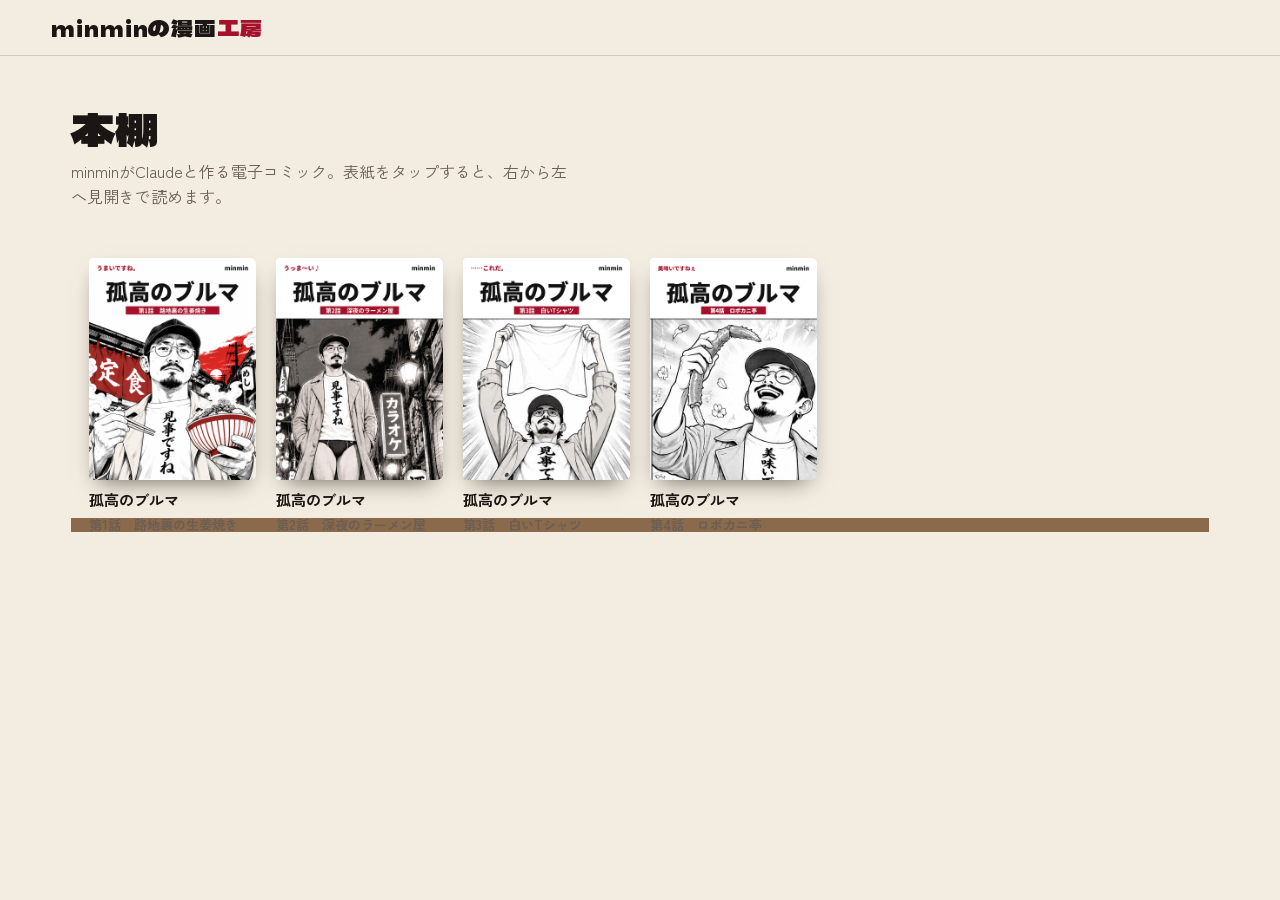
<file: manga/index.html>
<!DOCTYPE html>
<html lang="ja">
<head>
<meta charset="utf-8">
<meta name="viewport" content="width=device-width,initial-scale=1">
<title>minminの漫画工房</title>
<meta name="description" content="minminがClaudeと作る電子コミックの本棚。">
<meta property="og:type" content="book">
<meta property="og:title" content="minminの漫画工房">
<meta property="og:description" content="minminがClaudeと作る電子コミックの本棚。">
<meta property="og:url" content="https://minmin4410.github.io/minmin-portfolio/manga/">
<meta property="og:image" content="https://minmin4410.github.io/minmin-portfolio/manga/kokou-no-buruma-04/banner.png">
<meta property="og:image:width" content="1200">
<meta property="og:image:height" content="675">
<meta name="twitter:card" content="summary_large_image">
<meta name="twitter:site" content="@minmin_4410">
<meta name="twitter:title" content="minminの漫画工房">
<meta name="twitter:description" content="minminがClaudeと作る電子コミックの本棚。">
<meta name="twitter:image" content="https://minmin4410.github.io/minmin-portfolio/manga/kokou-no-buruma-04/banner.png">

<link rel="preconnect" href="https://fonts.googleapis.com">
<link rel="preconnect" href="https://fonts.gstatic.com" crossorigin>
<link href="https://fonts.googleapis.com/css2?family=Dela+Gothic+One&family=Reggae+One&family=Zen+Kaku+Gothic+New:wght@500;700;900&family=Zen+Old+Mincho:wght@700&display=swap" rel="stylesheet">
<style>
/*
VOICE: 町の古本屋の棚と、少年誌の誌面。遊び心はあるが道具として静か。
IDEA: 本棚から一冊抜いて、右から左へ見開きでめくる日本の漫画そのもの。
PICTURE: 本棚の背表紙と表紙、開くと白い見開きページとコマ枠。
COLOUR and TYPE: 生成り地×墨×深紅。見出しはDela Gothic One、セリフはZen Kaku Gothic、擬音はReggae One。
LAYOUT: 上に細い帯、本棚グリッド。読む画面は黒い台の上に見開きを最大表示。
*/
:root{color-scheme:light dark;--bg:light-dark(#f3ece0,#16120f);--ink:light-dark(#1b1613,#efe7da);--sub:light-dark(#6b5f55,#b3a698);--line:light-dark(#d8ccb9,#3a322b);--card:light-dark(#fffaf1,#211b17);--red:#a3122a;--red2:light-dark(#a3122a,#e0485e)}
:root[data-theme=light]{color-scheme:light}:root[data-theme=dark]{color-scheme:dark}
*{box-sizing:border-box;min-width:0}
body{margin:0;background:var(--bg);color:var(--ink);font:16px/1.6 "Zen Kaku Gothic New",system-ui,sans-serif;overflow-x:clip}
button,select,input,textarea{font:inherit;color:inherit}
button{cursor:pointer;min-height:44px;border-radius:10px;border:1.5px solid var(--ink);background:transparent;padding:0 16px;font-weight:700}
button.pri{background:var(--red);border-color:var(--red);color:#fff}
button:focus-visible,a:focus-visible,select:focus-visible,input:focus-visible,textarea:focus-visible{outline:3px solid var(--red2);outline-offset:2px}
.bar{display:flex;align-items:center;gap:12px;padding:10px max(4vw,14px);border-bottom:1px solid var(--line);flex-wrap:wrap}
.logo{font-family:"Dela Gothic One";font-size:22px;letter-spacing:.04em;text-decoration:none;color:var(--ink)}
.logo b{color:var(--red2);font-weight:400}
.bar nav{margin-inline-start:auto;display:flex;gap:8px;flex-wrap:wrap}
.bar nav a{padding:8px 14px;border-radius:999px;text-decoration:none;color:var(--ink);font-weight:700;font-size:15px}
.bar nav a[aria-current]{background:var(--ink);color:var(--bg)}
.band{padding:clamp(22px,4vw,48px) max(4vw,14px);max-width:1240px;margin:auto}
h1{font-family:"Dela Gothic One";font-weight:400;font-size:clamp(28px,4.5vw,44px);line-height:1.1;margin:0 0 6px;text-wrap:balance}
h2{font-size:20px;margin:28px 0 12px}
.lead{color:var(--sub);margin:0 0 22px;max-width:62ch}
/* 本棚 */
.shelf{display:grid;grid-template-columns:repeat(auto-fill,minmax(150px,1fr));align-items:end;gap:26px 20px;padding:26px 18px 0;background:linear-gradient(transparent calc(100% - 14px),light-dark(#8a6a4a,#4a382a) 0) ;background-size:100% 300px}
.book{display:block;text-align:start;border:0;padding:0;background:none;min-height:0;border-radius:0}
.cv{aspect-ratio:2/3;border-radius:3px 6px 6px 3px;box-shadow:0 10px 22px -10px #0009,inset 6px 0 0 #0002;overflow:hidden;transition:transform .25s}
.book:hover .cv{transform:translateY(-6px) rotate(-1deg)}
.book p{margin:10px 0 0;font-weight:700;font-size:15px;line-height:1.35}
.book small{color:var(--sub);font-size:13px}
.tag{display:inline-block;font-size:12px;padding:1px 8px;border-radius:999px;background:var(--red);color:#fff;margin-inline-start:6px;vertical-align:2px}
/* 自動表紙 */
.acv{position:relative;width:100%;height:100%;background:var(--red);color:#fff;display:flex;flex-direction:row-reverse;padding:8% 7%;gap:6%;container-type:inline-size}
.acv .t{writing-mode:vertical-rl;font-family:"Dela Gothic One";font-size:26cqw;line-height:1;letter-spacing:.02em;text-shadow:3px 3px 0 #000}
.acv .e{writing-mode:vertical-rl;font-size:7cqw;font-weight:900;background:#fff;color:#111;padding:4% 2%;align-self:flex-start}
.acv .a{position:absolute;left:7%;bottom:6%;font-size:7cqw;font-weight:900}
.acv .s{position:absolute;left:7%;top:8%;font-family:"Reggae One";font-size:9cqw;writing-mode:vertical-rl;color:#ffe9c9}
.acv img,.cv>img{width:100%;height:100%;object-fit:contain;display:block}
/* リーダー */
.reader{position:fixed;inset:0;background:#0d0b0a;color:#eee;display:flex;flex-direction:column;z-index:5}
.rtop{display:flex;align-items:center;gap:10px;padding:8px 12px;flex-wrap:wrap}
.rtop button{border-color:#555;color:#eee;min-height:40px}
.rtop .ti{font-weight:700;font-size:15px;flex:1}
.rtop .ti small{color:#aaa;font-weight:500;margin-inline-start:8px}
.stage{flex:1;position:relative;overflow:hidden;touch-action:none;user-select:none;-webkit-user-select:none}
.slide{position:absolute;inset:4px;display:grid;place-items:center;will-change:transform}
.frm{position:relative;overflow:hidden;background:#fff;box-shadow:0 20px 50px #000a}
.frm>img{display:block;max-width:none;pointer-events:none}
.frm>.pg,.frm>.dbl{width:100%;height:100%}
.dbl{display:flex;flex-direction:row-reverse}
.pg{flex:1;height:100%;background:#fff;color:#111;position:relative;container-type:inline-size;overflow:hidden}
.pg.half{background-size:200% 100%;background-repeat:no-repeat}
.dbl .pg+.pg{border-inline-end:1px solid #ddd}
.nm{position:absolute;inset:5.5% 6% 6.5%;display:grid;grid-template:repeat(12,1fr)/repeat(6,1fr);gap:2.2cqw 1.6cqw;direction:rtl}
.pn{border:.55cqw solid #111;position:relative;direction:ltr;overflow:hidden;background:#fff}
.pn.big{border-width:.8cqw}
.pn .d{position:absolute;left:2%;bottom:2%;right:40%;font-size:2.3cqw;line-height:1.35;color:#8a8580}
.bubs{position:absolute;inset:4% 4% auto auto;display:flex;flex-direction:row-reverse;flex-wrap:wrap;gap:2cqw;align-items:flex-start;max-width:92%;max-height:80%}
.b{writing-mode:vertical-rl;font-weight:700;font-size:3.1cqw;line-height:1.3;background:#fff;border:.4cqw solid #111;border-radius:50%;padding:3.2cqw 2.2cqw;max-height:30cqw}
.b.nar{border-radius:0;font-family:"Zen Old Mincho";font-weight:700;background:#fff}
.b.whis{border-style:dashed;font-size:2.6cqw;font-weight:500}
.b.big{font-size:5.2cqw;font-weight:900;padding:4cqw 3cqw;max-height:none}
.sfx{position:absolute;left:6%;top:40%;font-family:"Reggae One";font-size:10cqw;line-height:1;color:#111;-webkit-text-stroke:.5cqw #fff;paint-order:stroke fill;transform:rotate(-8deg);writing-mode:vertical-rl}
.big .sfx{font-size:15cqw;left:8%;top:18%}
.mark{position:absolute;left:0;top:0;font-size:2.2cqw;padding:.3cqw 1.2cqw;background:#111;color:#fff;font-weight:700}
.mark.h{background:var(--red)}
.ttl{position:absolute;left:5%;top:6%;writing-mode:vertical-rl;font-family:"Dela Gothic One";font-size:9cqw;line-height:1;color:var(--red);-webkit-text-stroke:.4cqw #fff;paint-order:stroke fill}
.end{position:absolute;left:4%;bottom:6%;font-family:"Dela Gothic One";font-size:6cqw;color:#111}
.nno{position:absolute;bottom:1.5%;font-size:2.4cqw;color:#999}
.pg:nth-child(odd) .nno{right:4%}.pg:nth-child(even) .nno{left:4%}
.rbot{display:flex;align-items:center;gap:12px;padding:8px 14px 4px}
.nb{border-color:#555;color:#eee;min-height:40px;padding:0 12px;font-size:14px}
.prog{flex:1;height:4px;background:#333;border-radius:4px;overflow:hidden}
.prog{direction:rtl}.prog i{display:block;height:100%;background:var(--red2);transition:width .25s}
.endc{display:grid;place-items:center;text-align:center}
.endin{width:80%;display:flex;flex-direction:column;align-items:center}
.endk{margin:0;font-size:4cqw;font-weight:700;color:#555}
.endt{margin:1cqw 0 5cqw;font-family:"Dela Gothic One";font-size:16cqw;line-height:1;color:#111}
.nx{display:flex;flex-direction:column;align-items:center;width:100%}
.nxc{width:42%;box-shadow:0 2cqw 4cqw -1cqw #0007;border-radius:1cqw;overflow:hidden}
.nxc{position:relative}.nxc img{position:absolute;inset:0;width:100%;height:100%;object-fit:contain;display:block}
.nxl{margin:4cqw 0 0;font-size:3.6cqw;color:#a3122a;font-weight:700}
.nxe{margin:.5cqw 0 3cqw;font-size:4.6cqw;font-weight:900;color:#111}
.nxb{background:#a3122a;border-color:#a3122a;color:#fff;font-size:max(15px,4cqw);padding:0 6cqw;min-height:44px}
.shb{margin-top:3cqw;border-color:#999;color:#333;font-size:max(14px,3.4cqw);min-height:44px}
.hint{font-size:12px;color:#888;text-align:center;padding-bottom:6px}
/* フォーム */
.form{display:grid;gap:14px;max-width:760px}
label{font-weight:700;font-size:15px;display:grid;gap:6px}
input,textarea,select{border:1.5px solid var(--line);background:var(--card);border-radius:10px;padding:10px 12px;font-size:16px}
textarea{min-height:140px;resize:vertical}
.row{display:flex;gap:10px;flex-wrap:wrap;align-items:center}
.rule{background:var(--card);border:1px solid var(--line);border-radius:14px;padding:16px 18px;font-size:15px}
.rule ul{margin:6px 0 0;padding-inline-start:1.2em}
.prm{background:var(--card);border:1px solid var(--line);border-radius:12px;padding:14px;margin-top:12px}
.prm pre{white-space:pre-wrap;font-size:14px;margin:8px 0;font-family:inherit}
.mini{display:flex;flex-direction:row-reverse;aspect-ratio:1.414;max-width:640px;border:1px solid var(--line);margin-top:10px}
.err{color:var(--red2);font-weight:700}
canvas{display:none;max-width:100%;height:auto;border-radius:8px;box-shadow:0 8px 24px -10px #0008;display:block}
.cols{display:grid;grid-template-columns:minmax(0,1fr) minmax(0,1fr);gap:24px}
@media(max-width:800px){.cols{grid-template-columns:minmax(0,1fr)}}
@media(max-width:600px){.shelf{grid-template-columns:repeat(2,minmax(0,1fr))}.bar nav a{padding:8px 10px}}
@media(prefers-reduced-motion:reduce){.cv{transition:none}}
</style>
</head>
<body>
<header class="bar">
 <a class="logo" href="#shelf">minminの漫画<b>工房</b></a>
 
</header>
<main id="main"></main>
<div id="rd"></div>
<script>
{
const $=s=>document.querySelector(s);
const esc=s=>String(s??'').replace(/[&<>"']/g,c=>({'&':'&amp;','<':'&lt;','>':'&gt;','"':'&quot;',"'":'&#39;'}[c]));
let BOOKS=[],DRAFTS=[];
try{DRAFTS=JSON.parse(localStorage.getItem('mk-drafts')||'[]')}catch(e){}
const saveDrafts=()=>{try{localStorage.setItem('mk-drafts',JSON.stringify(DRAFTS))}catch(e){}};
const all=()=>[...BOOKS,...DRAFTS];

const autoCover=b=>`<div class="acv"><div class="t">${esc(b.title)}</div><div class="e">${esc(b.episode||'')}</div><div class="s">${esc(b.tagline||'')}</div><div class="a">${esc(b.author||'')}</div></div>`;
const coverHTML=b=>b.cover?`<img src="${esc(b.cover)}" alt="${esc(b.title)} 表紙">`:autoCover(b);

/* ---- 本棚 ---- */
function shelf(){
 const card=(b,d)=>`<button class="book" data-open="${esc(b.id)}"><div class="cv" style="aspect-ratio:${b.cw||2}/${b.ch||3}">${coverHTML(b)}</div><p>${esc(b.title)}${b.status?`<span class="tag">${esc(b.status)}</span>`:''}</p><small>${esc(b.episode||'')}${d?'・この端末の下書き':''}</small></button>`;
 $('#main').innerHTML=`<section class="band"><h1>本棚</h1><p class="lead">minminがClaudeと作る電子コミック。表紙をタップすると、右から左へ見開きで読めます。</p>
 <div class="shelf">${BOOKS.map(b=>card(b)).join('')}${DRAFTS.map(b=>card(b,1)).join('')}</div></section>`;
}

/* ---- ページ描画 ---- */
function pageHTML(sp,pi,b){
 const p=sp.pages[pi];
 if(sp.img){
  const pos=pi===0?'100% 0':'0 0';
  return `<div class="pg half" style="background-image:url('${esc(sp.img)}');background-position:${pos}"></div>`;
 }
 const pans=p.panels.map(x=>{
  const lines=(x.lines||[]).map(l=>`<div class="b ${esc(l.k||'say')}">${esc(l.t)}</div>`).join('');
  return `<div class="pn${x.big?' big':''}" style="grid-area:${esc(x.a)}">
   ${x.hook?'<span class="mark h">ヒキ</span>':x.big?'<span class="mark">見せ場</span>':''}
   ${x.title?`<div class="ttl">${esc(b.title)}</div>`:''}
   ${x.sfx?`<div class="sfx">${esc(x.sfx)}</div>`:''}
   <div class="bubs">${lines}</div>
   <div class="d">${esc(x.desc)}</div>
   ${x.end?'<div class="end">完</div>':''}</div>`}).join('');
 return `<div class="pg"><div class="nm">${pans}</div><span class="nno">${p.n}</span></div>`;
}
function coverPage(b){return `<div class="pg" style="padding:0">${coverHTML(b)}</div>`}

/* ---- リーダー ---- */
let R=null;
function openBook(id){
 const b=all().find(x=>x.id===id); if(!b)return;
 R={b,i:0};$('#rd').innerHTML='';
 if(location.hash!=='#'+id)history.replaceState(null,'','#'+id);
 drawReader();
}
function items(){
 const b=R.b,one=innerWidth<720||innerHeight>innerWidth*1.1;
 const list=[{k:'cover'}];
 b.spreads.forEach((s,si)=>{ if(one){list.push({k:'p',si,pi:0},{k:'p',si,pi:1})} else list.push({k:'s',si}) });
 list.push({k:'end'});
 return {list,one};
}
// 1枚分の中身と、その「本来の縦横比」を返す。比率は絶対に変えない
function frameOf(it){
 const b=R.b;
 if(it.k==='end')return{aw:.707,ah:1,html:endHTML()};
 if(it.k==='cover')return b.cover?{aw:b.cw||2,ah:b.ch||3,img:b.cover,x0:0,x1:b.cw||2,iw:b.cw||2}:{aw:2,ah:3,html:coverPage(b)};
 const sp=b.spreads[it.si];
 if(it.k==='s')return sp.img?{aw:sp.w,ah:sp.h,img:sp.img,x0:0,x1:sp.w,iw:sp.w}:{aw:1.414,ah:1,html:`<div class="dbl">${pageHTML(sp,0,b)}${pageHTML(sp,1,b)}</div>`};
 if(sp.img){const g=sp.gx||sp.w/2;const[x0,x1]=it.pi===0?[g,sp.w]:[0,g];return{aw:x1-x0,ah:sp.h,img:sp.img,x0,x1,iw:sp.w}}
 return{aw:.707,ah:1,html:pageHTML(sp,it.pi,b)};
}
function nextOf(b){const key=x=>x.series||x.title;const list=all().filter(x=>key(x)===key(b));const i=list.findIndex(x=>x.id===b.id);return i>=0?list[i+1]:null}
function endHTML(){
 const b=R.b,n=nextOf(b);
 return `<div class="pg endc"><div class="endin">
  <p class="endk">${esc(b.episode||b.title)}</p><p class="endt">完</p>
  ${n?`<div class="nx"><div class="nxc" style="aspect-ratio:${n.cw||2}/${n.ch||3}">${coverHTML(n)}</div>
   <p class="nxl">次の話</p><p class="nxe">${esc(n.episode||n.title)}</p>
   <button class="nxb" data-open="${esc(n.id)}">次の話を読む ‹</button></div>`
  :`<p class="nxl" style="margin-top:8cqw">次の話は準備中です</p>`}
  <button class="shb" data-close="1">本棚に戻る</button></div></div>`;
}
function frameHTML(f){
 if(f.img)return `<div class="frm" data-aw="${f.aw}" data-ah="${f.ah}" data-x0="${f.x0}" data-iw="${f.iw}"><img src="${esc(f.img)}" alt="" draggable="false"></div>`;
 return `<div class="frm" data-aw="${f.aw}" data-ah="${f.ah}">${f.html}</div>`;
}
function layout(){
 const s=$('#stg');if(!s)return;const SW=s.clientWidth-8,SH=s.clientHeight-8;
 s.querySelectorAll('.frm').forEach(f=>{
  const aw=+f.dataset.aw,ah=+f.dataset.ah;let h=SH,w=h*aw/ah;if(w>SW){w=SW;h=w*ah/aw}
  f.style.width=w+'px';f.style.height=h+'px';
  const im=f.querySelector(':scope>img');
  if(im){const k=h/ah;im.style.height=h+'px';im.style.width=(+f.dataset.iw*k)+'px';im.style.marginLeft=(-f.dataset.x0*k)+'px'}
 });
}
function labelOf(it){const b=R.b;return it.k==='end'?'おわり':it.k==='cover'?'表紙':it.k==='s'?b.spreads[it.si].label:`${b.spreads[it.si].label}（${it.pi?'左':'右'}ページ）`}
function drawReader(dir){
 if(!R){$('#rd').innerHTML='';return}
 const {list}=items(); R.i=Math.max(0,Math.min(R.i,list.length-1));
 const it=list[R.i],b=R.b;
 if(!$('.reader')){
  $('#rd').innerHTML=`<div class="reader" role="dialog" aria-label="${esc(b.title)}">
  <div class="rtop"><button id="cl">← 本棚</button><div class="ti">${esc(b.title)}<small>${esc(b.episode||'')}</small></div></div>
  <div class="stage" id="stg"><div class="slide" id="sl"></div></div>
  <div class="rbot"><button class="nb" id="nx" aria-label="次へ">‹ 次へ</button><div class="prog"><i id="pg"></i></div><button class="nb" id="pv" aria-label="前へ">前へ ›</button></div>
  <div class="hint" id="lb"></div></div>`;
  $('#cl').onclick=closeReader;
  $('#nx').onclick=()=>go(1);$('#pv').onclick=()=>go(-1);
  bindSwipe($('#stg'));
 }
 $('#sl').innerHTML=frameHTML(frameOf(it));
 layout();
 const sl=$('#sl');
 if(dir&&!matchMedia('(prefers-reduced-motion:reduce)').matches){
  sl.style.transition='none';sl.style.transform=`translateX(${dir>0?'-':''}40%)`;sl.style.opacity='0';
  requestAnimationFrame(()=>requestAnimationFrame(()=>{sl.style.transition='transform .28s ease,opacity .28s';sl.style.transform='none';sl.style.opacity='1'}));
 }else{sl.style.transition='none';sl.style.transform='none';sl.style.opacity='1'}
 $('#pg').style.width=(R.i+1)/list.length*100+'%';
 $('#lb').textContent=`${labelOf(it)}　${R.i+1}/${list.length}　右へスワイプで次へ`;
 // 次の画像を先読み
 const nx=list[R.i+1];if(nx){const f=frameOf(nx);if(f.img){const p=new Image();p.src=f.img}}
}
function bindSwipe(s){
 let x0=null,y0=0,dx=0,t0=0,drag=false;
 s.addEventListener('pointerdown',e=>{if(e.target.closest('button'))return;x0=e.clientX;y0=e.clientY;dx=0;t0=Date.now();drag=false;s.setPointerCapture(e.pointerId)});
 s.addEventListener('pointermove',e=>{if(x0==null)return;dx=e.clientX-x0;if(Math.abs(dx)>8)drag=true;if(drag){const sl=$('#sl');sl.style.transition='none';sl.style.transform=`translateX(${dx}px)`;sl.style.opacity=String(1-Math.min(.5,Math.abs(dx)/600))}});
 const end=e=>{if(x0==null)return;const dt=Date.now()-t0,W=s.clientWidth;const sx=x0;x0=null;
  if(drag&&(Math.abs(dx)>W*.18||(Math.abs(dx)>30&&dt<300))){const d=dx>0?1:-1;if(!go(d))snap()}
  else if(!drag){ // タップ：左側で次、右側で前
   const r=s.getBoundingClientRect(),p=(sx-r.left)/r.width;if(p<.35)go(1);else if(p>.65)go(-1)}
  else snap()};
 s.addEventListener('pointerup',end);s.addEventListener('pointercancel',()=>{x0=null;snap()});
}
function snap(){const sl=$('#sl');if(!sl)return;sl.style.transition='transform .2s,opacity .2s';sl.style.transform='none';sl.style.opacity='1'}
function go(d){if(!R)return false;const n=items().list.length;const j=R.i+d;if(j<0||j>=n)return false;R.i=j;drawReader(d);return true}
function closeReader(){R=null;$('#rd').innerHTML='';history.replaceState(null,'','#shelf');route()}
addEventListener('keydown',e=>{if(!R)return;if(e.key==='ArrowLeft')go(1);if(e.key==='ArrowRight')go(-1);if(e.key==='Escape')closeReader()});
let lastOne=null;
addEventListener('resize',()=>{if(!R)return;const one=items().one;if(one!==lastOne){lastOne=one;$('#rd').innerHTML='';R.i=0;drawReader()}else layout()});

/* ---- ネームを作る ---- */
const RULES=`あなたは日本の少年誌・青年誌の漫画編集者兼ネーム作家です。以下のルールで、あらすじから見開き単位のネームを作ります。
【読み順】日本の漫画は右から左。見開きは右ページ→左ページ。各ページ内は右上→左へ、次の段へ下がって右→左。
【コマ座標】各ページは12行×6列のグリッド。列1が一番右、列6が一番左（右から数える）。コマはCSSのgrid-area形式 "行開始/列開始/行終了/列終了"（終了は+1した線番号。例: 上半分全幅 "1/1/7/7"）。コマ同士を重ねない。1ページ3〜6コマ。
【演出】見せ場は大ゴマ(big:true)。最大の見せ場は「ページをめくった直後」の右ページ上部に置く。各見開きの左ページ左下（最終行・列4〜6側の最後のコマ）には次が気になる「ヒキ」(hook:true)を置く。定番ギャグは毎回同じ型で繰り返す。擬音(sfx)は短いカタカナ。
【セリフ】lines の k は say(台詞) / whis(ひそひそ・心の声) / nar(ナレーション) / big(決め台詞)。1つ15字程度まで。
【画像プロンプト】各見開きに、画像生成AI用の日本語プロンプト(prompt)を書く。「日本の漫画の見開き2ページ、モノクロ、Gペンとスクリーントーン、右から左へ読むコマ割り、白い空の吹き出し」を含め、右ページと左ページのコマ内容を順に具体的に描写する。キャラの外見は毎回明記する。
出力はJSONのみ: {"title":"","episode":"","tagline":"","spreads":[{"label":"","prompt":"","pages":[{"n":1,"panels":[{"a":"1/1/7/7","big":true,"hook":false,"title":false,"end":false,"desc":"絵の説明","sfx":"","lines":[{"t":"","k":"say"}]}]},{"n":2,"panels":[...]}]}]}  最初の見開きの最初のコマに title:true、最後のコマに end:true。`;
let SAMPLE=null;
function newView(){
 $('#main').innerHTML=`<section class="band"><h1>ネームを作る</h1><p class="lead">あらすじを書くと、Claudeが日本の漫画の作法でコマ割り・セリフ・見開きごとの画像プロンプトまで組み立てます。できたネームはこの端末の本棚に下書きとして入ります。</p>
 <div class="cols"><form class="form" id="nf">
  <label>タイトル<input id="f-t" required placeholder="例：孤高のブルマ"></label>
  <label>話数・サブタイトル<input id="f-e" placeholder="例：第2話　深夜のラーメン"></label>
  <label>登場人物（見た目・口調）<textarea id="f-c" style="min-height:90px" placeholder="例：紺キャップ、丸メガネ、あごひげ、ベージュのコートに紺ブルマと白靴下。丁寧語で独り言が多い"></textarea></label>
  <label>あらすじ<textarea id="f-s" required placeholder="起承転結をざっくり。見せたい場面や定番ネタも書く"></textarea></label>
  <div class="row"><label style="display:flex;align-items:center;gap:8px">見開き数<select id="f-n"><option>2</option><option selected>3</option><option>4</option></select></label>
  <button class="pri" id="gen">ネームを作る</button></div>
  <p id="st" aria-live="polite"></p></form>
  <div class="rule"><b>このツールが守る作法</b><ul>
   <li>右上→左→下の段へ、右から左に読む</li><li>見せ場は大ゴマ。最大の見せ場はページをめくった直後の右ページ</li>
   <li>見開きの左下には次をめくりたくなる「ヒキ」</li><li>定番ギャグは毎回同じ型で繰り返す</li>
   <li>絵の中の吹き出しは空にして、文字は後から縦書きで正確に入れる</li></ul>
   <p style="margin:12px 0 0;color:var(--sub);font-size:14px">キャラや背景、ロゴの画像はチャットに添付してください。生成した見開き画像を添付すると、セリフを入れて本棚に並べます。</p></div></div>
 <div id="out"></div></section>`;
 $('#nf').onsubmit=async e=>{e.preventDefault();
  const st=$('#st');if(!SAMPLE){st.innerHTML='<span class="err">この表示ではClaudeを呼び出せません。claude.aiでこのページを開いてください。</span>';return}
  const n=$('#f-n').value;
  const input=`${RULES}\n\n# 依頼\nタイトル: ${$('#f-t').value}\n話数: ${$('#f-e').value}\n見開き数: ${n}（${n*2}ページ）\n登場人物: ${$('#f-c').value}\nあらすじ:\n${$('#f-s').value}`;
  $('#gen').disabled=true;st.textContent='ネームを組んでいます…（1分ほどかかります）';
  try{
   const v=await SAMPLE.json(input,{modelTier:'complex'});
   const b={id:'d'+Date.now(),author:'minmin',status:'下書き',cover:null,...v,title:v.title||$('#f-t').value};
   b.spreads=(b.spreads||[]).map(s=>({img:null,...s}));
   DRAFTS.unshift(b);saveDrafts();st.textContent='できました。本棚にも入りました。';showDraft(b);
  }catch(err){st.innerHTML=`<span class="err">${err.code==='rate_limited'?'混み合っています。少し待ってからもう一度押してください。':err.code==='not_granted'?'Claudeの呼び出しが許可されませんでした。':'うまく作れませんでした。もう一度お試しください。'}</span>`}
  $('#gen').disabled=false};
}
function showDraft(b){
 $('#out').innerHTML=`<h2>${esc(b.title)}　${esc(b.episode||'')}</h2><button data-open="${esc(b.id)}" class="pri">読んでみる</button>
 ${b.spreads.map((s,i)=>`<div class="prm"><b>${esc(s.label||'見開き'+(i+1))}</b><div class="mini">${pageHTML(s,0,b)}${pageHTML(s,1,b)}</div>
  <pre id="p${i}">${esc(s.prompt||'')}</pre><button data-copy="p${i}">プロンプトをコピー</button></div>`).join('')}`;
}

/* ---- Xバナー ---- */
let DL=null;
function bannerView(){
 const opts=all().map(b=>`<option value="${esc(b.id)}">${esc(b.title)}　${esc(b.episode||'')}</option>`).join('');
 $('#main').innerHTML=`<section class="band"><h1>Xバナー</h1><p class="lead">投稿用の横長バナー（1200×675）を表紙とタイトルから作ります。Xに投稿するときはこの画像を添付し、本文に作品のリンクを貼ってください。</p>
 <div class="row" style="margin-bottom:14px"><select id="bsel" aria-label="作品">${opts}</select>
 <button id="bsave" class="pri" hidden>画像を保存</button></div>
 <canvas id="cv" width="1200" height="675"></canvas><img id="bimg" alt="バナー画像" style="max-width:100%;border-radius:8px;box-shadow:0 8px 24px -10px #0008"><p id="bst" style="color:var(--sub);font-size:14px">スマホは画像を長押しでも保存できます。</p></section>`;
 $('#bsel').onchange=drawBanner;drawBanner();
 if(DL)$('#bsave').hidden=false;
 $('#bsave').onclick=()=>{$('#cv').toBlob(async bl=>{try{await DL.save({filename:'banner.png',data:bl})}catch(e){$('#bst').textContent='保存がキャンセルされました。画像の長押しでも保存できます。'}},'image/png')};
}
async function drawBanner(){
 const b=all().find(x=>x.id===$('#bsel')?.value)||all()[0];if(!b)return;
 const c=$('#cv'),g=c.getContext('2d'),W=1200,H=675;
 try{await Promise.all(['72px "Dela Gothic One"','40px "Reggae One"','700 30px "Zen Kaku Gothic New"'].map(f=>document.fonts.load(f,b.title+b.episode)))}catch(e){}
 g.fillStyle='#f3ece0';g.fillRect(0,0,W,H);
 // 集中線
 g.save();g.translate(330,337);g.strokeStyle='#a3122a22';for(let i=0;i<90;i++){g.rotate(Math.PI*2/90);g.lineWidth=2+(i%3)*2;g.beginPath();g.moveTo(180,0);g.lineTo(900,0);g.stroke()}g.restore();
 g.fillStyle='#a3122a';g.fillRect(0,0,W,22);g.fillRect(0,H-22,W,22);
 // 表紙
 const ch=555,cw=b.cover&&b.cw?Math.round(ch*b.cw/b.ch):370,cx=80,cy=60;
 g.fillStyle='#0004';g.fillRect(cx+12,cy+14,cw,ch);
 if(b.cover){await new Promise(r=>{const im=new Image();im.onload=()=>{const s=Math.min(cw/im.width,ch/im.height),w=im.width*s,h=im.height*s;g.save();g.beginPath();g.rect(cx,cy,cw,ch);g.clip();g.drawImage(im,cx+(cw-w)/2,cy+(ch-h)/2,w,h);g.restore();r()};im.onerror=r;im.src=b.cover})}
 else{g.fillStyle='#a3122a';g.fillRect(cx,cy,cw,ch);g.fillStyle='#fff';const tc=[...b.title],tz=Math.min(92,Math.floor((ch-130)/tc.length));g.font=tz+'px "Dela Gothic One"';g.textAlign='center';tc.forEach((ch2,i)=>g.fillText(ch2,cx+cw-80,cy+40+tz+i*tz*1.04));g.font='700 28px "Zen Kaku Gothic New"';g.textAlign='left';g.fillText(b.author||'',cx+24,cy+ch-28)}
 g.strokeStyle='#1b1613';g.lineWidth=5;g.strokeRect(cx,cy,cw,ch);
 // 文字
 g.textAlign='left';g.fillStyle='#1b1613';
 const TX=cx+cw+56,TW=W-TX-50;let fs=Math.min(130,Math.floor(TW/[...b.title].length));g.font=`${fs}px "Dela Gothic One"`;g.fillText(b.title,TX,250);
 g.font='700 38px "Zen Kaku Gothic New"';g.fillText(b.episode||'',TX+4,320);
 if(b.tagline){g.save();g.translate(TX+10,450);g.rotate(-.05);g.font=Math.min(64,Math.floor(TW/((b.tagline.length+2)*1.05)))+'px "Reggae One"';g.lineWidth=12;g.strokeStyle='#fff';g.strokeText('「'+b.tagline+'」',0,0);g.fillStyle='#a3122a';g.fillText('「'+b.tagline+'」',0,0);g.restore()}
 g.fillStyle='#1b1613';g.fillRect(TX,540,TW,64);g.fillStyle='#fff';g.font='700 28px "Zen Kaku Gothic New"';g.fillText(`電子コミック　｜　作 ${b.author||''} × Claude`,TX+22,583);
 try{$('#bimg').src=c.toDataURL('image/png')}catch(e){}
}

/* ---- ルーティング ---- */
function route(){
 const h=location.hash.slice(1)||'shelf';
 document.querySelectorAll('nav a').forEach(a=>a.toggleAttribute('aria-current',a.dataset.v===h));
 {shelf();if(all().some(b=>b.id===h))openBook(h)}
}
addEventListener('hashchange',()=>{if(R&&location.hash.slice(1)===R.b.id)return;R=null;drawReader();route()});
document.addEventListener('click',e=>{
 const o=e.target.closest('[data-open]');if(o){openBook(o.dataset.open);return}
 const cz=e.target.closest('[data-close]');if(cz){closeReader();return}
 const c=e.target.closest('[data-copy]');if(c){navigator.clipboard.writeText($('#'+c.dataset.copy).textContent).then(()=>{c.textContent='コピーしました'},()=>{c.textContent='長押しで選択してコピーしてください'})}
});
fetch('books.json').then(r=>r.json()).then(d=>{BOOKS=d;route()}).catch(()=>{$('#main').innerHTML='<p class="band err">本棚を読み込めませんでした。</p>'});
}
</script>
</body>
</html>
</file>
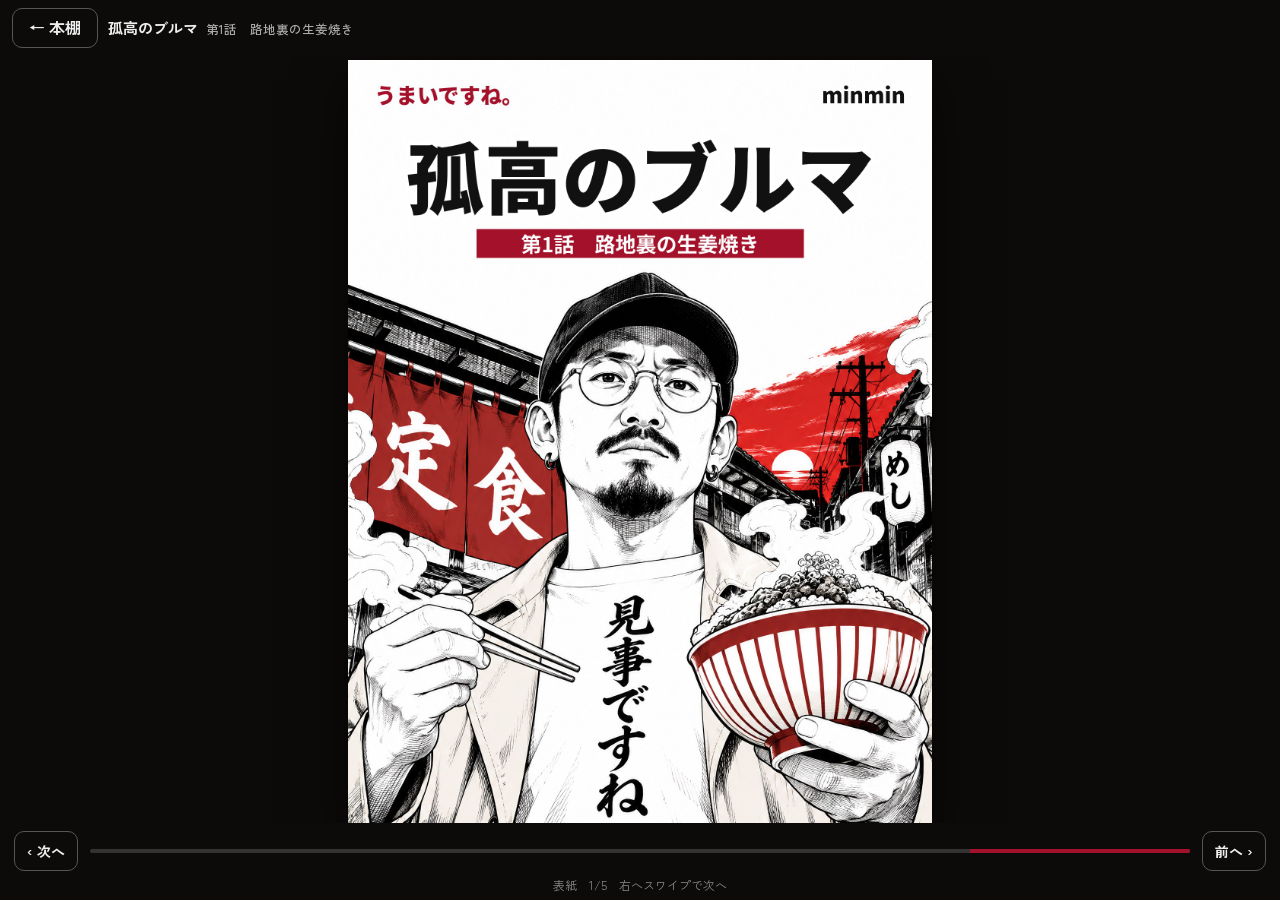
<file: manga/kokou-no-buruma-01/index.html>
<!DOCTYPE html>
<html lang="ja">
<head>
<meta charset="utf-8">
<meta name="viewport" content="width=device-width,initial-scale=1">
<title>孤高のブルマ　第1話　路地裏の生姜焼き</title>
<base href="../">
<meta name="description" content="電子コミック『孤高のブルマ』第1話　路地裏の生姜焼き。作 minmin × Claude。">
<meta property="og:type" content="book">
<meta property="og:title" content="孤高のブルマ　第1話　路地裏の生姜焼き">
<meta property="og:description" content="電子コミック『孤高のブルマ』第1話　路地裏の生姜焼き。作 minmin × Claude。">
<meta property="og:url" content="https://minmin4410.github.io/minmin-portfolio/manga/kokou-no-buruma-01/">
<meta property="og:image" content="https://minmin4410.github.io/minmin-portfolio/manga/kokou-no-buruma-01/banner.png">
<meta property="og:image:width" content="1200">
<meta property="og:image:height" content="675">
<meta name="twitter:card" content="summary_large_image">
<meta name="twitter:site" content="@minmin_4410">
<meta name="twitter:title" content="孤高のブルマ　第1話　路地裏の生姜焼き">
<meta name="twitter:description" content="電子コミック『孤高のブルマ』第1話　路地裏の生姜焼き。作 minmin × Claude。">
<meta name="twitter:image" content="https://minmin4410.github.io/minmin-portfolio/manga/kokou-no-buruma-01/banner.png">

<link rel="preconnect" href="https://fonts.googleapis.com">
<link rel="preconnect" href="https://fonts.gstatic.com" crossorigin>
<link href="https://fonts.googleapis.com/css2?family=Dela+Gothic+One&family=Reggae+One&family=Zen+Kaku+Gothic+New:wght@500;700;900&family=Zen+Old+Mincho:wght@700&display=swap" rel="stylesheet">
<style>
/*
VOICE: 町の古本屋の棚と、少年誌の誌面。遊び心はあるが道具として静か。
IDEA: 本棚から一冊抜いて、右から左へ見開きでめくる日本の漫画そのもの。
PICTURE: 本棚の背表紙と表紙、開くと白い見開きページとコマ枠。
COLOUR and TYPE: 生成り地×墨×深紅。見出しはDela Gothic One、セリフはZen Kaku Gothic、擬音はReggae One。
LAYOUT: 上に細い帯、本棚グリッド。読む画面は黒い台の上に見開きを最大表示。
*/
:root{color-scheme:light dark;--bg:light-dark(#f3ece0,#16120f);--ink:light-dark(#1b1613,#efe7da);--sub:light-dark(#6b5f55,#b3a698);--line:light-dark(#d8ccb9,#3a322b);--card:light-dark(#fffaf1,#211b17);--red:#a3122a;--red2:light-dark(#a3122a,#e0485e)}
:root[data-theme=light]{color-scheme:light}:root[data-theme=dark]{color-scheme:dark}
*{box-sizing:border-box;min-width:0}
body{margin:0;background:var(--bg);color:var(--ink);font:16px/1.6 "Zen Kaku Gothic New",system-ui,sans-serif;overflow-x:clip}
button,select,input,textarea{font:inherit;color:inherit}
button{cursor:pointer;min-height:44px;border-radius:10px;border:1.5px solid var(--ink);background:transparent;padding:0 16px;font-weight:700}
button.pri{background:var(--red);border-color:var(--red);color:#fff}
button:focus-visible,a:focus-visible,select:focus-visible,input:focus-visible,textarea:focus-visible{outline:3px solid var(--red2);outline-offset:2px}
.bar{display:flex;align-items:center;gap:12px;padding:10px max(4vw,14px);border-bottom:1px solid var(--line);flex-wrap:wrap}
.logo{font-family:"Dela Gothic One";font-size:22px;letter-spacing:.04em;text-decoration:none;color:var(--ink)}
.logo b{color:var(--red2);font-weight:400}
.bar nav{margin-inline-start:auto;display:flex;gap:8px;flex-wrap:wrap}
.bar nav a{padding:8px 14px;border-radius:999px;text-decoration:none;color:var(--ink);font-weight:700;font-size:15px}
.bar nav a[aria-current]{background:var(--ink);color:var(--bg)}
.band{padding:clamp(22px,4vw,48px) max(4vw,14px);max-width:1240px;margin:auto}
h1{font-family:"Dela Gothic One";font-weight:400;font-size:clamp(28px,4.5vw,44px);line-height:1.1;margin:0 0 6px;text-wrap:balance}
h2{font-size:20px;margin:28px 0 12px}
.lead{color:var(--sub);margin:0 0 22px;max-width:62ch}
/* 本棚 */
.shelf{display:grid;grid-template-columns:repeat(auto-fill,minmax(150px,1fr));align-items:end;gap:26px 20px;padding:26px 18px 0;background:linear-gradient(transparent calc(100% - 14px),light-dark(#8a6a4a,#4a382a) 0) ;background-size:100% 300px}
.book{display:block;text-align:start;border:0;padding:0;background:none;min-height:0;border-radius:0}
.cv{aspect-ratio:2/3;border-radius:3px 6px 6px 3px;box-shadow:0 10px 22px -10px #0009,inset 6px 0 0 #0002;overflow:hidden;transition:transform .25s}
.book:hover .cv{transform:translateY(-6px) rotate(-1deg)}
.book p{margin:10px 0 0;font-weight:700;font-size:15px;line-height:1.35}
.book small{color:var(--sub);font-size:13px}
.tag{display:inline-block;font-size:12px;padding:1px 8px;border-radius:999px;background:var(--red);color:#fff;margin-inline-start:6px;vertical-align:2px}
/* 自動表紙 */
.acv{position:relative;width:100%;height:100%;background:var(--red);color:#fff;display:flex;flex-direction:row-reverse;padding:8% 7%;gap:6%;container-type:inline-size}
.acv .t{writing-mode:vertical-rl;font-family:"Dela Gothic One";font-size:26cqw;line-height:1;letter-spacing:.02em;text-shadow:3px 3px 0 #000}
.acv .e{writing-mode:vertical-rl;font-size:7cqw;font-weight:900;background:#fff;color:#111;padding:4% 2%;align-self:flex-start}
.acv .a{position:absolute;left:7%;bottom:6%;font-size:7cqw;font-weight:900}
.acv .s{position:absolute;left:7%;top:8%;font-family:"Reggae One";font-size:9cqw;writing-mode:vertical-rl;color:#ffe9c9}
.acv img,.cv>img{width:100%;height:100%;object-fit:contain;display:block}
/* リーダー */
.reader{position:fixed;inset:0;background:#0d0b0a;color:#eee;display:flex;flex-direction:column;z-index:5}
.rtop{display:flex;align-items:center;gap:10px;padding:8px 12px;flex-wrap:wrap}
.rtop button{border-color:#555;color:#eee;min-height:40px}
.rtop .ti{font-weight:700;font-size:15px;flex:1}
.rtop .ti small{color:#aaa;font-weight:500;margin-inline-start:8px}
.stage{flex:1;position:relative;overflow:hidden;touch-action:none;user-select:none;-webkit-user-select:none}
.slide{position:absolute;inset:4px;display:grid;place-items:center;will-change:transform}
.frm{position:relative;overflow:hidden;background:#fff;box-shadow:0 20px 50px #000a}
.frm>img{display:block;max-width:none;pointer-events:none}
.frm>.pg,.frm>.dbl{width:100%;height:100%}
.dbl{display:flex;flex-direction:row-reverse}
.pg{flex:1;height:100%;background:#fff;color:#111;position:relative;container-type:inline-size;overflow:hidden}
.pg.half{background-size:200% 100%;background-repeat:no-repeat}
.dbl .pg+.pg{border-inline-end:1px solid #ddd}
.nm{position:absolute;inset:5.5% 6% 6.5%;display:grid;grid-template:repeat(12,1fr)/repeat(6,1fr);gap:2.2cqw 1.6cqw;direction:rtl}
.pn{border:.55cqw solid #111;position:relative;direction:ltr;overflow:hidden;background:#fff}
.pn.big{border-width:.8cqw}
.pn .d{position:absolute;left:2%;bottom:2%;right:40%;font-size:2.3cqw;line-height:1.35;color:#8a8580}
.bubs{position:absolute;inset:4% 4% auto auto;display:flex;flex-direction:row-reverse;flex-wrap:wrap;gap:2cqw;align-items:flex-start;max-width:92%;max-height:80%}
.b{writing-mode:vertical-rl;font-weight:700;font-size:3.1cqw;line-height:1.3;background:#fff;border:.4cqw solid #111;border-radius:50%;padding:3.2cqw 2.2cqw;max-height:30cqw}
.b.nar{border-radius:0;font-family:"Zen Old Mincho";font-weight:700;background:#fff}
.b.whis{border-style:dashed;font-size:2.6cqw;font-weight:500}
.b.big{font-size:5.2cqw;font-weight:900;padding:4cqw 3cqw;max-height:none}
.sfx{position:absolute;left:6%;top:40%;font-family:"Reggae One";font-size:10cqw;line-height:1;color:#111;-webkit-text-stroke:.5cqw #fff;paint-order:stroke fill;transform:rotate(-8deg);writing-mode:vertical-rl}
.big .sfx{font-size:15cqw;left:8%;top:18%}
.mark{position:absolute;left:0;top:0;font-size:2.2cqw;padding:.3cqw 1.2cqw;background:#111;color:#fff;font-weight:700}
.mark.h{background:var(--red)}
.ttl{position:absolute;left:5%;top:6%;writing-mode:vertical-rl;font-family:"Dela Gothic One";font-size:9cqw;line-height:1;color:var(--red);-webkit-text-stroke:.4cqw #fff;paint-order:stroke fill}
.end{position:absolute;left:4%;bottom:6%;font-family:"Dela Gothic One";font-size:6cqw;color:#111}
.nno{position:absolute;bottom:1.5%;font-size:2.4cqw;color:#999}
.pg:nth-child(odd) .nno{right:4%}.pg:nth-child(even) .nno{left:4%}
.rbot{display:flex;align-items:center;gap:12px;padding:8px 14px 4px}
.nb{border-color:#555;color:#eee;min-height:40px;padding:0 12px;font-size:14px}
.prog{flex:1;height:4px;background:#333;border-radius:4px;overflow:hidden}
.prog{direction:rtl}.prog i{display:block;height:100%;background:var(--red2);transition:width .25s}
.endc{display:grid;place-items:center;text-align:center}
.endin{width:80%;display:flex;flex-direction:column;align-items:center}
.endk{margin:0;font-size:4cqw;font-weight:700;color:#555}
.endt{margin:1cqw 0 5cqw;font-family:"Dela Gothic One";font-size:16cqw;line-height:1;color:#111}
.nx{display:flex;flex-direction:column;align-items:center;width:100%}
.nxc{width:42%;box-shadow:0 2cqw 4cqw -1cqw #0007;border-radius:1cqw;overflow:hidden}
.nxc{position:relative}.nxc img{position:absolute;inset:0;width:100%;height:100%;object-fit:contain;display:block}
.nxl{margin:4cqw 0 0;font-size:3.6cqw;color:#a3122a;font-weight:700}
.nxe{margin:.5cqw 0 3cqw;font-size:4.6cqw;font-weight:900;color:#111}
.nxb{background:#a3122a;border-color:#a3122a;color:#fff;font-size:max(15px,4cqw);padding:0 6cqw;min-height:44px}
.shb{margin-top:3cqw;border-color:#999;color:#333;font-size:max(14px,3.4cqw);min-height:44px}
.hint{font-size:12px;color:#888;text-align:center;padding-bottom:6px}
/* フォーム */
.form{display:grid;gap:14px;max-width:760px}
label{font-weight:700;font-size:15px;display:grid;gap:6px}
input,textarea,select{border:1.5px solid var(--line);background:var(--card);border-radius:10px;padding:10px 12px;font-size:16px}
textarea{min-height:140px;resize:vertical}
.row{display:flex;gap:10px;flex-wrap:wrap;align-items:center}
.rule{background:var(--card);border:1px solid var(--line);border-radius:14px;padding:16px 18px;font-size:15px}
.rule ul{margin:6px 0 0;padding-inline-start:1.2em}
.prm{background:var(--card);border:1px solid var(--line);border-radius:12px;padding:14px;margin-top:12px}
.prm pre{white-space:pre-wrap;font-size:14px;margin:8px 0;font-family:inherit}
.mini{display:flex;flex-direction:row-reverse;aspect-ratio:1.414;max-width:640px;border:1px solid var(--line);margin-top:10px}
.err{color:var(--red2);font-weight:700}
canvas{display:none;max-width:100%;height:auto;border-radius:8px;box-shadow:0 8px 24px -10px #0008;display:block}
.cols{display:grid;grid-template-columns:minmax(0,1fr) minmax(0,1fr);gap:24px}
@media(max-width:800px){.cols{grid-template-columns:minmax(0,1fr)}}
@media(max-width:600px){.shelf{grid-template-columns:repeat(2,minmax(0,1fr))}.bar nav a{padding:8px 10px}}
@media(prefers-reduced-motion:reduce){.cv{transition:none}}
</style>
</head>
<body>
<header class="bar">
 <a class="logo" href="#shelf">minminの漫画<b>工房</b></a>
 
</header>
<main id="main"></main>
<div id="rd"></div>
<script>if(!location.hash)history.replaceState(null,'','kokou-no-buruma-01/#kokou-no-buruma-01');</script>
<script>
{
const $=s=>document.querySelector(s);
const esc=s=>String(s??'').replace(/[&<>"']/g,c=>({'&':'&amp;','<':'&lt;','>':'&gt;','"':'&quot;',"'":'&#39;'}[c]));
let BOOKS=[],DRAFTS=[];
try{DRAFTS=JSON.parse(localStorage.getItem('mk-drafts')||'[]')}catch(e){}
const saveDrafts=()=>{try{localStorage.setItem('mk-drafts',JSON.stringify(DRAFTS))}catch(e){}};
const all=()=>[...BOOKS,...DRAFTS];

const autoCover=b=>`<div class="acv"><div class="t">${esc(b.title)}</div><div class="e">${esc(b.episode||'')}</div><div class="s">${esc(b.tagline||'')}</div><div class="a">${esc(b.author||'')}</div></div>`;
const coverHTML=b=>b.cover?`<img src="${esc(b.cover)}" alt="${esc(b.title)} 表紙">`:autoCover(b);

/* ---- 本棚 ---- */
function shelf(){
 const card=(b,d)=>`<button class="book" data-open="${esc(b.id)}"><div class="cv" style="aspect-ratio:${b.cw||2}/${b.ch||3}">${coverHTML(b)}</div><p>${esc(b.title)}${b.status?`<span class="tag">${esc(b.status)}</span>`:''}</p><small>${esc(b.episode||'')}${d?'・この端末の下書き':''}</small></button>`;
 $('#main').innerHTML=`<section class="band"><h1>本棚</h1><p class="lead">minminがClaudeと作る電子コミック。表紙をタップすると、右から左へ見開きで読めます。</p>
 <div class="shelf">${BOOKS.map(b=>card(b)).join('')}${DRAFTS.map(b=>card(b,1)).join('')}</div></section>`;
}

/* ---- ページ描画 ---- */
function pageHTML(sp,pi,b){
 const p=sp.pages[pi];
 if(sp.img){
  const pos=pi===0?'100% 0':'0 0';
  return `<div class="pg half" style="background-image:url('${esc(sp.img)}');background-position:${pos}"></div>`;
 }
 const pans=p.panels.map(x=>{
  const lines=(x.lines||[]).map(l=>`<div class="b ${esc(l.k||'say')}">${esc(l.t)}</div>`).join('');
  return `<div class="pn${x.big?' big':''}" style="grid-area:${esc(x.a)}">
   ${x.hook?'<span class="mark h">ヒキ</span>':x.big?'<span class="mark">見せ場</span>':''}
   ${x.title?`<div class="ttl">${esc(b.title)}</div>`:''}
   ${x.sfx?`<div class="sfx">${esc(x.sfx)}</div>`:''}
   <div class="bubs">${lines}</div>
   <div class="d">${esc(x.desc)}</div>
   ${x.end?'<div class="end">完</div>':''}</div>`}).join('');
 return `<div class="pg"><div class="nm">${pans}</div><span class="nno">${p.n}</span></div>`;
}
function coverPage(b){return `<div class="pg" style="padding:0">${coverHTML(b)}</div>`}

/* ---- リーダー ---- */
let R=null;
function openBook(id){
 const b=all().find(x=>x.id===id); if(!b)return;
 R={b,i:0};$('#rd').innerHTML='';
 if(location.hash!=='#'+id)history.replaceState(null,'','#'+id);
 drawReader();
}
function items(){
 const b=R.b,one=innerWidth<720||innerHeight>innerWidth*1.1;
 const list=[{k:'cover'}];
 b.spreads.forEach((s,si)=>{ if(one){list.push({k:'p',si,pi:0},{k:'p',si,pi:1})} else list.push({k:'s',si}) });
 list.push({k:'end'});
 return {list,one};
}
// 1枚分の中身と、その「本来の縦横比」を返す。比率は絶対に変えない
function frameOf(it){
 const b=R.b;
 if(it.k==='end')return{aw:.707,ah:1,html:endHTML()};
 if(it.k==='cover')return b.cover?{aw:b.cw||2,ah:b.ch||3,img:b.cover,x0:0,x1:b.cw||2,iw:b.cw||2}:{aw:2,ah:3,html:coverPage(b)};
 const sp=b.spreads[it.si];
 if(it.k==='s')return sp.img?{aw:sp.w,ah:sp.h,img:sp.img,x0:0,x1:sp.w,iw:sp.w}:{aw:1.414,ah:1,html:`<div class="dbl">${pageHTML(sp,0,b)}${pageHTML(sp,1,b)}</div>`};
 if(sp.img){const g=sp.gx||sp.w/2;const[x0,x1]=it.pi===0?[g,sp.w]:[0,g];return{aw:x1-x0,ah:sp.h,img:sp.img,x0,x1,iw:sp.w}}
 return{aw:.707,ah:1,html:pageHTML(sp,it.pi,b)};
}
function nextOf(b){const key=x=>x.series||x.title;const list=all().filter(x=>key(x)===key(b));const i=list.findIndex(x=>x.id===b.id);return i>=0?list[i+1]:null}
function endHTML(){
 const b=R.b,n=nextOf(b);
 return `<div class="pg endc"><div class="endin">
  <p class="endk">${esc(b.episode||b.title)}</p><p class="endt">完</p>
  ${n?`<div class="nx"><div class="nxc" style="aspect-ratio:${n.cw||2}/${n.ch||3}">${coverHTML(n)}</div>
   <p class="nxl">次の話</p><p class="nxe">${esc(n.episode||n.title)}</p>
   <button class="nxb" data-open="${esc(n.id)}">次の話を読む ‹</button></div>`
  :`<p class="nxl" style="margin-top:8cqw">次の話は準備中です</p>`}
  <button class="shb" data-close="1">本棚に戻る</button></div></div>`;
}
function frameHTML(f){
 if(f.img)return `<div class="frm" data-aw="${f.aw}" data-ah="${f.ah}" data-x0="${f.x0}" data-iw="${f.iw}"><img src="${esc(f.img)}" alt="" draggable="false"></div>`;
 return `<div class="frm" data-aw="${f.aw}" data-ah="${f.ah}">${f.html}</div>`;
}
function layout(){
 const s=$('#stg');if(!s)return;const SW=s.clientWidth-8,SH=s.clientHeight-8;
 s.querySelectorAll('.frm').forEach(f=>{
  const aw=+f.dataset.aw,ah=+f.dataset.ah;let h=SH,w=h*aw/ah;if(w>SW){w=SW;h=w*ah/aw}
  f.style.width=w+'px';f.style.height=h+'px';
  const im=f.querySelector(':scope>img');
  if(im){const k=h/ah;im.style.height=h+'px';im.style.width=(+f.dataset.iw*k)+'px';im.style.marginLeft=(-f.dataset.x0*k)+'px'}
 });
}
function labelOf(it){const b=R.b;return it.k==='end'?'おわり':it.k==='cover'?'表紙':it.k==='s'?b.spreads[it.si].label:`${b.spreads[it.si].label}（${it.pi?'左':'右'}ページ）`}
function drawReader(dir){
 if(!R){$('#rd').innerHTML='';return}
 const {list}=items(); R.i=Math.max(0,Math.min(R.i,list.length-1));
 const it=list[R.i],b=R.b;
 if(!$('.reader')){
  $('#rd').innerHTML=`<div class="reader" role="dialog" aria-label="${esc(b.title)}">
  <div class="rtop"><button id="cl">← 本棚</button><div class="ti">${esc(b.title)}<small>${esc(b.episode||'')}</small></div></div>
  <div class="stage" id="stg"><div class="slide" id="sl"></div></div>
  <div class="rbot"><button class="nb" id="nx" aria-label="次へ">‹ 次へ</button><div class="prog"><i id="pg"></i></div><button class="nb" id="pv" aria-label="前へ">前へ ›</button></div>
  <div class="hint" id="lb"></div></div>`;
  $('#cl').onclick=closeReader;
  $('#nx').onclick=()=>go(1);$('#pv').onclick=()=>go(-1);
  bindSwipe($('#stg'));
 }
 $('#sl').innerHTML=frameHTML(frameOf(it));
 layout();
 const sl=$('#sl');
 if(dir&&!matchMedia('(prefers-reduced-motion:reduce)').matches){
  sl.style.transition='none';sl.style.transform=`translateX(${dir>0?'-':''}40%)`;sl.style.opacity='0';
  requestAnimationFrame(()=>requestAnimationFrame(()=>{sl.style.transition='transform .28s ease,opacity .28s';sl.style.transform='none';sl.style.opacity='1'}));
 }else{sl.style.transition='none';sl.style.transform='none';sl.style.opacity='1'}
 $('#pg').style.width=(R.i+1)/list.length*100+'%';
 $('#lb').textContent=`${labelOf(it)}　${R.i+1}/${list.length}　右へスワイプで次へ`;
 // 次の画像を先読み
 const nx=list[R.i+1];if(nx){const f=frameOf(nx);if(f.img){const p=new Image();p.src=f.img}}
}
function bindSwipe(s){
 let x0=null,y0=0,dx=0,t0=0,drag=false;
 s.addEventListener('pointerdown',e=>{if(e.target.closest('button'))return;x0=e.clientX;y0=e.clientY;dx=0;t0=Date.now();drag=false;s.setPointerCapture(e.pointerId)});
 s.addEventListener('pointermove',e=>{if(x0==null)return;dx=e.clientX-x0;if(Math.abs(dx)>8)drag=true;if(drag){const sl=$('#sl');sl.style.transition='none';sl.style.transform=`translateX(${dx}px)`;sl.style.opacity=String(1-Math.min(.5,Math.abs(dx)/600))}});
 const end=e=>{if(x0==null)return;const dt=Date.now()-t0,W=s.clientWidth;const sx=x0;x0=null;
  if(drag&&(Math.abs(dx)>W*.18||(Math.abs(dx)>30&&dt<300))){const d=dx>0?1:-1;if(!go(d))snap()}
  else if(!drag){ // タップ：左側で次、右側で前
   const r=s.getBoundingClientRect(),p=(sx-r.left)/r.width;if(p<.35)go(1);else if(p>.65)go(-1)}
  else snap()};
 s.addEventListener('pointerup',end);s.addEventListener('pointercancel',()=>{x0=null;snap()});
}
function snap(){const sl=$('#sl');if(!sl)return;sl.style.transition='transform .2s,opacity .2s';sl.style.transform='none';sl.style.opacity='1'}
function go(d){if(!R)return false;const n=items().list.length;const j=R.i+d;if(j<0||j>=n)return false;R.i=j;drawReader(d);return true}
function closeReader(){R=null;$('#rd').innerHTML='';history.replaceState(null,'','#shelf');route()}
addEventListener('keydown',e=>{if(!R)return;if(e.key==='ArrowLeft')go(1);if(e.key==='ArrowRight')go(-1);if(e.key==='Escape')closeReader()});
let lastOne=null;
addEventListener('resize',()=>{if(!R)return;const one=items().one;if(one!==lastOne){lastOne=one;$('#rd').innerHTML='';R.i=0;drawReader()}else layout()});

/* ---- ネームを作る ---- */
const RULES=`あなたは日本の少年誌・青年誌の漫画編集者兼ネーム作家です。以下のルールで、あらすじから見開き単位のネームを作ります。
【読み順】日本の漫画は右から左。見開きは右ページ→左ページ。各ページ内は右上→左へ、次の段へ下がって右→左。
【コマ座標】各ページは12行×6列のグリッド。列1が一番右、列6が一番左（右から数える）。コマはCSSのgrid-area形式 "行開始/列開始/行終了/列終了"（終了は+1した線番号。例: 上半分全幅 "1/1/7/7"）。コマ同士を重ねない。1ページ3〜6コマ。
【演出】見せ場は大ゴマ(big:true)。最大の見せ場は「ページをめくった直後」の右ページ上部に置く。各見開きの左ページ左下（最終行・列4〜6側の最後のコマ）には次が気になる「ヒキ」(hook:true)を置く。定番ギャグは毎回同じ型で繰り返す。擬音(sfx)は短いカタカナ。
【セリフ】lines の k は say(台詞) / whis(ひそひそ・心の声) / nar(ナレーション) / big(決め台詞)。1つ15字程度まで。
【画像プロンプト】各見開きに、画像生成AI用の日本語プロンプト(prompt)を書く。「日本の漫画の見開き2ページ、モノクロ、Gペンとスクリーントーン、右から左へ読むコマ割り、白い空の吹き出し」を含め、右ページと左ページのコマ内容を順に具体的に描写する。キャラの外見は毎回明記する。
出力はJSONのみ: {"title":"","episode":"","tagline":"","spreads":[{"label":"","prompt":"","pages":[{"n":1,"panels":[{"a":"1/1/7/7","big":true,"hook":false,"title":false,"end":false,"desc":"絵の説明","sfx":"","lines":[{"t":"","k":"say"}]}]},{"n":2,"panels":[...]}]}]}  最初の見開きの最初のコマに title:true、最後のコマに end:true。`;
let SAMPLE=null;
function newView(){
 $('#main').innerHTML=`<section class="band"><h1>ネームを作る</h1><p class="lead">あらすじを書くと、Claudeが日本の漫画の作法でコマ割り・セリフ・見開きごとの画像プロンプトまで組み立てます。できたネームはこの端末の本棚に下書きとして入ります。</p>
 <div class="cols"><form class="form" id="nf">
  <label>タイトル<input id="f-t" required placeholder="例：孤高のブルマ"></label>
  <label>話数・サブタイトル<input id="f-e" placeholder="例：第2話　深夜のラーメン"></label>
  <label>登場人物（見た目・口調）<textarea id="f-c" style="min-height:90px" placeholder="例：紺キャップ、丸メガネ、あごひげ、ベージュのコートに紺ブルマと白靴下。丁寧語で独り言が多い"></textarea></label>
  <label>あらすじ<textarea id="f-s" required placeholder="起承転結をざっくり。見せたい場面や定番ネタも書く"></textarea></label>
  <div class="row"><label style="display:flex;align-items:center;gap:8px">見開き数<select id="f-n"><option>2</option><option selected>3</option><option>4</option></select></label>
  <button class="pri" id="gen">ネームを作る</button></div>
  <p id="st" aria-live="polite"></p></form>
  <div class="rule"><b>このツールが守る作法</b><ul>
   <li>右上→左→下の段へ、右から左に読む</li><li>見せ場は大ゴマ。最大の見せ場はページをめくった直後の右ページ</li>
   <li>見開きの左下には次をめくりたくなる「ヒキ」</li><li>定番ギャグは毎回同じ型で繰り返す</li>
   <li>絵の中の吹き出しは空にして、文字は後から縦書きで正確に入れる</li></ul>
   <p style="margin:12px 0 0;color:var(--sub);font-size:14px">キャラや背景、ロゴの画像はチャットに添付してください。生成した見開き画像を添付すると、セリフを入れて本棚に並べます。</p></div></div>
 <div id="out"></div></section>`;
 $('#nf').onsubmit=async e=>{e.preventDefault();
  const st=$('#st');if(!SAMPLE){st.innerHTML='<span class="err">この表示ではClaudeを呼び出せません。claude.aiでこのページを開いてください。</span>';return}
  const n=$('#f-n').value;
  const input=`${RULES}\n\n# 依頼\nタイトル: ${$('#f-t').value}\n話数: ${$('#f-e').value}\n見開き数: ${n}（${n*2}ページ）\n登場人物: ${$('#f-c').value}\nあらすじ:\n${$('#f-s').value}`;
  $('#gen').disabled=true;st.textContent='ネームを組んでいます…（1分ほどかかります）';
  try{
   const v=await SAMPLE.json(input,{modelTier:'complex'});
   const b={id:'d'+Date.now(),author:'minmin',status:'下書き',cover:null,...v,title:v.title||$('#f-t').value};
   b.spreads=(b.spreads||[]).map(s=>({img:null,...s}));
   DRAFTS.unshift(b);saveDrafts();st.textContent='できました。本棚にも入りました。';showDraft(b);
  }catch(err){st.innerHTML=`<span class="err">${err.code==='rate_limited'?'混み合っています。少し待ってからもう一度押してください。':err.code==='not_granted'?'Claudeの呼び出しが許可されませんでした。':'うまく作れませんでした。もう一度お試しください。'}</span>`}
  $('#gen').disabled=false};
}
function showDraft(b){
 $('#out').innerHTML=`<h2>${esc(b.title)}　${esc(b.episode||'')}</h2><button data-open="${esc(b.id)}" class="pri">読んでみる</button>
 ${b.spreads.map((s,i)=>`<div class="prm"><b>${esc(s.label||'見開き'+(i+1))}</b><div class="mini">${pageHTML(s,0,b)}${pageHTML(s,1,b)}</div>
  <pre id="p${i}">${esc(s.prompt||'')}</pre><button data-copy="p${i}">プロンプトをコピー</button></div>`).join('')}`;
}

/* ---- Xバナー ---- */
let DL=null;
function bannerView(){
 const opts=all().map(b=>`<option value="${esc(b.id)}">${esc(b.title)}　${esc(b.episode||'')}</option>`).join('');
 $('#main').innerHTML=`<section class="band"><h1>Xバナー</h1><p class="lead">投稿用の横長バナー（1200×675）を表紙とタイトルから作ります。Xに投稿するときはこの画像を添付し、本文に作品のリンクを貼ってください。</p>
 <div class="row" style="margin-bottom:14px"><select id="bsel" aria-label="作品">${opts}</select>
 <button id="bsave" class="pri" hidden>画像を保存</button></div>
 <canvas id="cv" width="1200" height="675"></canvas><img id="bimg" alt="バナー画像" style="max-width:100%;border-radius:8px;box-shadow:0 8px 24px -10px #0008"><p id="bst" style="color:var(--sub);font-size:14px">スマホは画像を長押しでも保存できます。</p></section>`;
 $('#bsel').onchange=drawBanner;drawBanner();
 if(DL)$('#bsave').hidden=false;
 $('#bsave').onclick=()=>{$('#cv').toBlob(async bl=>{try{await DL.save({filename:'banner.png',data:bl})}catch(e){$('#bst').textContent='保存がキャンセルされました。画像の長押しでも保存できます。'}},'image/png')};
}
async function drawBanner(){
 const b=all().find(x=>x.id===$('#bsel')?.value)||all()[0];if(!b)return;
 const c=$('#cv'),g=c.getContext('2d'),W=1200,H=675;
 try{await Promise.all(['72px "Dela Gothic One"','40px "Reggae One"','700 30px "Zen Kaku Gothic New"'].map(f=>document.fonts.load(f,b.title+b.episode)))}catch(e){}
 g.fillStyle='#f3ece0';g.fillRect(0,0,W,H);
 // 集中線
 g.save();g.translate(330,337);g.strokeStyle='#a3122a22';for(let i=0;i<90;i++){g.rotate(Math.PI*2/90);g.lineWidth=2+(i%3)*2;g.beginPath();g.moveTo(180,0);g.lineTo(900,0);g.stroke()}g.restore();
 g.fillStyle='#a3122a';g.fillRect(0,0,W,22);g.fillRect(0,H-22,W,22);
 // 表紙
 const ch=555,cw=b.cover&&b.cw?Math.round(ch*b.cw/b.ch):370,cx=80,cy=60;
 g.fillStyle='#0004';g.fillRect(cx+12,cy+14,cw,ch);
 if(b.cover){await new Promise(r=>{const im=new Image();im.onload=()=>{const s=Math.min(cw/im.width,ch/im.height),w=im.width*s,h=im.height*s;g.save();g.beginPath();g.rect(cx,cy,cw,ch);g.clip();g.drawImage(im,cx+(cw-w)/2,cy+(ch-h)/2,w,h);g.restore();r()};im.onerror=r;im.src=b.cover})}
 else{g.fillStyle='#a3122a';g.fillRect(cx,cy,cw,ch);g.fillStyle='#fff';const tc=[...b.title],tz=Math.min(92,Math.floor((ch-130)/tc.length));g.font=tz+'px "Dela Gothic One"';g.textAlign='center';tc.forEach((ch2,i)=>g.fillText(ch2,cx+cw-80,cy+40+tz+i*tz*1.04));g.font='700 28px "Zen Kaku Gothic New"';g.textAlign='left';g.fillText(b.author||'',cx+24,cy+ch-28)}
 g.strokeStyle='#1b1613';g.lineWidth=5;g.strokeRect(cx,cy,cw,ch);
 // 文字
 g.textAlign='left';g.fillStyle='#1b1613';
 const TX=cx+cw+56,TW=W-TX-50;let fs=Math.min(130,Math.floor(TW/[...b.title].length));g.font=`${fs}px "Dela Gothic One"`;g.fillText(b.title,TX,250);
 g.font='700 38px "Zen Kaku Gothic New"';g.fillText(b.episode||'',TX+4,320);
 if(b.tagline){g.save();g.translate(TX+10,450);g.rotate(-.05);g.font=Math.min(64,Math.floor(TW/((b.tagline.length+2)*1.05)))+'px "Reggae One"';g.lineWidth=12;g.strokeStyle='#fff';g.strokeText('「'+b.tagline+'」',0,0);g.fillStyle='#a3122a';g.fillText('「'+b.tagline+'」',0,0);g.restore()}
 g.fillStyle='#1b1613';g.fillRect(TX,540,TW,64);g.fillStyle='#fff';g.font='700 28px "Zen Kaku Gothic New"';g.fillText(`電子コミック　｜　作 ${b.author||''} × Claude`,TX+22,583);
 try{$('#bimg').src=c.toDataURL('image/png')}catch(e){}
}

/* ---- ルーティング ---- */
function route(){
 const h=location.hash.slice(1)||'shelf';
 document.querySelectorAll('nav a').forEach(a=>a.toggleAttribute('aria-current',a.dataset.v===h));
 {shelf();if(all().some(b=>b.id===h))openBook(h)}
}
addEventListener('hashchange',()=>{if(R&&location.hash.slice(1)===R.b.id)return;R=null;drawReader();route()});
document.addEventListener('click',e=>{
 const o=e.target.closest('[data-open]');if(o){openBook(o.dataset.open);return}
 const cz=e.target.closest('[data-close]');if(cz){closeReader();return}
 const c=e.target.closest('[data-copy]');if(c){navigator.clipboard.writeText($('#'+c.dataset.copy).textContent).then(()=>{c.textContent='コピーしました'},()=>{c.textContent='長押しで選択してコピーしてください'})}
});
fetch('books.json').then(r=>r.json()).then(d=>{BOOKS=d;route()}).catch(()=>{$('#main').innerHTML='<p class="band err">本棚を読み込めませんでした。</p>'});
}
</script>
</body>
</html>
</file>
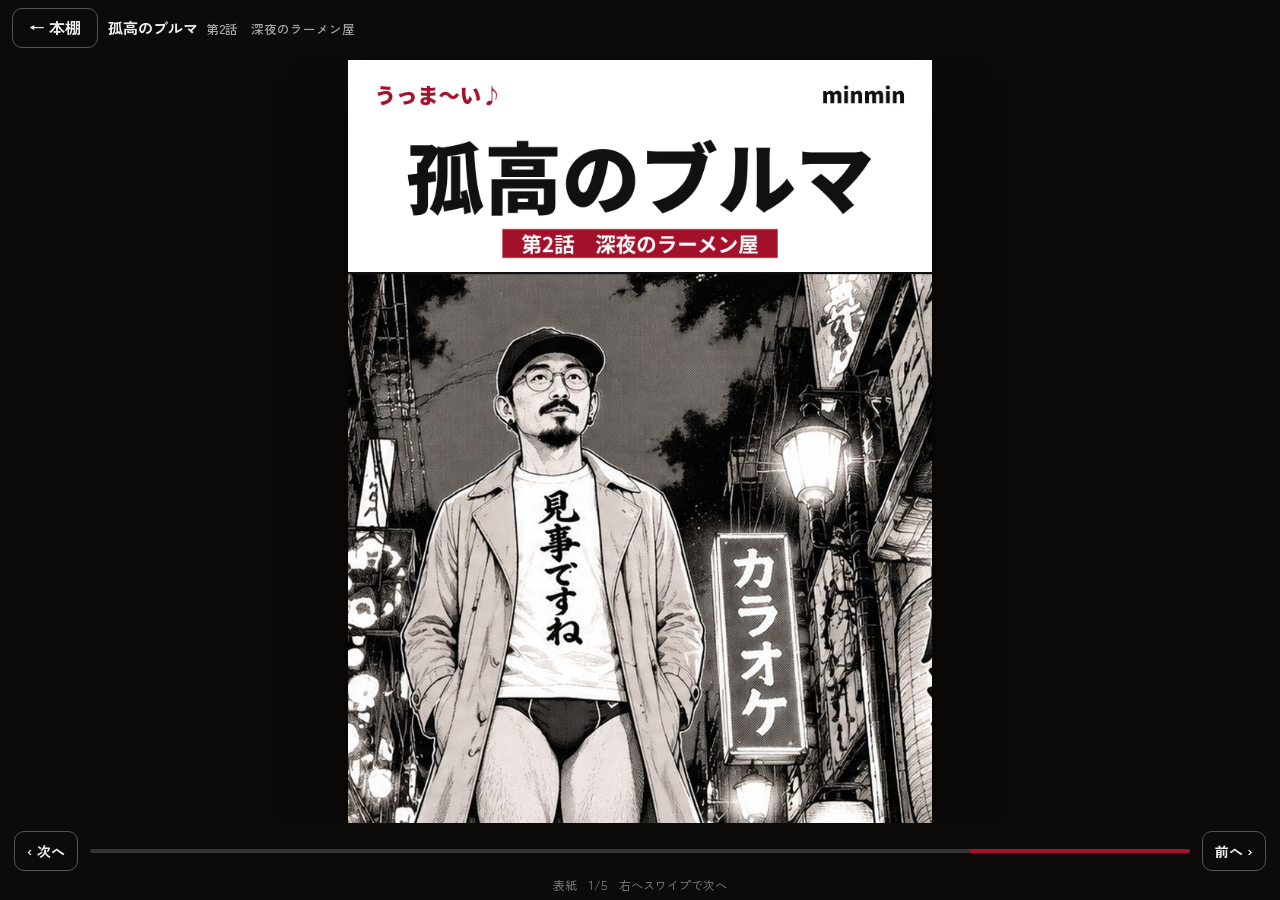
<file: manga/kokou-no-buruma-02/index.html>
<!DOCTYPE html>
<html lang="ja">
<head>
<meta charset="utf-8">
<meta name="viewport" content="width=device-width,initial-scale=1">
<title>孤高のブルマ　第2話　深夜のラーメン屋</title>
<base href="../">
<meta name="description" content="電子コミック『孤高のブルマ』第2話　深夜のラーメン屋。作 minmin × Claude。">
<meta property="og:type" content="book">
<meta property="og:title" content="孤高のブルマ　第2話　深夜のラーメン屋">
<meta property="og:description" content="電子コミック『孤高のブルマ』第2話　深夜のラーメン屋。作 minmin × Claude。">
<meta property="og:url" content="https://minmin4410.github.io/minmin-portfolio/manga/kokou-no-buruma-02/">
<meta property="og:image" content="https://minmin4410.github.io/minmin-portfolio/manga/kokou-no-buruma-02/banner.png">
<meta property="og:image:width" content="1200">
<meta property="og:image:height" content="675">
<meta name="twitter:card" content="summary_large_image">
<meta name="twitter:site" content="@minmin_4410">
<meta name="twitter:title" content="孤高のブルマ　第2話　深夜のラーメン屋">
<meta name="twitter:description" content="電子コミック『孤高のブルマ』第2話　深夜のラーメン屋。作 minmin × Claude。">
<meta name="twitter:image" content="https://minmin4410.github.io/minmin-portfolio/manga/kokou-no-buruma-02/banner.png">

<link rel="preconnect" href="https://fonts.googleapis.com">
<link rel="preconnect" href="https://fonts.gstatic.com" crossorigin>
<link href="https://fonts.googleapis.com/css2?family=Dela+Gothic+One&family=Reggae+One&family=Zen+Kaku+Gothic+New:wght@500;700;900&family=Zen+Old+Mincho:wght@700&display=swap" rel="stylesheet">
<style>
/*
VOICE: 町の古本屋の棚と、少年誌の誌面。遊び心はあるが道具として静か。
IDEA: 本棚から一冊抜いて、右から左へ見開きでめくる日本の漫画そのもの。
PICTURE: 本棚の背表紙と表紙、開くと白い見開きページとコマ枠。
COLOUR and TYPE: 生成り地×墨×深紅。見出しはDela Gothic One、セリフはZen Kaku Gothic、擬音はReggae One。
LAYOUT: 上に細い帯、本棚グリッド。読む画面は黒い台の上に見開きを最大表示。
*/
:root{color-scheme:light dark;--bg:light-dark(#f3ece0,#16120f);--ink:light-dark(#1b1613,#efe7da);--sub:light-dark(#6b5f55,#b3a698);--line:light-dark(#d8ccb9,#3a322b);--card:light-dark(#fffaf1,#211b17);--red:#a3122a;--red2:light-dark(#a3122a,#e0485e)}
:root[data-theme=light]{color-scheme:light}:root[data-theme=dark]{color-scheme:dark}
*{box-sizing:border-box;min-width:0}
body{margin:0;background:var(--bg);color:var(--ink);font:16px/1.6 "Zen Kaku Gothic New",system-ui,sans-serif;overflow-x:clip}
button,select,input,textarea{font:inherit;color:inherit}
button{cursor:pointer;min-height:44px;border-radius:10px;border:1.5px solid var(--ink);background:transparent;padding:0 16px;font-weight:700}
button.pri{background:var(--red);border-color:var(--red);color:#fff}
button:focus-visible,a:focus-visible,select:focus-visible,input:focus-visible,textarea:focus-visible{outline:3px solid var(--red2);outline-offset:2px}
.bar{display:flex;align-items:center;gap:12px;padding:10px max(4vw,14px);border-bottom:1px solid var(--line);flex-wrap:wrap}
.logo{font-family:"Dela Gothic One";font-size:22px;letter-spacing:.04em;text-decoration:none;color:var(--ink)}
.logo b{color:var(--red2);font-weight:400}
.bar nav{margin-inline-start:auto;display:flex;gap:8px;flex-wrap:wrap}
.bar nav a{padding:8px 14px;border-radius:999px;text-decoration:none;color:var(--ink);font-weight:700;font-size:15px}
.bar nav a[aria-current]{background:var(--ink);color:var(--bg)}
.band{padding:clamp(22px,4vw,48px) max(4vw,14px);max-width:1240px;margin:auto}
h1{font-family:"Dela Gothic One";font-weight:400;font-size:clamp(28px,4.5vw,44px);line-height:1.1;margin:0 0 6px;text-wrap:balance}
h2{font-size:20px;margin:28px 0 12px}
.lead{color:var(--sub);margin:0 0 22px;max-width:62ch}
/* 本棚 */
.shelf{display:grid;grid-template-columns:repeat(auto-fill,minmax(150px,1fr));align-items:end;gap:26px 20px;padding:26px 18px 0;background:linear-gradient(transparent calc(100% - 14px),light-dark(#8a6a4a,#4a382a) 0) ;background-size:100% 300px}
.book{display:block;text-align:start;border:0;padding:0;background:none;min-height:0;border-radius:0}
.cv{aspect-ratio:2/3;border-radius:3px 6px 6px 3px;box-shadow:0 10px 22px -10px #0009,inset 6px 0 0 #0002;overflow:hidden;transition:transform .25s}
.book:hover .cv{transform:translateY(-6px) rotate(-1deg)}
.book p{margin:10px 0 0;font-weight:700;font-size:15px;line-height:1.35}
.book small{color:var(--sub);font-size:13px}
.tag{display:inline-block;font-size:12px;padding:1px 8px;border-radius:999px;background:var(--red);color:#fff;margin-inline-start:6px;vertical-align:2px}
/* 自動表紙 */
.acv{position:relative;width:100%;height:100%;background:var(--red);color:#fff;display:flex;flex-direction:row-reverse;padding:8% 7%;gap:6%;container-type:inline-size}
.acv .t{writing-mode:vertical-rl;font-family:"Dela Gothic One";font-size:26cqw;line-height:1;letter-spacing:.02em;text-shadow:3px 3px 0 #000}
.acv .e{writing-mode:vertical-rl;font-size:7cqw;font-weight:900;background:#fff;color:#111;padding:4% 2%;align-self:flex-start}
.acv .a{position:absolute;left:7%;bottom:6%;font-size:7cqw;font-weight:900}
.acv .s{position:absolute;left:7%;top:8%;font-family:"Reggae One";font-size:9cqw;writing-mode:vertical-rl;color:#ffe9c9}
.acv img,.cv>img{width:100%;height:100%;object-fit:contain;display:block}
/* リーダー */
.reader{position:fixed;inset:0;background:#0d0b0a;color:#eee;display:flex;flex-direction:column;z-index:5}
.rtop{display:flex;align-items:center;gap:10px;padding:8px 12px;flex-wrap:wrap}
.rtop button{border-color:#555;color:#eee;min-height:40px}
.rtop .ti{font-weight:700;font-size:15px;flex:1}
.rtop .ti small{color:#aaa;font-weight:500;margin-inline-start:8px}
.stage{flex:1;position:relative;overflow:hidden;touch-action:none;user-select:none;-webkit-user-select:none}
.slide{position:absolute;inset:4px;display:grid;place-items:center;will-change:transform}
.frm{position:relative;overflow:hidden;background:#fff;box-shadow:0 20px 50px #000a}
.frm>img{display:block;max-width:none;pointer-events:none}
.frm>.pg,.frm>.dbl{width:100%;height:100%}
.dbl{display:flex;flex-direction:row-reverse}
.pg{flex:1;height:100%;background:#fff;color:#111;position:relative;container-type:inline-size;overflow:hidden}
.pg.half{background-size:200% 100%;background-repeat:no-repeat}
.dbl .pg+.pg{border-inline-end:1px solid #ddd}
.nm{position:absolute;inset:5.5% 6% 6.5%;display:grid;grid-template:repeat(12,1fr)/repeat(6,1fr);gap:2.2cqw 1.6cqw;direction:rtl}
.pn{border:.55cqw solid #111;position:relative;direction:ltr;overflow:hidden;background:#fff}
.pn.big{border-width:.8cqw}
.pn .d{position:absolute;left:2%;bottom:2%;right:40%;font-size:2.3cqw;line-height:1.35;color:#8a8580}
.bubs{position:absolute;inset:4% 4% auto auto;display:flex;flex-direction:row-reverse;flex-wrap:wrap;gap:2cqw;align-items:flex-start;max-width:92%;max-height:80%}
.b{writing-mode:vertical-rl;font-weight:700;font-size:3.1cqw;line-height:1.3;background:#fff;border:.4cqw solid #111;border-radius:50%;padding:3.2cqw 2.2cqw;max-height:30cqw}
.b.nar{border-radius:0;font-family:"Zen Old Mincho";font-weight:700;background:#fff}
.b.whis{border-style:dashed;font-size:2.6cqw;font-weight:500}
.b.big{font-size:5.2cqw;font-weight:900;padding:4cqw 3cqw;max-height:none}
.sfx{position:absolute;left:6%;top:40%;font-family:"Reggae One";font-size:10cqw;line-height:1;color:#111;-webkit-text-stroke:.5cqw #fff;paint-order:stroke fill;transform:rotate(-8deg);writing-mode:vertical-rl}
.big .sfx{font-size:15cqw;left:8%;top:18%}
.mark{position:absolute;left:0;top:0;font-size:2.2cqw;padding:.3cqw 1.2cqw;background:#111;color:#fff;font-weight:700}
.mark.h{background:var(--red)}
.ttl{position:absolute;left:5%;top:6%;writing-mode:vertical-rl;font-family:"Dela Gothic One";font-size:9cqw;line-height:1;color:var(--red);-webkit-text-stroke:.4cqw #fff;paint-order:stroke fill}
.end{position:absolute;left:4%;bottom:6%;font-family:"Dela Gothic One";font-size:6cqw;color:#111}
.nno{position:absolute;bottom:1.5%;font-size:2.4cqw;color:#999}
.pg:nth-child(odd) .nno{right:4%}.pg:nth-child(even) .nno{left:4%}
.rbot{display:flex;align-items:center;gap:12px;padding:8px 14px 4px}
.nb{border-color:#555;color:#eee;min-height:40px;padding:0 12px;font-size:14px}
.prog{flex:1;height:4px;background:#333;border-radius:4px;overflow:hidden}
.prog{direction:rtl}.prog i{display:block;height:100%;background:var(--red2);transition:width .25s}
.endc{display:grid;place-items:center;text-align:center}
.endin{width:80%;display:flex;flex-direction:column;align-items:center}
.endk{margin:0;font-size:4cqw;font-weight:700;color:#555}
.endt{margin:1cqw 0 5cqw;font-family:"Dela Gothic One";font-size:16cqw;line-height:1;color:#111}
.nx{display:flex;flex-direction:column;align-items:center;width:100%}
.nxc{width:42%;box-shadow:0 2cqw 4cqw -1cqw #0007;border-radius:1cqw;overflow:hidden}
.nxc{position:relative}.nxc img{position:absolute;inset:0;width:100%;height:100%;object-fit:contain;display:block}
.nxl{margin:4cqw 0 0;font-size:3.6cqw;color:#a3122a;font-weight:700}
.nxe{margin:.5cqw 0 3cqw;font-size:4.6cqw;font-weight:900;color:#111}
.nxb{background:#a3122a;border-color:#a3122a;color:#fff;font-size:max(15px,4cqw);padding:0 6cqw;min-height:44px}
.shb{margin-top:3cqw;border-color:#999;color:#333;font-size:max(14px,3.4cqw);min-height:44px}
.hint{font-size:12px;color:#888;text-align:center;padding-bottom:6px}
/* フォーム */
.form{display:grid;gap:14px;max-width:760px}
label{font-weight:700;font-size:15px;display:grid;gap:6px}
input,textarea,select{border:1.5px solid var(--line);background:var(--card);border-radius:10px;padding:10px 12px;font-size:16px}
textarea{min-height:140px;resize:vertical}
.row{display:flex;gap:10px;flex-wrap:wrap;align-items:center}
.rule{background:var(--card);border:1px solid var(--line);border-radius:14px;padding:16px 18px;font-size:15px}
.rule ul{margin:6px 0 0;padding-inline-start:1.2em}
.prm{background:var(--card);border:1px solid var(--line);border-radius:12px;padding:14px;margin-top:12px}
.prm pre{white-space:pre-wrap;font-size:14px;margin:8px 0;font-family:inherit}
.mini{display:flex;flex-direction:row-reverse;aspect-ratio:1.414;max-width:640px;border:1px solid var(--line);margin-top:10px}
.err{color:var(--red2);font-weight:700}
canvas{display:none;max-width:100%;height:auto;border-radius:8px;box-shadow:0 8px 24px -10px #0008;display:block}
.cols{display:grid;grid-template-columns:minmax(0,1fr) minmax(0,1fr);gap:24px}
@media(max-width:800px){.cols{grid-template-columns:minmax(0,1fr)}}
@media(max-width:600px){.shelf{grid-template-columns:repeat(2,minmax(0,1fr))}.bar nav a{padding:8px 10px}}
@media(prefers-reduced-motion:reduce){.cv{transition:none}}
</style>
</head>
<body>
<header class="bar">
 <a class="logo" href="#shelf">minminの漫画<b>工房</b></a>
 
</header>
<main id="main"></main>
<div id="rd"></div>
<script>if(!location.hash)history.replaceState(null,'','kokou-no-buruma-02/#kokou-no-buruma-02');</script>
<script>
{
const $=s=>document.querySelector(s);
const esc=s=>String(s??'').replace(/[&<>"']/g,c=>({'&':'&amp;','<':'&lt;','>':'&gt;','"':'&quot;',"'":'&#39;'}[c]));
let BOOKS=[],DRAFTS=[];
try{DRAFTS=JSON.parse(localStorage.getItem('mk-drafts')||'[]')}catch(e){}
const saveDrafts=()=>{try{localStorage.setItem('mk-drafts',JSON.stringify(DRAFTS))}catch(e){}};
const all=()=>[...BOOKS,...DRAFTS];

const autoCover=b=>`<div class="acv"><div class="t">${esc(b.title)}</div><div class="e">${esc(b.episode||'')}</div><div class="s">${esc(b.tagline||'')}</div><div class="a">${esc(b.author||'')}</div></div>`;
const coverHTML=b=>b.cover?`<img src="${esc(b.cover)}" alt="${esc(b.title)} 表紙">`:autoCover(b);

/* ---- 本棚 ---- */
function shelf(){
 const card=(b,d)=>`<button class="book" data-open="${esc(b.id)}"><div class="cv" style="aspect-ratio:${b.cw||2}/${b.ch||3}">${coverHTML(b)}</div><p>${esc(b.title)}${b.status?`<span class="tag">${esc(b.status)}</span>`:''}</p><small>${esc(b.episode||'')}${d?'・この端末の下書き':''}</small></button>`;
 $('#main').innerHTML=`<section class="band"><h1>本棚</h1><p class="lead">minminがClaudeと作る電子コミック。表紙をタップすると、右から左へ見開きで読めます。</p>
 <div class="shelf">${BOOKS.map(b=>card(b)).join('')}${DRAFTS.map(b=>card(b,1)).join('')}</div></section>`;
}

/* ---- ページ描画 ---- */
function pageHTML(sp,pi,b){
 const p=sp.pages[pi];
 if(sp.img){
  const pos=pi===0?'100% 0':'0 0';
  return `<div class="pg half" style="background-image:url('${esc(sp.img)}');background-position:${pos}"></div>`;
 }
 const pans=p.panels.map(x=>{
  const lines=(x.lines||[]).map(l=>`<div class="b ${esc(l.k||'say')}">${esc(l.t)}</div>`).join('');
  return `<div class="pn${x.big?' big':''}" style="grid-area:${esc(x.a)}">
   ${x.hook?'<span class="mark h">ヒキ</span>':x.big?'<span class="mark">見せ場</span>':''}
   ${x.title?`<div class="ttl">${esc(b.title)}</div>`:''}
   ${x.sfx?`<div class="sfx">${esc(x.sfx)}</div>`:''}
   <div class="bubs">${lines}</div>
   <div class="d">${esc(x.desc)}</div>
   ${x.end?'<div class="end">完</div>':''}</div>`}).join('');
 return `<div class="pg"><div class="nm">${pans}</div><span class="nno">${p.n}</span></div>`;
}
function coverPage(b){return `<div class="pg" style="padding:0">${coverHTML(b)}</div>`}

/* ---- リーダー ---- */
let R=null;
function openBook(id){
 const b=all().find(x=>x.id===id); if(!b)return;
 R={b,i:0};$('#rd').innerHTML='';
 if(location.hash!=='#'+id)history.replaceState(null,'','#'+id);
 drawReader();
}
function items(){
 const b=R.b,one=innerWidth<720||innerHeight>innerWidth*1.1;
 const list=[{k:'cover'}];
 b.spreads.forEach((s,si)=>{ if(one){list.push({k:'p',si,pi:0},{k:'p',si,pi:1})} else list.push({k:'s',si}) });
 list.push({k:'end'});
 return {list,one};
}
// 1枚分の中身と、その「本来の縦横比」を返す。比率は絶対に変えない
function frameOf(it){
 const b=R.b;
 if(it.k==='end')return{aw:.707,ah:1,html:endHTML()};
 if(it.k==='cover')return b.cover?{aw:b.cw||2,ah:b.ch||3,img:b.cover,x0:0,x1:b.cw||2,iw:b.cw||2}:{aw:2,ah:3,html:coverPage(b)};
 const sp=b.spreads[it.si];
 if(it.k==='s')return sp.img?{aw:sp.w,ah:sp.h,img:sp.img,x0:0,x1:sp.w,iw:sp.w}:{aw:1.414,ah:1,html:`<div class="dbl">${pageHTML(sp,0,b)}${pageHTML(sp,1,b)}</div>`};
 if(sp.img){const g=sp.gx||sp.w/2;const[x0,x1]=it.pi===0?[g,sp.w]:[0,g];return{aw:x1-x0,ah:sp.h,img:sp.img,x0,x1,iw:sp.w}}
 return{aw:.707,ah:1,html:pageHTML(sp,it.pi,b)};
}
function nextOf(b){const key=x=>x.series||x.title;const list=all().filter(x=>key(x)===key(b));const i=list.findIndex(x=>x.id===b.id);return i>=0?list[i+1]:null}
function endHTML(){
 const b=R.b,n=nextOf(b);
 return `<div class="pg endc"><div class="endin">
  <p class="endk">${esc(b.episode||b.title)}</p><p class="endt">完</p>
  ${n?`<div class="nx"><div class="nxc" style="aspect-ratio:${n.cw||2}/${n.ch||3}">${coverHTML(n)}</div>
   <p class="nxl">次の話</p><p class="nxe">${esc(n.episode||n.title)}</p>
   <button class="nxb" data-open="${esc(n.id)}">次の話を読む ‹</button></div>`
  :`<p class="nxl" style="margin-top:8cqw">次の話は準備中です</p>`}
  <button class="shb" data-close="1">本棚に戻る</button></div></div>`;
}
function frameHTML(f){
 if(f.img)return `<div class="frm" data-aw="${f.aw}" data-ah="${f.ah}" data-x0="${f.x0}" data-iw="${f.iw}"><img src="${esc(f.img)}" alt="" draggable="false"></div>`;
 return `<div class="frm" data-aw="${f.aw}" data-ah="${f.ah}">${f.html}</div>`;
}
function layout(){
 const s=$('#stg');if(!s)return;const SW=s.clientWidth-8,SH=s.clientHeight-8;
 s.querySelectorAll('.frm').forEach(f=>{
  const aw=+f.dataset.aw,ah=+f.dataset.ah;let h=SH,w=h*aw/ah;if(w>SW){w=SW;h=w*ah/aw}
  f.style.width=w+'px';f.style.height=h+'px';
  const im=f.querySelector(':scope>img');
  if(im){const k=h/ah;im.style.height=h+'px';im.style.width=(+f.dataset.iw*k)+'px';im.style.marginLeft=(-f.dataset.x0*k)+'px'}
 });
}
function labelOf(it){const b=R.b;return it.k==='end'?'おわり':it.k==='cover'?'表紙':it.k==='s'?b.spreads[it.si].label:`${b.spreads[it.si].label}（${it.pi?'左':'右'}ページ）`}
function drawReader(dir){
 if(!R){$('#rd').innerHTML='';return}
 const {list}=items(); R.i=Math.max(0,Math.min(R.i,list.length-1));
 const it=list[R.i],b=R.b;
 if(!$('.reader')){
  $('#rd').innerHTML=`<div class="reader" role="dialog" aria-label="${esc(b.title)}">
  <div class="rtop"><button id="cl">← 本棚</button><div class="ti">${esc(b.title)}<small>${esc(b.episode||'')}</small></div></div>
  <div class="stage" id="stg"><div class="slide" id="sl"></div></div>
  <div class="rbot"><button class="nb" id="nx" aria-label="次へ">‹ 次へ</button><div class="prog"><i id="pg"></i></div><button class="nb" id="pv" aria-label="前へ">前へ ›</button></div>
  <div class="hint" id="lb"></div></div>`;
  $('#cl').onclick=closeReader;
  $('#nx').onclick=()=>go(1);$('#pv').onclick=()=>go(-1);
  bindSwipe($('#stg'));
 }
 $('#sl').innerHTML=frameHTML(frameOf(it));
 layout();
 const sl=$('#sl');
 if(dir&&!matchMedia('(prefers-reduced-motion:reduce)').matches){
  sl.style.transition='none';sl.style.transform=`translateX(${dir>0?'-':''}40%)`;sl.style.opacity='0';
  requestAnimationFrame(()=>requestAnimationFrame(()=>{sl.style.transition='transform .28s ease,opacity .28s';sl.style.transform='none';sl.style.opacity='1'}));
 }else{sl.style.transition='none';sl.style.transform='none';sl.style.opacity='1'}
 $('#pg').style.width=(R.i+1)/list.length*100+'%';
 $('#lb').textContent=`${labelOf(it)}　${R.i+1}/${list.length}　右へスワイプで次へ`;
 // 次の画像を先読み
 const nx=list[R.i+1];if(nx){const f=frameOf(nx);if(f.img){const p=new Image();p.src=f.img}}
}
function bindSwipe(s){
 let x0=null,y0=0,dx=0,t0=0,drag=false;
 s.addEventListener('pointerdown',e=>{if(e.target.closest('button'))return;x0=e.clientX;y0=e.clientY;dx=0;t0=Date.now();drag=false;s.setPointerCapture(e.pointerId)});
 s.addEventListener('pointermove',e=>{if(x0==null)return;dx=e.clientX-x0;if(Math.abs(dx)>8)drag=true;if(drag){const sl=$('#sl');sl.style.transition='none';sl.style.transform=`translateX(${dx}px)`;sl.style.opacity=String(1-Math.min(.5,Math.abs(dx)/600))}});
 const end=e=>{if(x0==null)return;const dt=Date.now()-t0,W=s.clientWidth;const sx=x0;x0=null;
  if(drag&&(Math.abs(dx)>W*.18||(Math.abs(dx)>30&&dt<300))){const d=dx>0?1:-1;if(!go(d))snap()}
  else if(!drag){ // タップ：左側で次、右側で前
   const r=s.getBoundingClientRect(),p=(sx-r.left)/r.width;if(p<.35)go(1);else if(p>.65)go(-1)}
  else snap()};
 s.addEventListener('pointerup',end);s.addEventListener('pointercancel',()=>{x0=null;snap()});
}
function snap(){const sl=$('#sl');if(!sl)return;sl.style.transition='transform .2s,opacity .2s';sl.style.transform='none';sl.style.opacity='1'}
function go(d){if(!R)return false;const n=items().list.length;const j=R.i+d;if(j<0||j>=n)return false;R.i=j;drawReader(d);return true}
function closeReader(){R=null;$('#rd').innerHTML='';history.replaceState(null,'','#shelf');route()}
addEventListener('keydown',e=>{if(!R)return;if(e.key==='ArrowLeft')go(1);if(e.key==='ArrowRight')go(-1);if(e.key==='Escape')closeReader()});
let lastOne=null;
addEventListener('resize',()=>{if(!R)return;const one=items().one;if(one!==lastOne){lastOne=one;$('#rd').innerHTML='';R.i=0;drawReader()}else layout()});

/* ---- ネームを作る ---- */
const RULES=`あなたは日本の少年誌・青年誌の漫画編集者兼ネーム作家です。以下のルールで、あらすじから見開き単位のネームを作ります。
【読み順】日本の漫画は右から左。見開きは右ページ→左ページ。各ページ内は右上→左へ、次の段へ下がって右→左。
【コマ座標】各ページは12行×6列のグリッド。列1が一番右、列6が一番左（右から数える）。コマはCSSのgrid-area形式 "行開始/列開始/行終了/列終了"（終了は+1した線番号。例: 上半分全幅 "1/1/7/7"）。コマ同士を重ねない。1ページ3〜6コマ。
【演出】見せ場は大ゴマ(big:true)。最大の見せ場は「ページをめくった直後」の右ページ上部に置く。各見開きの左ページ左下（最終行・列4〜6側の最後のコマ）には次が気になる「ヒキ」(hook:true)を置く。定番ギャグは毎回同じ型で繰り返す。擬音(sfx)は短いカタカナ。
【セリフ】lines の k は say(台詞) / whis(ひそひそ・心の声) / nar(ナレーション) / big(決め台詞)。1つ15字程度まで。
【画像プロンプト】各見開きに、画像生成AI用の日本語プロンプト(prompt)を書く。「日本の漫画の見開き2ページ、モノクロ、Gペンとスクリーントーン、右から左へ読むコマ割り、白い空の吹き出し」を含め、右ページと左ページのコマ内容を順に具体的に描写する。キャラの外見は毎回明記する。
出力はJSONのみ: {"title":"","episode":"","tagline":"","spreads":[{"label":"","prompt":"","pages":[{"n":1,"panels":[{"a":"1/1/7/7","big":true,"hook":false,"title":false,"end":false,"desc":"絵の説明","sfx":"","lines":[{"t":"","k":"say"}]}]},{"n":2,"panels":[...]}]}]}  最初の見開きの最初のコマに title:true、最後のコマに end:true。`;
let SAMPLE=null;
function newView(){
 $('#main').innerHTML=`<section class="band"><h1>ネームを作る</h1><p class="lead">あらすじを書くと、Claudeが日本の漫画の作法でコマ割り・セリフ・見開きごとの画像プロンプトまで組み立てます。できたネームはこの端末の本棚に下書きとして入ります。</p>
 <div class="cols"><form class="form" id="nf">
  <label>タイトル<input id="f-t" required placeholder="例：孤高のブルマ"></label>
  <label>話数・サブタイトル<input id="f-e" placeholder="例：第2話　深夜のラーメン"></label>
  <label>登場人物（見た目・口調）<textarea id="f-c" style="min-height:90px" placeholder="例：紺キャップ、丸メガネ、あごひげ、ベージュのコートに紺ブルマと白靴下。丁寧語で独り言が多い"></textarea></label>
  <label>あらすじ<textarea id="f-s" required placeholder="起承転結をざっくり。見せたい場面や定番ネタも書く"></textarea></label>
  <div class="row"><label style="display:flex;align-items:center;gap:8px">見開き数<select id="f-n"><option>2</option><option selected>3</option><option>4</option></select></label>
  <button class="pri" id="gen">ネームを作る</button></div>
  <p id="st" aria-live="polite"></p></form>
  <div class="rule"><b>このツールが守る作法</b><ul>
   <li>右上→左→下の段へ、右から左に読む</li><li>見せ場は大ゴマ。最大の見せ場はページをめくった直後の右ページ</li>
   <li>見開きの左下には次をめくりたくなる「ヒキ」</li><li>定番ギャグは毎回同じ型で繰り返す</li>
   <li>絵の中の吹き出しは空にして、文字は後から縦書きで正確に入れる</li></ul>
   <p style="margin:12px 0 0;color:var(--sub);font-size:14px">キャラや背景、ロゴの画像はチャットに添付してください。生成した見開き画像を添付すると、セリフを入れて本棚に並べます。</p></div></div>
 <div id="out"></div></section>`;
 $('#nf').onsubmit=async e=>{e.preventDefault();
  const st=$('#st');if(!SAMPLE){st.innerHTML='<span class="err">この表示ではClaudeを呼び出せません。claude.aiでこのページを開いてください。</span>';return}
  const n=$('#f-n').value;
  const input=`${RULES}\n\n# 依頼\nタイトル: ${$('#f-t').value}\n話数: ${$('#f-e').value}\n見開き数: ${n}（${n*2}ページ）\n登場人物: ${$('#f-c').value}\nあらすじ:\n${$('#f-s').value}`;
  $('#gen').disabled=true;st.textContent='ネームを組んでいます…（1分ほどかかります）';
  try{
   const v=await SAMPLE.json(input,{modelTier:'complex'});
   const b={id:'d'+Date.now(),author:'minmin',status:'下書き',cover:null,...v,title:v.title||$('#f-t').value};
   b.spreads=(b.spreads||[]).map(s=>({img:null,...s}));
   DRAFTS.unshift(b);saveDrafts();st.textContent='できました。本棚にも入りました。';showDraft(b);
  }catch(err){st.innerHTML=`<span class="err">${err.code==='rate_limited'?'混み合っています。少し待ってからもう一度押してください。':err.code==='not_granted'?'Claudeの呼び出しが許可されませんでした。':'うまく作れませんでした。もう一度お試しください。'}</span>`}
  $('#gen').disabled=false};
}
function showDraft(b){
 $('#out').innerHTML=`<h2>${esc(b.title)}　${esc(b.episode||'')}</h2><button data-open="${esc(b.id)}" class="pri">読んでみる</button>
 ${b.spreads.map((s,i)=>`<div class="prm"><b>${esc(s.label||'見開き'+(i+1))}</b><div class="mini">${pageHTML(s,0,b)}${pageHTML(s,1,b)}</div>
  <pre id="p${i}">${esc(s.prompt||'')}</pre><button data-copy="p${i}">プロンプトをコピー</button></div>`).join('')}`;
}

/* ---- Xバナー ---- */
let DL=null;
function bannerView(){
 const opts=all().map(b=>`<option value="${esc(b.id)}">${esc(b.title)}　${esc(b.episode||'')}</option>`).join('');
 $('#main').innerHTML=`<section class="band"><h1>Xバナー</h1><p class="lead">投稿用の横長バナー（1200×675）を表紙とタイトルから作ります。Xに投稿するときはこの画像を添付し、本文に作品のリンクを貼ってください。</p>
 <div class="row" style="margin-bottom:14px"><select id="bsel" aria-label="作品">${opts}</select>
 <button id="bsave" class="pri" hidden>画像を保存</button></div>
 <canvas id="cv" width="1200" height="675"></canvas><img id="bimg" alt="バナー画像" style="max-width:100%;border-radius:8px;box-shadow:0 8px 24px -10px #0008"><p id="bst" style="color:var(--sub);font-size:14px">スマホは画像を長押しでも保存できます。</p></section>`;
 $('#bsel').onchange=drawBanner;drawBanner();
 if(DL)$('#bsave').hidden=false;
 $('#bsave').onclick=()=>{$('#cv').toBlob(async bl=>{try{await DL.save({filename:'banner.png',data:bl})}catch(e){$('#bst').textContent='保存がキャンセルされました。画像の長押しでも保存できます。'}},'image/png')};
}
async function drawBanner(){
 const b=all().find(x=>x.id===$('#bsel')?.value)||all()[0];if(!b)return;
 const c=$('#cv'),g=c.getContext('2d'),W=1200,H=675;
 try{await Promise.all(['72px "Dela Gothic One"','40px "Reggae One"','700 30px "Zen Kaku Gothic New"'].map(f=>document.fonts.load(f,b.title+b.episode)))}catch(e){}
 g.fillStyle='#f3ece0';g.fillRect(0,0,W,H);
 // 集中線
 g.save();g.translate(330,337);g.strokeStyle='#a3122a22';for(let i=0;i<90;i++){g.rotate(Math.PI*2/90);g.lineWidth=2+(i%3)*2;g.beginPath();g.moveTo(180,0);g.lineTo(900,0);g.stroke()}g.restore();
 g.fillStyle='#a3122a';g.fillRect(0,0,W,22);g.fillRect(0,H-22,W,22);
 // 表紙
 const ch=555,cw=b.cover&&b.cw?Math.round(ch*b.cw/b.ch):370,cx=80,cy=60;
 g.fillStyle='#0004';g.fillRect(cx+12,cy+14,cw,ch);
 if(b.cover){await new Promise(r=>{const im=new Image();im.onload=()=>{const s=Math.min(cw/im.width,ch/im.height),w=im.width*s,h=im.height*s;g.save();g.beginPath();g.rect(cx,cy,cw,ch);g.clip();g.drawImage(im,cx+(cw-w)/2,cy+(ch-h)/2,w,h);g.restore();r()};im.onerror=r;im.src=b.cover})}
 else{g.fillStyle='#a3122a';g.fillRect(cx,cy,cw,ch);g.fillStyle='#fff';const tc=[...b.title],tz=Math.min(92,Math.floor((ch-130)/tc.length));g.font=tz+'px "Dela Gothic One"';g.textAlign='center';tc.forEach((ch2,i)=>g.fillText(ch2,cx+cw-80,cy+40+tz+i*tz*1.04));g.font='700 28px "Zen Kaku Gothic New"';g.textAlign='left';g.fillText(b.author||'',cx+24,cy+ch-28)}
 g.strokeStyle='#1b1613';g.lineWidth=5;g.strokeRect(cx,cy,cw,ch);
 // 文字
 g.textAlign='left';g.fillStyle='#1b1613';
 const TX=cx+cw+56,TW=W-TX-50;let fs=Math.min(130,Math.floor(TW/[...b.title].length));g.font=`${fs}px "Dela Gothic One"`;g.fillText(b.title,TX,250);
 g.font='700 38px "Zen Kaku Gothic New"';g.fillText(b.episode||'',TX+4,320);
 if(b.tagline){g.save();g.translate(TX+10,450);g.rotate(-.05);g.font=Math.min(64,Math.floor(TW/((b.tagline.length+2)*1.05)))+'px "Reggae One"';g.lineWidth=12;g.strokeStyle='#fff';g.strokeText('「'+b.tagline+'」',0,0);g.fillStyle='#a3122a';g.fillText('「'+b.tagline+'」',0,0);g.restore()}
 g.fillStyle='#1b1613';g.fillRect(TX,540,TW,64);g.fillStyle='#fff';g.font='700 28px "Zen Kaku Gothic New"';g.fillText(`電子コミック　｜　作 ${b.author||''} × Claude`,TX+22,583);
 try{$('#bimg').src=c.toDataURL('image/png')}catch(e){}
}

/* ---- ルーティング ---- */
function route(){
 const h=location.hash.slice(1)||'shelf';
 document.querySelectorAll('nav a').forEach(a=>a.toggleAttribute('aria-current',a.dataset.v===h));
 {shelf();if(all().some(b=>b.id===h))openBook(h)}
}
addEventListener('hashchange',()=>{if(R&&location.hash.slice(1)===R.b.id)return;R=null;drawReader();route()});
document.addEventListener('click',e=>{
 const o=e.target.closest('[data-open]');if(o){openBook(o.dataset.open);return}
 const cz=e.target.closest('[data-close]');if(cz){closeReader();return}
 const c=e.target.closest('[data-copy]');if(c){navigator.clipboard.writeText($('#'+c.dataset.copy).textContent).then(()=>{c.textContent='コピーしました'},()=>{c.textContent='長押しで選択してコピーしてください'})}
});
fetch('books.json').then(r=>r.json()).then(d=>{BOOKS=d;route()}).catch(()=>{$('#main').innerHTML='<p class="band err">本棚を読み込めませんでした。</p>'});
}
</script>
</body>
</html>
</file>
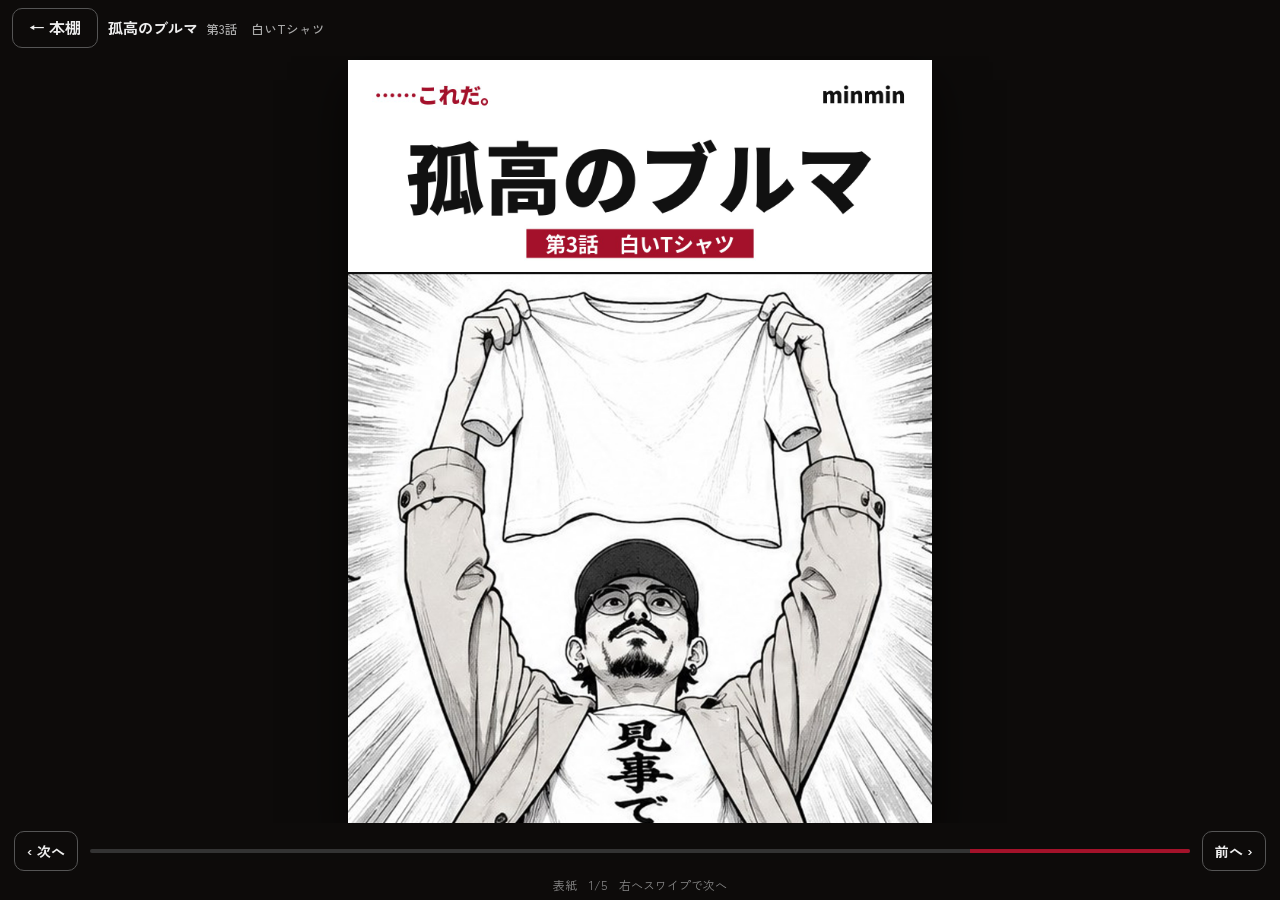
<file: manga/kokou-no-buruma-03/index.html>
<!DOCTYPE html>
<html lang="ja">
<head>
<meta charset="utf-8">
<meta name="viewport" content="width=device-width,initial-scale=1">
<title>孤高のブルマ　第3話　白いTシャツ</title>
<base href="../">
<meta name="description" content="電子コミック『孤高のブルマ』第3話　白いTシャツ。作 minmin × Claude。">
<meta property="og:type" content="book">
<meta property="og:title" content="孤高のブルマ　第3話　白いTシャツ">
<meta property="og:description" content="電子コミック『孤高のブルマ』第3話　白いTシャツ。作 minmin × Claude。">
<meta property="og:url" content="https://minmin4410.github.io/minmin-portfolio/manga/kokou-no-buruma-03/">
<meta property="og:image" content="https://minmin4410.github.io/minmin-portfolio/manga/kokou-no-buruma-03/banner.png">
<meta property="og:image:width" content="1200">
<meta property="og:image:height" content="675">
<meta name="twitter:card" content="summary_large_image">
<meta name="twitter:site" content="@minmin_4410">
<meta name="twitter:title" content="孤高のブルマ　第3話　白いTシャツ">
<meta name="twitter:description" content="電子コミック『孤高のブルマ』第3話　白いTシャツ。作 minmin × Claude。">
<meta name="twitter:image" content="https://minmin4410.github.io/minmin-portfolio/manga/kokou-no-buruma-03/banner.png">

<link rel="preconnect" href="https://fonts.googleapis.com">
<link rel="preconnect" href="https://fonts.gstatic.com" crossorigin>
<link href="https://fonts.googleapis.com/css2?family=Dela+Gothic+One&family=Reggae+One&family=Zen+Kaku+Gothic+New:wght@500;700;900&family=Zen+Old+Mincho:wght@700&display=swap" rel="stylesheet">
<style>
/*
VOICE: 町の古本屋の棚と、少年誌の誌面。遊び心はあるが道具として静か。
IDEA: 本棚から一冊抜いて、右から左へ見開きでめくる日本の漫画そのもの。
PICTURE: 本棚の背表紙と表紙、開くと白い見開きページとコマ枠。
COLOUR and TYPE: 生成り地×墨×深紅。見出しはDela Gothic One、セリフはZen Kaku Gothic、擬音はReggae One。
LAYOUT: 上に細い帯、本棚グリッド。読む画面は黒い台の上に見開きを最大表示。
*/
:root{color-scheme:light dark;--bg:light-dark(#f3ece0,#16120f);--ink:light-dark(#1b1613,#efe7da);--sub:light-dark(#6b5f55,#b3a698);--line:light-dark(#d8ccb9,#3a322b);--card:light-dark(#fffaf1,#211b17);--red:#a3122a;--red2:light-dark(#a3122a,#e0485e)}
:root[data-theme=light]{color-scheme:light}:root[data-theme=dark]{color-scheme:dark}
*{box-sizing:border-box;min-width:0}
body{margin:0;background:var(--bg);color:var(--ink);font:16px/1.6 "Zen Kaku Gothic New",system-ui,sans-serif;overflow-x:clip}
button,select,input,textarea{font:inherit;color:inherit}
button{cursor:pointer;min-height:44px;border-radius:10px;border:1.5px solid var(--ink);background:transparent;padding:0 16px;font-weight:700}
button.pri{background:var(--red);border-color:var(--red);color:#fff}
button:focus-visible,a:focus-visible,select:focus-visible,input:focus-visible,textarea:focus-visible{outline:3px solid var(--red2);outline-offset:2px}
.bar{display:flex;align-items:center;gap:12px;padding:10px max(4vw,14px);border-bottom:1px solid var(--line);flex-wrap:wrap}
.logo{font-family:"Dela Gothic One";font-size:22px;letter-spacing:.04em;text-decoration:none;color:var(--ink)}
.logo b{color:var(--red2);font-weight:400}
.bar nav{margin-inline-start:auto;display:flex;gap:8px;flex-wrap:wrap}
.bar nav a{padding:8px 14px;border-radius:999px;text-decoration:none;color:var(--ink);font-weight:700;font-size:15px}
.bar nav a[aria-current]{background:var(--ink);color:var(--bg)}
.band{padding:clamp(22px,4vw,48px) max(4vw,14px);max-width:1240px;margin:auto}
h1{font-family:"Dela Gothic One";font-weight:400;font-size:clamp(28px,4.5vw,44px);line-height:1.1;margin:0 0 6px;text-wrap:balance}
h2{font-size:20px;margin:28px 0 12px}
.lead{color:var(--sub);margin:0 0 22px;max-width:62ch}
/* 本棚 */
.shelf{display:grid;grid-template-columns:repeat(auto-fill,minmax(150px,1fr));align-items:end;gap:26px 20px;padding:26px 18px 0;background:linear-gradient(transparent calc(100% - 14px),light-dark(#8a6a4a,#4a382a) 0) ;background-size:100% 300px}
.book{display:block;text-align:start;border:0;padding:0;background:none;min-height:0;border-radius:0}
.cv{aspect-ratio:2/3;border-radius:3px 6px 6px 3px;box-shadow:0 10px 22px -10px #0009,inset 6px 0 0 #0002;overflow:hidden;transition:transform .25s}
.book:hover .cv{transform:translateY(-6px) rotate(-1deg)}
.book p{margin:10px 0 0;font-weight:700;font-size:15px;line-height:1.35}
.book small{color:var(--sub);font-size:13px}
.tag{display:inline-block;font-size:12px;padding:1px 8px;border-radius:999px;background:var(--red);color:#fff;margin-inline-start:6px;vertical-align:2px}
/* 自動表紙 */
.acv{position:relative;width:100%;height:100%;background:var(--red);color:#fff;display:flex;flex-direction:row-reverse;padding:8% 7%;gap:6%;container-type:inline-size}
.acv .t{writing-mode:vertical-rl;font-family:"Dela Gothic One";font-size:26cqw;line-height:1;letter-spacing:.02em;text-shadow:3px 3px 0 #000}
.acv .e{writing-mode:vertical-rl;font-size:7cqw;font-weight:900;background:#fff;color:#111;padding:4% 2%;align-self:flex-start}
.acv .a{position:absolute;left:7%;bottom:6%;font-size:7cqw;font-weight:900}
.acv .s{position:absolute;left:7%;top:8%;font-family:"Reggae One";font-size:9cqw;writing-mode:vertical-rl;color:#ffe9c9}
.acv img,.cv>img{width:100%;height:100%;object-fit:contain;display:block}
/* リーダー */
.reader{position:fixed;inset:0;background:#0d0b0a;color:#eee;display:flex;flex-direction:column;z-index:5}
.rtop{display:flex;align-items:center;gap:10px;padding:8px 12px;flex-wrap:wrap}
.rtop button{border-color:#555;color:#eee;min-height:40px}
.rtop .ti{font-weight:700;font-size:15px;flex:1}
.rtop .ti small{color:#aaa;font-weight:500;margin-inline-start:8px}
.stage{flex:1;position:relative;overflow:hidden;touch-action:none;user-select:none;-webkit-user-select:none}
.slide{position:absolute;inset:4px;display:grid;place-items:center;will-change:transform}
.frm{position:relative;overflow:hidden;background:#fff;box-shadow:0 20px 50px #000a}
.frm>img{display:block;max-width:none;pointer-events:none}
.frm>.pg,.frm>.dbl{width:100%;height:100%}
.dbl{display:flex;flex-direction:row-reverse}
.pg{flex:1;height:100%;background:#fff;color:#111;position:relative;container-type:inline-size;overflow:hidden}
.pg.half{background-size:200% 100%;background-repeat:no-repeat}
.dbl .pg+.pg{border-inline-end:1px solid #ddd}
.nm{position:absolute;inset:5.5% 6% 6.5%;display:grid;grid-template:repeat(12,1fr)/repeat(6,1fr);gap:2.2cqw 1.6cqw;direction:rtl}
.pn{border:.55cqw solid #111;position:relative;direction:ltr;overflow:hidden;background:#fff}
.pn.big{border-width:.8cqw}
.pn .d{position:absolute;left:2%;bottom:2%;right:40%;font-size:2.3cqw;line-height:1.35;color:#8a8580}
.bubs{position:absolute;inset:4% 4% auto auto;display:flex;flex-direction:row-reverse;flex-wrap:wrap;gap:2cqw;align-items:flex-start;max-width:92%;max-height:80%}
.b{writing-mode:vertical-rl;font-weight:700;font-size:3.1cqw;line-height:1.3;background:#fff;border:.4cqw solid #111;border-radius:50%;padding:3.2cqw 2.2cqw;max-height:30cqw}
.b.nar{border-radius:0;font-family:"Zen Old Mincho";font-weight:700;background:#fff}
.b.whis{border-style:dashed;font-size:2.6cqw;font-weight:500}
.b.big{font-size:5.2cqw;font-weight:900;padding:4cqw 3cqw;max-height:none}
.sfx{position:absolute;left:6%;top:40%;font-family:"Reggae One";font-size:10cqw;line-height:1;color:#111;-webkit-text-stroke:.5cqw #fff;paint-order:stroke fill;transform:rotate(-8deg);writing-mode:vertical-rl}
.big .sfx{font-size:15cqw;left:8%;top:18%}
.mark{position:absolute;left:0;top:0;font-size:2.2cqw;padding:.3cqw 1.2cqw;background:#111;color:#fff;font-weight:700}
.mark.h{background:var(--red)}
.ttl{position:absolute;left:5%;top:6%;writing-mode:vertical-rl;font-family:"Dela Gothic One";font-size:9cqw;line-height:1;color:var(--red);-webkit-text-stroke:.4cqw #fff;paint-order:stroke fill}
.end{position:absolute;left:4%;bottom:6%;font-family:"Dela Gothic One";font-size:6cqw;color:#111}
.nno{position:absolute;bottom:1.5%;font-size:2.4cqw;color:#999}
.pg:nth-child(odd) .nno{right:4%}.pg:nth-child(even) .nno{left:4%}
.rbot{display:flex;align-items:center;gap:12px;padding:8px 14px 4px}
.nb{border-color:#555;color:#eee;min-height:40px;padding:0 12px;font-size:14px}
.prog{flex:1;height:4px;background:#333;border-radius:4px;overflow:hidden}
.prog{direction:rtl}.prog i{display:block;height:100%;background:var(--red2);transition:width .25s}
.endc{display:grid;place-items:center;text-align:center}
.endin{width:80%;display:flex;flex-direction:column;align-items:center}
.endk{margin:0;font-size:4cqw;font-weight:700;color:#555}
.endt{margin:1cqw 0 5cqw;font-family:"Dela Gothic One";font-size:16cqw;line-height:1;color:#111}
.nx{display:flex;flex-direction:column;align-items:center;width:100%}
.nxc{width:42%;box-shadow:0 2cqw 4cqw -1cqw #0007;border-radius:1cqw;overflow:hidden}
.nxc{position:relative}.nxc img{position:absolute;inset:0;width:100%;height:100%;object-fit:contain;display:block}
.nxl{margin:4cqw 0 0;font-size:3.6cqw;color:#a3122a;font-weight:700}
.nxe{margin:.5cqw 0 3cqw;font-size:4.6cqw;font-weight:900;color:#111}
.nxb{background:#a3122a;border-color:#a3122a;color:#fff;font-size:max(15px,4cqw);padding:0 6cqw;min-height:44px}
.shb{margin-top:3cqw;border-color:#999;color:#333;font-size:max(14px,3.4cqw);min-height:44px}
.hint{font-size:12px;color:#888;text-align:center;padding-bottom:6px}
/* フォーム */
.form{display:grid;gap:14px;max-width:760px}
label{font-weight:700;font-size:15px;display:grid;gap:6px}
input,textarea,select{border:1.5px solid var(--line);background:var(--card);border-radius:10px;padding:10px 12px;font-size:16px}
textarea{min-height:140px;resize:vertical}
.row{display:flex;gap:10px;flex-wrap:wrap;align-items:center}
.rule{background:var(--card);border:1px solid var(--line);border-radius:14px;padding:16px 18px;font-size:15px}
.rule ul{margin:6px 0 0;padding-inline-start:1.2em}
.prm{background:var(--card);border:1px solid var(--line);border-radius:12px;padding:14px;margin-top:12px}
.prm pre{white-space:pre-wrap;font-size:14px;margin:8px 0;font-family:inherit}
.mini{display:flex;flex-direction:row-reverse;aspect-ratio:1.414;max-width:640px;border:1px solid var(--line);margin-top:10px}
.err{color:var(--red2);font-weight:700}
canvas{display:none;max-width:100%;height:auto;border-radius:8px;box-shadow:0 8px 24px -10px #0008;display:block}
.cols{display:grid;grid-template-columns:minmax(0,1fr) minmax(0,1fr);gap:24px}
@media(max-width:800px){.cols{grid-template-columns:minmax(0,1fr)}}
@media(max-width:600px){.shelf{grid-template-columns:repeat(2,minmax(0,1fr))}.bar nav a{padding:8px 10px}}
@media(prefers-reduced-motion:reduce){.cv{transition:none}}
</style>
</head>
<body>
<header class="bar">
 <a class="logo" href="#shelf">minminの漫画<b>工房</b></a>
 
</header>
<main id="main"></main>
<div id="rd"></div>
<script>if(!location.hash)history.replaceState(null,'','kokou-no-buruma-03/#kokou-no-buruma-03');</script>
<script>
{
const $=s=>document.querySelector(s);
const esc=s=>String(s??'').replace(/[&<>"']/g,c=>({'&':'&amp;','<':'&lt;','>':'&gt;','"':'&quot;',"'":'&#39;'}[c]));
let BOOKS=[],DRAFTS=[];
try{DRAFTS=JSON.parse(localStorage.getItem('mk-drafts')||'[]')}catch(e){}
const saveDrafts=()=>{try{localStorage.setItem('mk-drafts',JSON.stringify(DRAFTS))}catch(e){}};
const all=()=>[...BOOKS,...DRAFTS];

const autoCover=b=>`<div class="acv"><div class="t">${esc(b.title)}</div><div class="e">${esc(b.episode||'')}</div><div class="s">${esc(b.tagline||'')}</div><div class="a">${esc(b.author||'')}</div></div>`;
const coverHTML=b=>b.cover?`<img src="${esc(b.cover)}" alt="${esc(b.title)} 表紙">`:autoCover(b);

/* ---- 本棚 ---- */
function shelf(){
 const card=(b,d)=>`<button class="book" data-open="${esc(b.id)}"><div class="cv" style="aspect-ratio:${b.cw||2}/${b.ch||3}">${coverHTML(b)}</div><p>${esc(b.title)}${b.status?`<span class="tag">${esc(b.status)}</span>`:''}</p><small>${esc(b.episode||'')}${d?'・この端末の下書き':''}</small></button>`;
 $('#main').innerHTML=`<section class="band"><h1>本棚</h1><p class="lead">minminがClaudeと作る電子コミック。表紙をタップすると、右から左へ見開きで読めます。</p>
 <div class="shelf">${BOOKS.map(b=>card(b)).join('')}${DRAFTS.map(b=>card(b,1)).join('')}</div></section>`;
}

/* ---- ページ描画 ---- */
function pageHTML(sp,pi,b){
 const p=sp.pages[pi];
 if(sp.img){
  const pos=pi===0?'100% 0':'0 0';
  return `<div class="pg half" style="background-image:url('${esc(sp.img)}');background-position:${pos}"></div>`;
 }
 const pans=p.panels.map(x=>{
  const lines=(x.lines||[]).map(l=>`<div class="b ${esc(l.k||'say')}">${esc(l.t)}</div>`).join('');
  return `<div class="pn${x.big?' big':''}" style="grid-area:${esc(x.a)}">
   ${x.hook?'<span class="mark h">ヒキ</span>':x.big?'<span class="mark">見せ場</span>':''}
   ${x.title?`<div class="ttl">${esc(b.title)}</div>`:''}
   ${x.sfx?`<div class="sfx">${esc(x.sfx)}</div>`:''}
   <div class="bubs">${lines}</div>
   <div class="d">${esc(x.desc)}</div>
   ${x.end?'<div class="end">完</div>':''}</div>`}).join('');
 return `<div class="pg"><div class="nm">${pans}</div><span class="nno">${p.n}</span></div>`;
}
function coverPage(b){return `<div class="pg" style="padding:0">${coverHTML(b)}</div>`}

/* ---- リーダー ---- */
let R=null;
function openBook(id){
 const b=all().find(x=>x.id===id); if(!b)return;
 R={b,i:0};$('#rd').innerHTML='';
 if(location.hash!=='#'+id)history.replaceState(null,'','#'+id);
 drawReader();
}
function items(){
 const b=R.b,one=innerWidth<720||innerHeight>innerWidth*1.1;
 const list=[{k:'cover'}];
 b.spreads.forEach((s,si)=>{ if(one){list.push({k:'p',si,pi:0},{k:'p',si,pi:1})} else list.push({k:'s',si}) });
 list.push({k:'end'});
 return {list,one};
}
// 1枚分の中身と、その「本来の縦横比」を返す。比率は絶対に変えない
function frameOf(it){
 const b=R.b;
 if(it.k==='end')return{aw:.707,ah:1,html:endHTML()};
 if(it.k==='cover')return b.cover?{aw:b.cw||2,ah:b.ch||3,img:b.cover,x0:0,x1:b.cw||2,iw:b.cw||2}:{aw:2,ah:3,html:coverPage(b)};
 const sp=b.spreads[it.si];
 if(it.k==='s')return sp.img?{aw:sp.w,ah:sp.h,img:sp.img,x0:0,x1:sp.w,iw:sp.w}:{aw:1.414,ah:1,html:`<div class="dbl">${pageHTML(sp,0,b)}${pageHTML(sp,1,b)}</div>`};
 if(sp.img){const g=sp.gx||sp.w/2;const[x0,x1]=it.pi===0?[g,sp.w]:[0,g];return{aw:x1-x0,ah:sp.h,img:sp.img,x0,x1,iw:sp.w}}
 return{aw:.707,ah:1,html:pageHTML(sp,it.pi,b)};
}
function nextOf(b){const key=x=>x.series||x.title;const list=all().filter(x=>key(x)===key(b));const i=list.findIndex(x=>x.id===b.id);return i>=0?list[i+1]:null}
function endHTML(){
 const b=R.b,n=nextOf(b);
 return `<div class="pg endc"><div class="endin">
  <p class="endk">${esc(b.episode||b.title)}</p><p class="endt">完</p>
  ${n?`<div class="nx"><div class="nxc" style="aspect-ratio:${n.cw||2}/${n.ch||3}">${coverHTML(n)}</div>
   <p class="nxl">次の話</p><p class="nxe">${esc(n.episode||n.title)}</p>
   <button class="nxb" data-open="${esc(n.id)}">次の話を読む ‹</button></div>`
  :`<p class="nxl" style="margin-top:8cqw">次の話は準備中です</p>`}
  <button class="shb" data-close="1">本棚に戻る</button></div></div>`;
}
function frameHTML(f){
 if(f.img)return `<div class="frm" data-aw="${f.aw}" data-ah="${f.ah}" data-x0="${f.x0}" data-iw="${f.iw}"><img src="${esc(f.img)}" alt="" draggable="false"></div>`;
 return `<div class="frm" data-aw="${f.aw}" data-ah="${f.ah}">${f.html}</div>`;
}
function layout(){
 const s=$('#stg');if(!s)return;const SW=s.clientWidth-8,SH=s.clientHeight-8;
 s.querySelectorAll('.frm').forEach(f=>{
  const aw=+f.dataset.aw,ah=+f.dataset.ah;let h=SH,w=h*aw/ah;if(w>SW){w=SW;h=w*ah/aw}
  f.style.width=w+'px';f.style.height=h+'px';
  const im=f.querySelector(':scope>img');
  if(im){const k=h/ah;im.style.height=h+'px';im.style.width=(+f.dataset.iw*k)+'px';im.style.marginLeft=(-f.dataset.x0*k)+'px'}
 });
}
function labelOf(it){const b=R.b;return it.k==='end'?'おわり':it.k==='cover'?'表紙':it.k==='s'?b.spreads[it.si].label:`${b.spreads[it.si].label}（${it.pi?'左':'右'}ページ）`}
function drawReader(dir){
 if(!R){$('#rd').innerHTML='';return}
 const {list}=items(); R.i=Math.max(0,Math.min(R.i,list.length-1));
 const it=list[R.i],b=R.b;
 if(!$('.reader')){
  $('#rd').innerHTML=`<div class="reader" role="dialog" aria-label="${esc(b.title)}">
  <div class="rtop"><button id="cl">← 本棚</button><div class="ti">${esc(b.title)}<small>${esc(b.episode||'')}</small></div></div>
  <div class="stage" id="stg"><div class="slide" id="sl"></div></div>
  <div class="rbot"><button class="nb" id="nx" aria-label="次へ">‹ 次へ</button><div class="prog"><i id="pg"></i></div><button class="nb" id="pv" aria-label="前へ">前へ ›</button></div>
  <div class="hint" id="lb"></div></div>`;
  $('#cl').onclick=closeReader;
  $('#nx').onclick=()=>go(1);$('#pv').onclick=()=>go(-1);
  bindSwipe($('#stg'));
 }
 $('#sl').innerHTML=frameHTML(frameOf(it));
 layout();
 const sl=$('#sl');
 if(dir&&!matchMedia('(prefers-reduced-motion:reduce)').matches){
  sl.style.transition='none';sl.style.transform=`translateX(${dir>0?'-':''}40%)`;sl.style.opacity='0';
  requestAnimationFrame(()=>requestAnimationFrame(()=>{sl.style.transition='transform .28s ease,opacity .28s';sl.style.transform='none';sl.style.opacity='1'}));
 }else{sl.style.transition='none';sl.style.transform='none';sl.style.opacity='1'}
 $('#pg').style.width=(R.i+1)/list.length*100+'%';
 $('#lb').textContent=`${labelOf(it)}　${R.i+1}/${list.length}　右へスワイプで次へ`;
 // 次の画像を先読み
 const nx=list[R.i+1];if(nx){const f=frameOf(nx);if(f.img){const p=new Image();p.src=f.img}}
}
function bindSwipe(s){
 let x0=null,y0=0,dx=0,t0=0,drag=false;
 s.addEventListener('pointerdown',e=>{if(e.target.closest('button'))return;x0=e.clientX;y0=e.clientY;dx=0;t0=Date.now();drag=false;s.setPointerCapture(e.pointerId)});
 s.addEventListener('pointermove',e=>{if(x0==null)return;dx=e.clientX-x0;if(Math.abs(dx)>8)drag=true;if(drag){const sl=$('#sl');sl.style.transition='none';sl.style.transform=`translateX(${dx}px)`;sl.style.opacity=String(1-Math.min(.5,Math.abs(dx)/600))}});
 const end=e=>{if(x0==null)return;const dt=Date.now()-t0,W=s.clientWidth;const sx=x0;x0=null;
  if(drag&&(Math.abs(dx)>W*.18||(Math.abs(dx)>30&&dt<300))){const d=dx>0?1:-1;if(!go(d))snap()}
  else if(!drag){ // タップ：左側で次、右側で前
   const r=s.getBoundingClientRect(),p=(sx-r.left)/r.width;if(p<.35)go(1);else if(p>.65)go(-1)}
  else snap()};
 s.addEventListener('pointerup',end);s.addEventListener('pointercancel',()=>{x0=null;snap()});
}
function snap(){const sl=$('#sl');if(!sl)return;sl.style.transition='transform .2s,opacity .2s';sl.style.transform='none';sl.style.opacity='1'}
function go(d){if(!R)return false;const n=items().list.length;const j=R.i+d;if(j<0||j>=n)return false;R.i=j;drawReader(d);return true}
function closeReader(){R=null;$('#rd').innerHTML='';history.replaceState(null,'','#shelf');route()}
addEventListener('keydown',e=>{if(!R)return;if(e.key==='ArrowLeft')go(1);if(e.key==='ArrowRight')go(-1);if(e.key==='Escape')closeReader()});
let lastOne=null;
addEventListener('resize',()=>{if(!R)return;const one=items().one;if(one!==lastOne){lastOne=one;$('#rd').innerHTML='';R.i=0;drawReader()}else layout()});

/* ---- ネームを作る ---- */
const RULES=`あなたは日本の少年誌・青年誌の漫画編集者兼ネーム作家です。以下のルールで、あらすじから見開き単位のネームを作ります。
【読み順】日本の漫画は右から左。見開きは右ページ→左ページ。各ページ内は右上→左へ、次の段へ下がって右→左。
【コマ座標】各ページは12行×6列のグリッド。列1が一番右、列6が一番左（右から数える）。コマはCSSのgrid-area形式 "行開始/列開始/行終了/列終了"（終了は+1した線番号。例: 上半分全幅 "1/1/7/7"）。コマ同士を重ねない。1ページ3〜6コマ。
【演出】見せ場は大ゴマ(big:true)。最大の見せ場は「ページをめくった直後」の右ページ上部に置く。各見開きの左ページ左下（最終行・列4〜6側の最後のコマ）には次が気になる「ヒキ」(hook:true)を置く。定番ギャグは毎回同じ型で繰り返す。擬音(sfx)は短いカタカナ。
【セリフ】lines の k は say(台詞) / whis(ひそひそ・心の声) / nar(ナレーション) / big(決め台詞)。1つ15字程度まで。
【画像プロンプト】各見開きに、画像生成AI用の日本語プロンプト(prompt)を書く。「日本の漫画の見開き2ページ、モノクロ、Gペンとスクリーントーン、右から左へ読むコマ割り、白い空の吹き出し」を含め、右ページと左ページのコマ内容を順に具体的に描写する。キャラの外見は毎回明記する。
出力はJSONのみ: {"title":"","episode":"","tagline":"","spreads":[{"label":"","prompt":"","pages":[{"n":1,"panels":[{"a":"1/1/7/7","big":true,"hook":false,"title":false,"end":false,"desc":"絵の説明","sfx":"","lines":[{"t":"","k":"say"}]}]},{"n":2,"panels":[...]}]}]}  最初の見開きの最初のコマに title:true、最後のコマに end:true。`;
let SAMPLE=null;
function newView(){
 $('#main').innerHTML=`<section class="band"><h1>ネームを作る</h1><p class="lead">あらすじを書くと、Claudeが日本の漫画の作法でコマ割り・セリフ・見開きごとの画像プロンプトまで組み立てます。できたネームはこの端末の本棚に下書きとして入ります。</p>
 <div class="cols"><form class="form" id="nf">
  <label>タイトル<input id="f-t" required placeholder="例：孤高のブルマ"></label>
  <label>話数・サブタイトル<input id="f-e" placeholder="例：第2話　深夜のラーメン"></label>
  <label>登場人物（見た目・口調）<textarea id="f-c" style="min-height:90px" placeholder="例：紺キャップ、丸メガネ、あごひげ、ベージュのコートに紺ブルマと白靴下。丁寧語で独り言が多い"></textarea></label>
  <label>あらすじ<textarea id="f-s" required placeholder="起承転結をざっくり。見せたい場面や定番ネタも書く"></textarea></label>
  <div class="row"><label style="display:flex;align-items:center;gap:8px">見開き数<select id="f-n"><option>2</option><option selected>3</option><option>4</option></select></label>
  <button class="pri" id="gen">ネームを作る</button></div>
  <p id="st" aria-live="polite"></p></form>
  <div class="rule"><b>このツールが守る作法</b><ul>
   <li>右上→左→下の段へ、右から左に読む</li><li>見せ場は大ゴマ。最大の見せ場はページをめくった直後の右ページ</li>
   <li>見開きの左下には次をめくりたくなる「ヒキ」</li><li>定番ギャグは毎回同じ型で繰り返す</li>
   <li>絵の中の吹き出しは空にして、文字は後から縦書きで正確に入れる</li></ul>
   <p style="margin:12px 0 0;color:var(--sub);font-size:14px">キャラや背景、ロゴの画像はチャットに添付してください。生成した見開き画像を添付すると、セリフを入れて本棚に並べます。</p></div></div>
 <div id="out"></div></section>`;
 $('#nf').onsubmit=async e=>{e.preventDefault();
  const st=$('#st');if(!SAMPLE){st.innerHTML='<span class="err">この表示ではClaudeを呼び出せません。claude.aiでこのページを開いてください。</span>';return}
  const n=$('#f-n').value;
  const input=`${RULES}\n\n# 依頼\nタイトル: ${$('#f-t').value}\n話数: ${$('#f-e').value}\n見開き数: ${n}（${n*2}ページ）\n登場人物: ${$('#f-c').value}\nあらすじ:\n${$('#f-s').value}`;
  $('#gen').disabled=true;st.textContent='ネームを組んでいます…（1分ほどかかります）';
  try{
   const v=await SAMPLE.json(input,{modelTier:'complex'});
   const b={id:'d'+Date.now(),author:'minmin',status:'下書き',cover:null,...v,title:v.title||$('#f-t').value};
   b.spreads=(b.spreads||[]).map(s=>({img:null,...s}));
   DRAFTS.unshift(b);saveDrafts();st.textContent='できました。本棚にも入りました。';showDraft(b);
  }catch(err){st.innerHTML=`<span class="err">${err.code==='rate_limited'?'混み合っています。少し待ってからもう一度押してください。':err.code==='not_granted'?'Claudeの呼び出しが許可されませんでした。':'うまく作れませんでした。もう一度お試しください。'}</span>`}
  $('#gen').disabled=false};
}
function showDraft(b){
 $('#out').innerHTML=`<h2>${esc(b.title)}　${esc(b.episode||'')}</h2><button data-open="${esc(b.id)}" class="pri">読んでみる</button>
 ${b.spreads.map((s,i)=>`<div class="prm"><b>${esc(s.label||'見開き'+(i+1))}</b><div class="mini">${pageHTML(s,0,b)}${pageHTML(s,1,b)}</div>
  <pre id="p${i}">${esc(s.prompt||'')}</pre><button data-copy="p${i}">プロンプトをコピー</button></div>`).join('')}`;
}

/* ---- Xバナー ---- */
let DL=null;
function bannerView(){
 const opts=all().map(b=>`<option value="${esc(b.id)}">${esc(b.title)}　${esc(b.episode||'')}</option>`).join('');
 $('#main').innerHTML=`<section class="band"><h1>Xバナー</h1><p class="lead">投稿用の横長バナー（1200×675）を表紙とタイトルから作ります。Xに投稿するときはこの画像を添付し、本文に作品のリンクを貼ってください。</p>
 <div class="row" style="margin-bottom:14px"><select id="bsel" aria-label="作品">${opts}</select>
 <button id="bsave" class="pri" hidden>画像を保存</button></div>
 <canvas id="cv" width="1200" height="675"></canvas><img id="bimg" alt="バナー画像" style="max-width:100%;border-radius:8px;box-shadow:0 8px 24px -10px #0008"><p id="bst" style="color:var(--sub);font-size:14px">スマホは画像を長押しでも保存できます。</p></section>`;
 $('#bsel').onchange=drawBanner;drawBanner();
 if(DL)$('#bsave').hidden=false;
 $('#bsave').onclick=()=>{$('#cv').toBlob(async bl=>{try{await DL.save({filename:'banner.png',data:bl})}catch(e){$('#bst').textContent='保存がキャンセルされました。画像の長押しでも保存できます。'}},'image/png')};
}
async function drawBanner(){
 const b=all().find(x=>x.id===$('#bsel')?.value)||all()[0];if(!b)return;
 const c=$('#cv'),g=c.getContext('2d'),W=1200,H=675;
 try{await Promise.all(['72px "Dela Gothic One"','40px "Reggae One"','700 30px "Zen Kaku Gothic New"'].map(f=>document.fonts.load(f,b.title+b.episode)))}catch(e){}
 g.fillStyle='#f3ece0';g.fillRect(0,0,W,H);
 // 集中線
 g.save();g.translate(330,337);g.strokeStyle='#a3122a22';for(let i=0;i<90;i++){g.rotate(Math.PI*2/90);g.lineWidth=2+(i%3)*2;g.beginPath();g.moveTo(180,0);g.lineTo(900,0);g.stroke()}g.restore();
 g.fillStyle='#a3122a';g.fillRect(0,0,W,22);g.fillRect(0,H-22,W,22);
 // 表紙
 const ch=555,cw=b.cover&&b.cw?Math.round(ch*b.cw/b.ch):370,cx=80,cy=60;
 g.fillStyle='#0004';g.fillRect(cx+12,cy+14,cw,ch);
 if(b.cover){await new Promise(r=>{const im=new Image();im.onload=()=>{const s=Math.min(cw/im.width,ch/im.height),w=im.width*s,h=im.height*s;g.save();g.beginPath();g.rect(cx,cy,cw,ch);g.clip();g.drawImage(im,cx+(cw-w)/2,cy+(ch-h)/2,w,h);g.restore();r()};im.onerror=r;im.src=b.cover})}
 else{g.fillStyle='#a3122a';g.fillRect(cx,cy,cw,ch);g.fillStyle='#fff';const tc=[...b.title],tz=Math.min(92,Math.floor((ch-130)/tc.length));g.font=tz+'px "Dela Gothic One"';g.textAlign='center';tc.forEach((ch2,i)=>g.fillText(ch2,cx+cw-80,cy+40+tz+i*tz*1.04));g.font='700 28px "Zen Kaku Gothic New"';g.textAlign='left';g.fillText(b.author||'',cx+24,cy+ch-28)}
 g.strokeStyle='#1b1613';g.lineWidth=5;g.strokeRect(cx,cy,cw,ch);
 // 文字
 g.textAlign='left';g.fillStyle='#1b1613';
 const TX=cx+cw+56,TW=W-TX-50;let fs=Math.min(130,Math.floor(TW/[...b.title].length));g.font=`${fs}px "Dela Gothic One"`;g.fillText(b.title,TX,250);
 g.font='700 38px "Zen Kaku Gothic New"';g.fillText(b.episode||'',TX+4,320);
 if(b.tagline){g.save();g.translate(TX+10,450);g.rotate(-.05);g.font=Math.min(64,Math.floor(TW/((b.tagline.length+2)*1.05)))+'px "Reggae One"';g.lineWidth=12;g.strokeStyle='#fff';g.strokeText('「'+b.tagline+'」',0,0);g.fillStyle='#a3122a';g.fillText('「'+b.tagline+'」',0,0);g.restore()}
 g.fillStyle='#1b1613';g.fillRect(TX,540,TW,64);g.fillStyle='#fff';g.font='700 28px "Zen Kaku Gothic New"';g.fillText(`電子コミック　｜　作 ${b.author||''} × Claude`,TX+22,583);
 try{$('#bimg').src=c.toDataURL('image/png')}catch(e){}
}

/* ---- ルーティング ---- */
function route(){
 const h=location.hash.slice(1)||'shelf';
 document.querySelectorAll('nav a').forEach(a=>a.toggleAttribute('aria-current',a.dataset.v===h));
 {shelf();if(all().some(b=>b.id===h))openBook(h)}
}
addEventListener('hashchange',()=>{if(R&&location.hash.slice(1)===R.b.id)return;R=null;drawReader();route()});
document.addEventListener('click',e=>{
 const o=e.target.closest('[data-open]');if(o){openBook(o.dataset.open);return}
 const cz=e.target.closest('[data-close]');if(cz){closeReader();return}
 const c=e.target.closest('[data-copy]');if(c){navigator.clipboard.writeText($('#'+c.dataset.copy).textContent).then(()=>{c.textContent='コピーしました'},()=>{c.textContent='長押しで選択してコピーしてください'})}
});
fetch('books.json').then(r=>r.json()).then(d=>{BOOKS=d;route()}).catch(()=>{$('#main').innerHTML='<p class="band err">本棚を読み込めませんでした。</p>'});
}
</script>
</body>
</html>
</file>
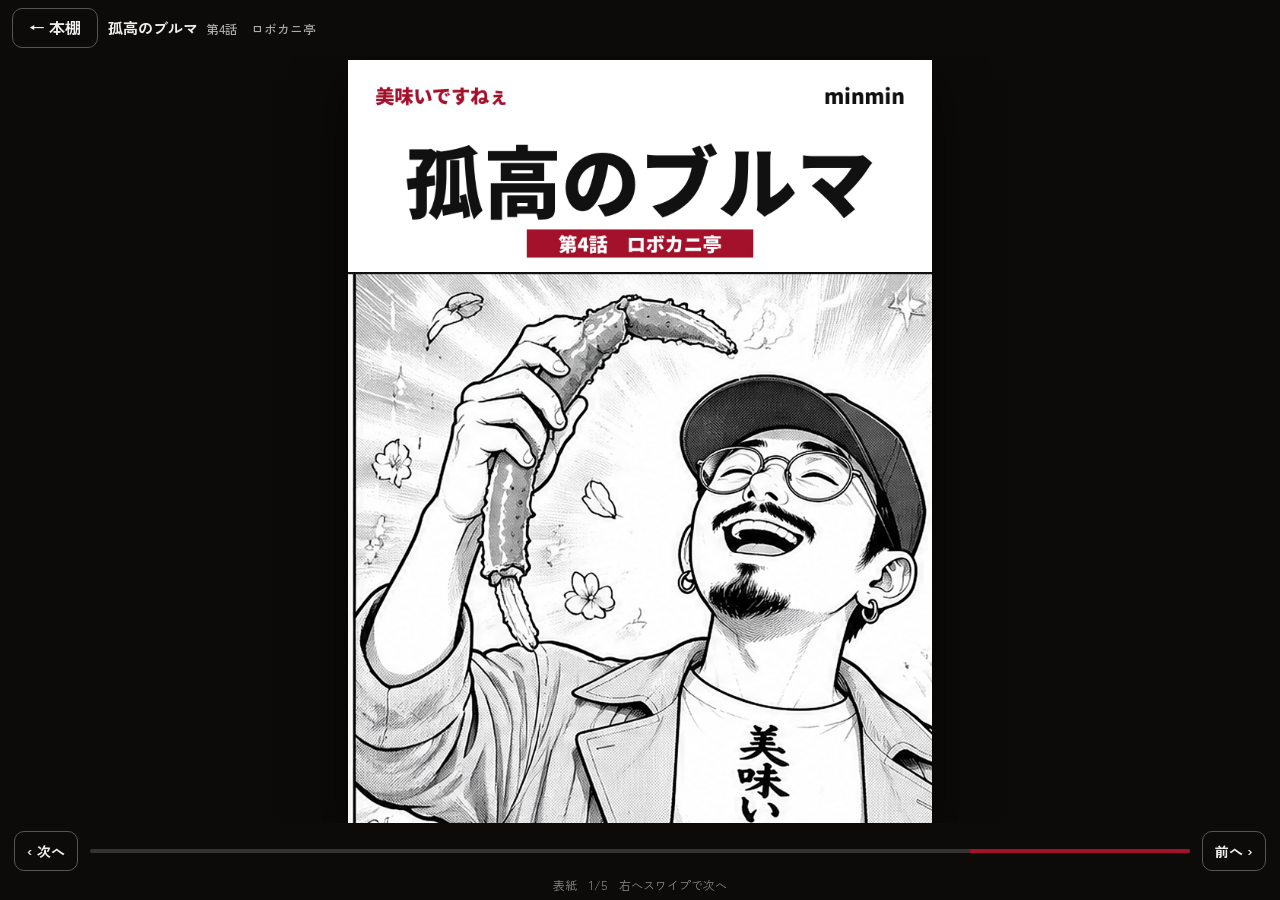
<file: manga/kokou-no-buruma-04/index.html>
<!DOCTYPE html>
<html lang="ja">
<head>
<meta charset="utf-8">
<meta name="viewport" content="width=device-width,initial-scale=1">
<title>孤高のブルマ　第4話　ロボカニ亭</title>
<base href="../">
<meta name="description" content="電子コミック『孤高のブルマ』第4話　ロボカニ亭。作 minmin × Claude。">
<meta property="og:type" content="book">
<meta property="og:title" content="孤高のブルマ　第4話　ロボカニ亭">
<meta property="og:description" content="電子コミック『孤高のブルマ』第4話　ロボカニ亭。作 minmin × Claude。">
<meta property="og:url" content="https://minmin4410.github.io/minmin-portfolio/manga/kokou-no-buruma-04/">
<meta property="og:image" content="https://minmin4410.github.io/minmin-portfolio/manga/kokou-no-buruma-04/banner.png">
<meta property="og:image:width" content="1200">
<meta property="og:image:height" content="675">
<meta name="twitter:card" content="summary_large_image">
<meta name="twitter:site" content="@minmin_4410">
<meta name="twitter:title" content="孤高のブルマ　第4話　ロボカニ亭">
<meta name="twitter:description" content="電子コミック『孤高のブルマ』第4話　ロボカニ亭。作 minmin × Claude。">
<meta name="twitter:image" content="https://minmin4410.github.io/minmin-portfolio/manga/kokou-no-buruma-04/banner.png">

<link rel="preconnect" href="https://fonts.googleapis.com">
<link rel="preconnect" href="https://fonts.gstatic.com" crossorigin>
<link href="https://fonts.googleapis.com/css2?family=Dela+Gothic+One&family=Reggae+One&family=Zen+Kaku+Gothic+New:wght@500;700;900&family=Zen+Old+Mincho:wght@700&display=swap" rel="stylesheet">
<style>
/*
VOICE: 町の古本屋の棚と、少年誌の誌面。遊び心はあるが道具として静か。
IDEA: 本棚から一冊抜いて、右から左へ見開きでめくる日本の漫画そのもの。
PICTURE: 本棚の背表紙と表紙、開くと白い見開きページとコマ枠。
COLOUR and TYPE: 生成り地×墨×深紅。見出しはDela Gothic One、セリフはZen Kaku Gothic、擬音はReggae One。
LAYOUT: 上に細い帯、本棚グリッド。読む画面は黒い台の上に見開きを最大表示。
*/
:root{color-scheme:light dark;--bg:light-dark(#f3ece0,#16120f);--ink:light-dark(#1b1613,#efe7da);--sub:light-dark(#6b5f55,#b3a698);--line:light-dark(#d8ccb9,#3a322b);--card:light-dark(#fffaf1,#211b17);--red:#a3122a;--red2:light-dark(#a3122a,#e0485e)}
:root[data-theme=light]{color-scheme:light}:root[data-theme=dark]{color-scheme:dark}
*{box-sizing:border-box;min-width:0}
body{margin:0;background:var(--bg);color:var(--ink);font:16px/1.6 "Zen Kaku Gothic New",system-ui,sans-serif;overflow-x:clip}
button,select,input,textarea{font:inherit;color:inherit}
button{cursor:pointer;min-height:44px;border-radius:10px;border:1.5px solid var(--ink);background:transparent;padding:0 16px;font-weight:700}
button.pri{background:var(--red);border-color:var(--red);color:#fff}
button:focus-visible,a:focus-visible,select:focus-visible,input:focus-visible,textarea:focus-visible{outline:3px solid var(--red2);outline-offset:2px}
.bar{display:flex;align-items:center;gap:12px;padding:10px max(4vw,14px);border-bottom:1px solid var(--line);flex-wrap:wrap}
.logo{font-family:"Dela Gothic One";font-size:22px;letter-spacing:.04em;text-decoration:none;color:var(--ink)}
.logo b{color:var(--red2);font-weight:400}
.bar nav{margin-inline-start:auto;display:flex;gap:8px;flex-wrap:wrap}
.bar nav a{padding:8px 14px;border-radius:999px;text-decoration:none;color:var(--ink);font-weight:700;font-size:15px}
.bar nav a[aria-current]{background:var(--ink);color:var(--bg)}
.band{padding:clamp(22px,4vw,48px) max(4vw,14px);max-width:1240px;margin:auto}
h1{font-family:"Dela Gothic One";font-weight:400;font-size:clamp(28px,4.5vw,44px);line-height:1.1;margin:0 0 6px;text-wrap:balance}
h2{font-size:20px;margin:28px 0 12px}
.lead{color:var(--sub);margin:0 0 22px;max-width:62ch}
/* 本棚 */
.shelf{display:grid;grid-template-columns:repeat(auto-fill,minmax(150px,1fr));align-items:end;gap:26px 20px;padding:26px 18px 0;background:linear-gradient(transparent calc(100% - 14px),light-dark(#8a6a4a,#4a382a) 0) ;background-size:100% 300px}
.book{display:block;text-align:start;border:0;padding:0;background:none;min-height:0;border-radius:0}
.cv{aspect-ratio:2/3;border-radius:3px 6px 6px 3px;box-shadow:0 10px 22px -10px #0009,inset 6px 0 0 #0002;overflow:hidden;transition:transform .25s}
.book:hover .cv{transform:translateY(-6px) rotate(-1deg)}
.book p{margin:10px 0 0;font-weight:700;font-size:15px;line-height:1.35}
.book small{color:var(--sub);font-size:13px}
.tag{display:inline-block;font-size:12px;padding:1px 8px;border-radius:999px;background:var(--red);color:#fff;margin-inline-start:6px;vertical-align:2px}
/* 自動表紙 */
.acv{position:relative;width:100%;height:100%;background:var(--red);color:#fff;display:flex;flex-direction:row-reverse;padding:8% 7%;gap:6%;container-type:inline-size}
.acv .t{writing-mode:vertical-rl;font-family:"Dela Gothic One";font-size:26cqw;line-height:1;letter-spacing:.02em;text-shadow:3px 3px 0 #000}
.acv .e{writing-mode:vertical-rl;font-size:7cqw;font-weight:900;background:#fff;color:#111;padding:4% 2%;align-self:flex-start}
.acv .a{position:absolute;left:7%;bottom:6%;font-size:7cqw;font-weight:900}
.acv .s{position:absolute;left:7%;top:8%;font-family:"Reggae One";font-size:9cqw;writing-mode:vertical-rl;color:#ffe9c9}
.acv img,.cv>img{width:100%;height:100%;object-fit:contain;display:block}
/* リーダー */
.reader{position:fixed;inset:0;background:#0d0b0a;color:#eee;display:flex;flex-direction:column;z-index:5}
.rtop{display:flex;align-items:center;gap:10px;padding:8px 12px;flex-wrap:wrap}
.rtop button{border-color:#555;color:#eee;min-height:40px}
.rtop .ti{font-weight:700;font-size:15px;flex:1}
.rtop .ti small{color:#aaa;font-weight:500;margin-inline-start:8px}
.stage{flex:1;position:relative;overflow:hidden;touch-action:none;user-select:none;-webkit-user-select:none}
.slide{position:absolute;inset:4px;display:grid;place-items:center;will-change:transform}
.frm{position:relative;overflow:hidden;background:#fff;box-shadow:0 20px 50px #000a}
.frm>img{display:block;max-width:none;pointer-events:none}
.frm>.pg,.frm>.dbl{width:100%;height:100%}
.dbl{display:flex;flex-direction:row-reverse}
.pg{flex:1;height:100%;background:#fff;color:#111;position:relative;container-type:inline-size;overflow:hidden}
.pg.half{background-size:200% 100%;background-repeat:no-repeat}
.dbl .pg+.pg{border-inline-end:1px solid #ddd}
.nm{position:absolute;inset:5.5% 6% 6.5%;display:grid;grid-template:repeat(12,1fr)/repeat(6,1fr);gap:2.2cqw 1.6cqw;direction:rtl}
.pn{border:.55cqw solid #111;position:relative;direction:ltr;overflow:hidden;background:#fff}
.pn.big{border-width:.8cqw}
.pn .d{position:absolute;left:2%;bottom:2%;right:40%;font-size:2.3cqw;line-height:1.35;color:#8a8580}
.bubs{position:absolute;inset:4% 4% auto auto;display:flex;flex-direction:row-reverse;flex-wrap:wrap;gap:2cqw;align-items:flex-start;max-width:92%;max-height:80%}
.b{writing-mode:vertical-rl;font-weight:700;font-size:3.1cqw;line-height:1.3;background:#fff;border:.4cqw solid #111;border-radius:50%;padding:3.2cqw 2.2cqw;max-height:30cqw}
.b.nar{border-radius:0;font-family:"Zen Old Mincho";font-weight:700;background:#fff}
.b.whis{border-style:dashed;font-size:2.6cqw;font-weight:500}
.b.big{font-size:5.2cqw;font-weight:900;padding:4cqw 3cqw;max-height:none}
.sfx{position:absolute;left:6%;top:40%;font-family:"Reggae One";font-size:10cqw;line-height:1;color:#111;-webkit-text-stroke:.5cqw #fff;paint-order:stroke fill;transform:rotate(-8deg);writing-mode:vertical-rl}
.big .sfx{font-size:15cqw;left:8%;top:18%}
.mark{position:absolute;left:0;top:0;font-size:2.2cqw;padding:.3cqw 1.2cqw;background:#111;color:#fff;font-weight:700}
.mark.h{background:var(--red)}
.ttl{position:absolute;left:5%;top:6%;writing-mode:vertical-rl;font-family:"Dela Gothic One";font-size:9cqw;line-height:1;color:var(--red);-webkit-text-stroke:.4cqw #fff;paint-order:stroke fill}
.end{position:absolute;left:4%;bottom:6%;font-family:"Dela Gothic One";font-size:6cqw;color:#111}
.nno{position:absolute;bottom:1.5%;font-size:2.4cqw;color:#999}
.pg:nth-child(odd) .nno{right:4%}.pg:nth-child(even) .nno{left:4%}
.rbot{display:flex;align-items:center;gap:12px;padding:8px 14px 4px}
.nb{border-color:#555;color:#eee;min-height:40px;padding:0 12px;font-size:14px}
.prog{flex:1;height:4px;background:#333;border-radius:4px;overflow:hidden}
.prog{direction:rtl}.prog i{display:block;height:100%;background:var(--red2);transition:width .25s}
.endc{display:grid;place-items:center;text-align:center}
.endin{width:80%;display:flex;flex-direction:column;align-items:center}
.endk{margin:0;font-size:4cqw;font-weight:700;color:#555}
.endt{margin:1cqw 0 5cqw;font-family:"Dela Gothic One";font-size:16cqw;line-height:1;color:#111}
.nx{display:flex;flex-direction:column;align-items:center;width:100%}
.nxc{width:42%;box-shadow:0 2cqw 4cqw -1cqw #0007;border-radius:1cqw;overflow:hidden}
.nxc{position:relative}.nxc img{position:absolute;inset:0;width:100%;height:100%;object-fit:contain;display:block}
.nxl{margin:4cqw 0 0;font-size:3.6cqw;color:#a3122a;font-weight:700}
.nxe{margin:.5cqw 0 3cqw;font-size:4.6cqw;font-weight:900;color:#111}
.nxb{background:#a3122a;border-color:#a3122a;color:#fff;font-size:max(15px,4cqw);padding:0 6cqw;min-height:44px}
.shb{margin-top:3cqw;border-color:#999;color:#333;font-size:max(14px,3.4cqw);min-height:44px}
.hint{font-size:12px;color:#888;text-align:center;padding-bottom:6px}
/* フォーム */
.form{display:grid;gap:14px;max-width:760px}
label{font-weight:700;font-size:15px;display:grid;gap:6px}
input,textarea,select{border:1.5px solid var(--line);background:var(--card);border-radius:10px;padding:10px 12px;font-size:16px}
textarea{min-height:140px;resize:vertical}
.row{display:flex;gap:10px;flex-wrap:wrap;align-items:center}
.rule{background:var(--card);border:1px solid var(--line);border-radius:14px;padding:16px 18px;font-size:15px}
.rule ul{margin:6px 0 0;padding-inline-start:1.2em}
.prm{background:var(--card);border:1px solid var(--line);border-radius:12px;padding:14px;margin-top:12px}
.prm pre{white-space:pre-wrap;font-size:14px;margin:8px 0;font-family:inherit}
.mini{display:flex;flex-direction:row-reverse;aspect-ratio:1.414;max-width:640px;border:1px solid var(--line);margin-top:10px}
.err{color:var(--red2);font-weight:700}
canvas{display:none;max-width:100%;height:auto;border-radius:8px;box-shadow:0 8px 24px -10px #0008;display:block}
.cols{display:grid;grid-template-columns:minmax(0,1fr) minmax(0,1fr);gap:24px}
@media(max-width:800px){.cols{grid-template-columns:minmax(0,1fr)}}
@media(max-width:600px){.shelf{grid-template-columns:repeat(2,minmax(0,1fr))}.bar nav a{padding:8px 10px}}
@media(prefers-reduced-motion:reduce){.cv{transition:none}}
</style>
</head>
<body>
<header class="bar">
 <a class="logo" href="#shelf">minminの漫画<b>工房</b></a>
 
</header>
<main id="main"></main>
<div id="rd"></div>
<script>if(!location.hash)history.replaceState(null,'','kokou-no-buruma-04/#kokou-no-buruma-04');</script>
<script>
{
const $=s=>document.querySelector(s);
const esc=s=>String(s??'').replace(/[&<>"']/g,c=>({'&':'&amp;','<':'&lt;','>':'&gt;','"':'&quot;',"'":'&#39;'}[c]));
let BOOKS=[],DRAFTS=[];
try{DRAFTS=JSON.parse(localStorage.getItem('mk-drafts')||'[]')}catch(e){}
const saveDrafts=()=>{try{localStorage.setItem('mk-drafts',JSON.stringify(DRAFTS))}catch(e){}};
const all=()=>[...BOOKS,...DRAFTS];

const autoCover=b=>`<div class="acv"><div class="t">${esc(b.title)}</div><div class="e">${esc(b.episode||'')}</div><div class="s">${esc(b.tagline||'')}</div><div class="a">${esc(b.author||'')}</div></div>`;
const coverHTML=b=>b.cover?`<img src="${esc(b.cover)}" alt="${esc(b.title)} 表紙">`:autoCover(b);

/* ---- 本棚 ---- */
function shelf(){
 const card=(b,d)=>`<button class="book" data-open="${esc(b.id)}"><div class="cv" style="aspect-ratio:${b.cw||2}/${b.ch||3}">${coverHTML(b)}</div><p>${esc(b.title)}${b.status?`<span class="tag">${esc(b.status)}</span>`:''}</p><small>${esc(b.episode||'')}${d?'・この端末の下書き':''}</small></button>`;
 $('#main').innerHTML=`<section class="band"><h1>本棚</h1><p class="lead">minminがClaudeと作る電子コミック。表紙をタップすると、右から左へ見開きで読めます。</p>
 <div class="shelf">${BOOKS.map(b=>card(b)).join('')}${DRAFTS.map(b=>card(b,1)).join('')}</div></section>`;
}

/* ---- ページ描画 ---- */
function pageHTML(sp,pi,b){
 const p=sp.pages[pi];
 if(sp.img){
  const pos=pi===0?'100% 0':'0 0';
  return `<div class="pg half" style="background-image:url('${esc(sp.img)}');background-position:${pos}"></div>`;
 }
 const pans=p.panels.map(x=>{
  const lines=(x.lines||[]).map(l=>`<div class="b ${esc(l.k||'say')}">${esc(l.t)}</div>`).join('');
  return `<div class="pn${x.big?' big':''}" style="grid-area:${esc(x.a)}">
   ${x.hook?'<span class="mark h">ヒキ</span>':x.big?'<span class="mark">見せ場</span>':''}
   ${x.title?`<div class="ttl">${esc(b.title)}</div>`:''}
   ${x.sfx?`<div class="sfx">${esc(x.sfx)}</div>`:''}
   <div class="bubs">${lines}</div>
   <div class="d">${esc(x.desc)}</div>
   ${x.end?'<div class="end">完</div>':''}</div>`}).join('');
 return `<div class="pg"><div class="nm">${pans}</div><span class="nno">${p.n}</span></div>`;
}
function coverPage(b){return `<div class="pg" style="padding:0">${coverHTML(b)}</div>`}

/* ---- リーダー ---- */
let R=null;
function openBook(id){
 const b=all().find(x=>x.id===id); if(!b)return;
 R={b,i:0};$('#rd').innerHTML='';
 if(location.hash!=='#'+id)history.replaceState(null,'','#'+id);
 drawReader();
}
function items(){
 const b=R.b,one=innerWidth<720||innerHeight>innerWidth*1.1;
 const list=[{k:'cover'}];
 b.spreads.forEach((s,si)=>{ if(one){list.push({k:'p',si,pi:0},{k:'p',si,pi:1})} else list.push({k:'s',si}) });
 list.push({k:'end'});
 return {list,one};
}
// 1枚分の中身と、その「本来の縦横比」を返す。比率は絶対に変えない
function frameOf(it){
 const b=R.b;
 if(it.k==='end')return{aw:.707,ah:1,html:endHTML()};
 if(it.k==='cover')return b.cover?{aw:b.cw||2,ah:b.ch||3,img:b.cover,x0:0,x1:b.cw||2,iw:b.cw||2}:{aw:2,ah:3,html:coverPage(b)};
 const sp=b.spreads[it.si];
 if(it.k==='s')return sp.img?{aw:sp.w,ah:sp.h,img:sp.img,x0:0,x1:sp.w,iw:sp.w}:{aw:1.414,ah:1,html:`<div class="dbl">${pageHTML(sp,0,b)}${pageHTML(sp,1,b)}</div>`};
 if(sp.img){const g=sp.gx||sp.w/2;const[x0,x1]=it.pi===0?[g,sp.w]:[0,g];return{aw:x1-x0,ah:sp.h,img:sp.img,x0,x1,iw:sp.w}}
 return{aw:.707,ah:1,html:pageHTML(sp,it.pi,b)};
}
function nextOf(b){const key=x=>x.series||x.title;const list=all().filter(x=>key(x)===key(b));const i=list.findIndex(x=>x.id===b.id);return i>=0?list[i+1]:null}
function endHTML(){
 const b=R.b,n=nextOf(b);
 return `<div class="pg endc"><div class="endin">
  <p class="endk">${esc(b.episode||b.title)}</p><p class="endt">完</p>
  ${n?`<div class="nx"><div class="nxc" style="aspect-ratio:${n.cw||2}/${n.ch||3}">${coverHTML(n)}</div>
   <p class="nxl">次の話</p><p class="nxe">${esc(n.episode||n.title)}</p>
   <button class="nxb" data-open="${esc(n.id)}">次の話を読む ‹</button></div>`
  :`<p class="nxl" style="margin-top:8cqw">次の話は準備中です</p>`}
  <button class="shb" data-close="1">本棚に戻る</button></div></div>`;
}
function frameHTML(f){
 if(f.img)return `<div class="frm" data-aw="${f.aw}" data-ah="${f.ah}" data-x0="${f.x0}" data-iw="${f.iw}"><img src="${esc(f.img)}" alt="" draggable="false"></div>`;
 return `<div class="frm" data-aw="${f.aw}" data-ah="${f.ah}">${f.html}</div>`;
}
function layout(){
 const s=$('#stg');if(!s)return;const SW=s.clientWidth-8,SH=s.clientHeight-8;
 s.querySelectorAll('.frm').forEach(f=>{
  const aw=+f.dataset.aw,ah=+f.dataset.ah;let h=SH,w=h*aw/ah;if(w>SW){w=SW;h=w*ah/aw}
  f.style.width=w+'px';f.style.height=h+'px';
  const im=f.querySelector(':scope>img');
  if(im){const k=h/ah;im.style.height=h+'px';im.style.width=(+f.dataset.iw*k)+'px';im.style.marginLeft=(-f.dataset.x0*k)+'px'}
 });
}
function labelOf(it){const b=R.b;return it.k==='end'?'おわり':it.k==='cover'?'表紙':it.k==='s'?b.spreads[it.si].label:`${b.spreads[it.si].label}（${it.pi?'左':'右'}ページ）`}
function drawReader(dir){
 if(!R){$('#rd').innerHTML='';return}
 const {list}=items(); R.i=Math.max(0,Math.min(R.i,list.length-1));
 const it=list[R.i],b=R.b;
 if(!$('.reader')){
  $('#rd').innerHTML=`<div class="reader" role="dialog" aria-label="${esc(b.title)}">
  <div class="rtop"><button id="cl">← 本棚</button><div class="ti">${esc(b.title)}<small>${esc(b.episode||'')}</small></div></div>
  <div class="stage" id="stg"><div class="slide" id="sl"></div></div>
  <div class="rbot"><button class="nb" id="nx" aria-label="次へ">‹ 次へ</button><div class="prog"><i id="pg"></i></div><button class="nb" id="pv" aria-label="前へ">前へ ›</button></div>
  <div class="hint" id="lb"></div></div>`;
  $('#cl').onclick=closeReader;
  $('#nx').onclick=()=>go(1);$('#pv').onclick=()=>go(-1);
  bindSwipe($('#stg'));
 }
 $('#sl').innerHTML=frameHTML(frameOf(it));
 layout();
 const sl=$('#sl');
 if(dir&&!matchMedia('(prefers-reduced-motion:reduce)').matches){
  sl.style.transition='none';sl.style.transform=`translateX(${dir>0?'-':''}40%)`;sl.style.opacity='0';
  requestAnimationFrame(()=>requestAnimationFrame(()=>{sl.style.transition='transform .28s ease,opacity .28s';sl.style.transform='none';sl.style.opacity='1'}));
 }else{sl.style.transition='none';sl.style.transform='none';sl.style.opacity='1'}
 $('#pg').style.width=(R.i+1)/list.length*100+'%';
 $('#lb').textContent=`${labelOf(it)}　${R.i+1}/${list.length}　右へスワイプで次へ`;
 // 次の画像を先読み
 const nx=list[R.i+1];if(nx){const f=frameOf(nx);if(f.img){const p=new Image();p.src=f.img}}
}
function bindSwipe(s){
 let x0=null,y0=0,dx=0,t0=0,drag=false;
 s.addEventListener('pointerdown',e=>{if(e.target.closest('button'))return;x0=e.clientX;y0=e.clientY;dx=0;t0=Date.now();drag=false;s.setPointerCapture(e.pointerId)});
 s.addEventListener('pointermove',e=>{if(x0==null)return;dx=e.clientX-x0;if(Math.abs(dx)>8)drag=true;if(drag){const sl=$('#sl');sl.style.transition='none';sl.style.transform=`translateX(${dx}px)`;sl.style.opacity=String(1-Math.min(.5,Math.abs(dx)/600))}});
 const end=e=>{if(x0==null)return;const dt=Date.now()-t0,W=s.clientWidth;const sx=x0;x0=null;
  if(drag&&(Math.abs(dx)>W*.18||(Math.abs(dx)>30&&dt<300))){const d=dx>0?1:-1;if(!go(d))snap()}
  else if(!drag){ // タップ：左側で次、右側で前
   const r=s.getBoundingClientRect(),p=(sx-r.left)/r.width;if(p<.35)go(1);else if(p>.65)go(-1)}
  else snap()};
 s.addEventListener('pointerup',end);s.addEventListener('pointercancel',()=>{x0=null;snap()});
}
function snap(){const sl=$('#sl');if(!sl)return;sl.style.transition='transform .2s,opacity .2s';sl.style.transform='none';sl.style.opacity='1'}
function go(d){if(!R)return false;const n=items().list.length;const j=R.i+d;if(j<0||j>=n)return false;R.i=j;drawReader(d);return true}
function closeReader(){R=null;$('#rd').innerHTML='';history.replaceState(null,'','#shelf');route()}
addEventListener('keydown',e=>{if(!R)return;if(e.key==='ArrowLeft')go(1);if(e.key==='ArrowRight')go(-1);if(e.key==='Escape')closeReader()});
let lastOne=null;
addEventListener('resize',()=>{if(!R)return;const one=items().one;if(one!==lastOne){lastOne=one;$('#rd').innerHTML='';R.i=0;drawReader()}else layout()});

/* ---- ネームを作る ---- */
const RULES=`あなたは日本の少年誌・青年誌の漫画編集者兼ネーム作家です。以下のルールで、あらすじから見開き単位のネームを作ります。
【読み順】日本の漫画は右から左。見開きは右ページ→左ページ。各ページ内は右上→左へ、次の段へ下がって右→左。
【コマ座標】各ページは12行×6列のグリッド。列1が一番右、列6が一番左（右から数える）。コマはCSSのgrid-area形式 "行開始/列開始/行終了/列終了"（終了は+1した線番号。例: 上半分全幅 "1/1/7/7"）。コマ同士を重ねない。1ページ3〜6コマ。
【演出】見せ場は大ゴマ(big:true)。最大の見せ場は「ページをめくった直後」の右ページ上部に置く。各見開きの左ページ左下（最終行・列4〜6側の最後のコマ）には次が気になる「ヒキ」(hook:true)を置く。定番ギャグは毎回同じ型で繰り返す。擬音(sfx)は短いカタカナ。
【セリフ】lines の k は say(台詞) / whis(ひそひそ・心の声) / nar(ナレーション) / big(決め台詞)。1つ15字程度まで。
【画像プロンプト】各見開きに、画像生成AI用の日本語プロンプト(prompt)を書く。「日本の漫画の見開き2ページ、モノクロ、Gペンとスクリーントーン、右から左へ読むコマ割り、白い空の吹き出し」を含め、右ページと左ページのコマ内容を順に具体的に描写する。キャラの外見は毎回明記する。
出力はJSONのみ: {"title":"","episode":"","tagline":"","spreads":[{"label":"","prompt":"","pages":[{"n":1,"panels":[{"a":"1/1/7/7","big":true,"hook":false,"title":false,"end":false,"desc":"絵の説明","sfx":"","lines":[{"t":"","k":"say"}]}]},{"n":2,"panels":[...]}]}]}  最初の見開きの最初のコマに title:true、最後のコマに end:true。`;
let SAMPLE=null;
function newView(){
 $('#main').innerHTML=`<section class="band"><h1>ネームを作る</h1><p class="lead">あらすじを書くと、Claudeが日本の漫画の作法でコマ割り・セリフ・見開きごとの画像プロンプトまで組み立てます。できたネームはこの端末の本棚に下書きとして入ります。</p>
 <div class="cols"><form class="form" id="nf">
  <label>タイトル<input id="f-t" required placeholder="例：孤高のブルマ"></label>
  <label>話数・サブタイトル<input id="f-e" placeholder="例：第2話　深夜のラーメン"></label>
  <label>登場人物（見た目・口調）<textarea id="f-c" style="min-height:90px" placeholder="例：紺キャップ、丸メガネ、あごひげ、ベージュのコートに紺ブルマと白靴下。丁寧語で独り言が多い"></textarea></label>
  <label>あらすじ<textarea id="f-s" required placeholder="起承転結をざっくり。見せたい場面や定番ネタも書く"></textarea></label>
  <div class="row"><label style="display:flex;align-items:center;gap:8px">見開き数<select id="f-n"><option>2</option><option selected>3</option><option>4</option></select></label>
  <button class="pri" id="gen">ネームを作る</button></div>
  <p id="st" aria-live="polite"></p></form>
  <div class="rule"><b>このツールが守る作法</b><ul>
   <li>右上→左→下の段へ、右から左に読む</li><li>見せ場は大ゴマ。最大の見せ場はページをめくった直後の右ページ</li>
   <li>見開きの左下には次をめくりたくなる「ヒキ」</li><li>定番ギャグは毎回同じ型で繰り返す</li>
   <li>絵の中の吹き出しは空にして、文字は後から縦書きで正確に入れる</li></ul>
   <p style="margin:12px 0 0;color:var(--sub);font-size:14px">キャラや背景、ロゴの画像はチャットに添付してください。生成した見開き画像を添付すると、セリフを入れて本棚に並べます。</p></div></div>
 <div id="out"></div></section>`;
 $('#nf').onsubmit=async e=>{e.preventDefault();
  const st=$('#st');if(!SAMPLE){st.innerHTML='<span class="err">この表示ではClaudeを呼び出せません。claude.aiでこのページを開いてください。</span>';return}
  const n=$('#f-n').value;
  const input=`${RULES}\n\n# 依頼\nタイトル: ${$('#f-t').value}\n話数: ${$('#f-e').value}\n見開き数: ${n}（${n*2}ページ）\n登場人物: ${$('#f-c').value}\nあらすじ:\n${$('#f-s').value}`;
  $('#gen').disabled=true;st.textContent='ネームを組んでいます…（1分ほどかかります）';
  try{
   const v=await SAMPLE.json(input,{modelTier:'complex'});
   const b={id:'d'+Date.now(),author:'minmin',status:'下書き',cover:null,...v,title:v.title||$('#f-t').value};
   b.spreads=(b.spreads||[]).map(s=>({img:null,...s}));
   DRAFTS.unshift(b);saveDrafts();st.textContent='できました。本棚にも入りました。';showDraft(b);
  }catch(err){st.innerHTML=`<span class="err">${err.code==='rate_limited'?'混み合っています。少し待ってからもう一度押してください。':err.code==='not_granted'?'Claudeの呼び出しが許可されませんでした。':'うまく作れませんでした。もう一度お試しください。'}</span>`}
  $('#gen').disabled=false};
}
function showDraft(b){
 $('#out').innerHTML=`<h2>${esc(b.title)}　${esc(b.episode||'')}</h2><button data-open="${esc(b.id)}" class="pri">読んでみる</button>
 ${b.spreads.map((s,i)=>`<div class="prm"><b>${esc(s.label||'見開き'+(i+1))}</b><div class="mini">${pageHTML(s,0,b)}${pageHTML(s,1,b)}</div>
  <pre id="p${i}">${esc(s.prompt||'')}</pre><button data-copy="p${i}">プロンプトをコピー</button></div>`).join('')}`;
}

/* ---- Xバナー ---- */
let DL=null;
function bannerView(){
 const opts=all().map(b=>`<option value="${esc(b.id)}">${esc(b.title)}　${esc(b.episode||'')}</option>`).join('');
 $('#main').innerHTML=`<section class="band"><h1>Xバナー</h1><p class="lead">投稿用の横長バナー（1200×675）を表紙とタイトルから作ります。Xに投稿するときはこの画像を添付し、本文に作品のリンクを貼ってください。</p>
 <div class="row" style="margin-bottom:14px"><select id="bsel" aria-label="作品">${opts}</select>
 <button id="bsave" class="pri" hidden>画像を保存</button></div>
 <canvas id="cv" width="1200" height="675"></canvas><img id="bimg" alt="バナー画像" style="max-width:100%;border-radius:8px;box-shadow:0 8px 24px -10px #0008"><p id="bst" style="color:var(--sub);font-size:14px">スマホは画像を長押しでも保存できます。</p></section>`;
 $('#bsel').onchange=drawBanner;drawBanner();
 if(DL)$('#bsave').hidden=false;
 $('#bsave').onclick=()=>{$('#cv').toBlob(async bl=>{try{await DL.save({filename:'banner.png',data:bl})}catch(e){$('#bst').textContent='保存がキャンセルされました。画像の長押しでも保存できます。'}},'image/png')};
}
async function drawBanner(){
 const b=all().find(x=>x.id===$('#bsel')?.value)||all()[0];if(!b)return;
 const c=$('#cv'),g=c.getContext('2d'),W=1200,H=675;
 try{await Promise.all(['72px "Dela Gothic One"','40px "Reggae One"','700 30px "Zen Kaku Gothic New"'].map(f=>document.fonts.load(f,b.title+b.episode)))}catch(e){}
 g.fillStyle='#f3ece0';g.fillRect(0,0,W,H);
 // 集中線
 g.save();g.translate(330,337);g.strokeStyle='#a3122a22';for(let i=0;i<90;i++){g.rotate(Math.PI*2/90);g.lineWidth=2+(i%3)*2;g.beginPath();g.moveTo(180,0);g.lineTo(900,0);g.stroke()}g.restore();
 g.fillStyle='#a3122a';g.fillRect(0,0,W,22);g.fillRect(0,H-22,W,22);
 // 表紙
 const ch=555,cw=b.cover&&b.cw?Math.round(ch*b.cw/b.ch):370,cx=80,cy=60;
 g.fillStyle='#0004';g.fillRect(cx+12,cy+14,cw,ch);
 if(b.cover){await new Promise(r=>{const im=new Image();im.onload=()=>{const s=Math.min(cw/im.width,ch/im.height),w=im.width*s,h=im.height*s;g.save();g.beginPath();g.rect(cx,cy,cw,ch);g.clip();g.drawImage(im,cx+(cw-w)/2,cy+(ch-h)/2,w,h);g.restore();r()};im.onerror=r;im.src=b.cover})}
 else{g.fillStyle='#a3122a';g.fillRect(cx,cy,cw,ch);g.fillStyle='#fff';const tc=[...b.title],tz=Math.min(92,Math.floor((ch-130)/tc.length));g.font=tz+'px "Dela Gothic One"';g.textAlign='center';tc.forEach((ch2,i)=>g.fillText(ch2,cx+cw-80,cy+40+tz+i*tz*1.04));g.font='700 28px "Zen Kaku Gothic New"';g.textAlign='left';g.fillText(b.author||'',cx+24,cy+ch-28)}
 g.strokeStyle='#1b1613';g.lineWidth=5;g.strokeRect(cx,cy,cw,ch);
 // 文字
 g.textAlign='left';g.fillStyle='#1b1613';
 const TX=cx+cw+56,TW=W-TX-50;let fs=Math.min(130,Math.floor(TW/[...b.title].length));g.font=`${fs}px "Dela Gothic One"`;g.fillText(b.title,TX,250);
 g.font='700 38px "Zen Kaku Gothic New"';g.fillText(b.episode||'',TX+4,320);
 if(b.tagline){g.save();g.translate(TX+10,450);g.rotate(-.05);g.font=Math.min(64,Math.floor(TW/((b.tagline.length+2)*1.05)))+'px "Reggae One"';g.lineWidth=12;g.strokeStyle='#fff';g.strokeText('「'+b.tagline+'」',0,0);g.fillStyle='#a3122a';g.fillText('「'+b.tagline+'」',0,0);g.restore()}
 g.fillStyle='#1b1613';g.fillRect(TX,540,TW,64);g.fillStyle='#fff';g.font='700 28px "Zen Kaku Gothic New"';g.fillText(`電子コミック　｜　作 ${b.author||''} × Claude`,TX+22,583);
 try{$('#bimg').src=c.toDataURL('image/png')}catch(e){}
}

/* ---- ルーティング ---- */
function route(){
 const h=location.hash.slice(1)||'shelf';
 document.querySelectorAll('nav a').forEach(a=>a.toggleAttribute('aria-current',a.dataset.v===h));
 {shelf();if(all().some(b=>b.id===h))openBook(h)}
}
addEventListener('hashchange',()=>{if(R&&location.hash.slice(1)===R.b.id)return;R=null;drawReader();route()});
document.addEventListener('click',e=>{
 const o=e.target.closest('[data-open]');if(o){openBook(o.dataset.open);return}
 const cz=e.target.closest('[data-close]');if(cz){closeReader();return}
 const c=e.target.closest('[data-copy]');if(c){navigator.clipboard.writeText($('#'+c.dataset.copy).textContent).then(()=>{c.textContent='コピーしました'},()=>{c.textContent='長押しで選択してコピーしてください'})}
});
fetch('books.json').then(r=>r.json()).then(d=>{BOOKS=d;route()}).catch(()=>{$('#main').innerHTML='<p class="band err">本棚を読み込めませんでした。</p>'});
}
</script>
</body>
</html>
</file>
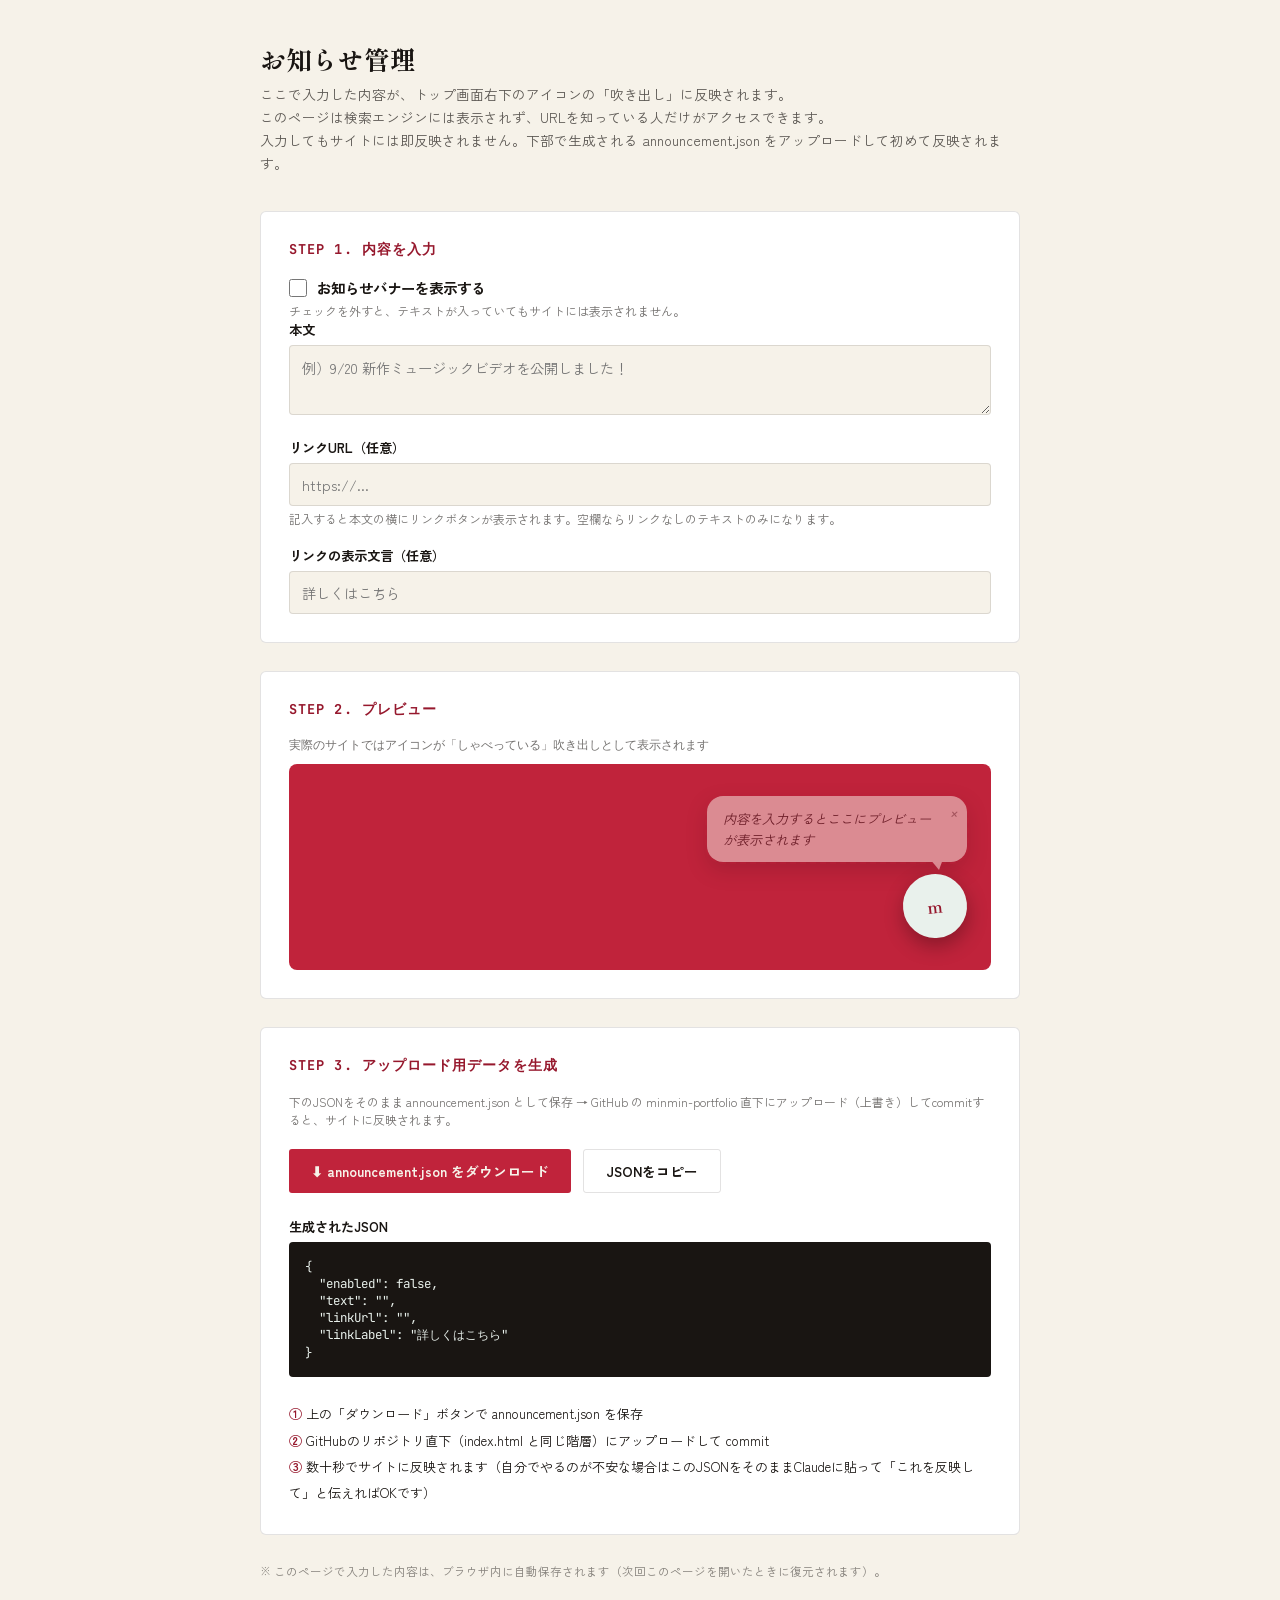
<file: admin.html>
<!DOCTYPE html>
<html lang="ja">
<head>
<meta charset="UTF-8">
<meta name="viewport" content="width=device-width, initial-scale=1.0">
<meta name="robots" content="noindex, nofollow">
<title>minmin portfolio | お知らせ管理</title>
<link rel="preconnect" href="https://fonts.googleapis.com">
<link href="https://fonts.googleapis.com/css2?family=Shippori+Mincho:wght@400;500;600;700&family=Zen+Kaku+Gothic+New:wght@400;500;700;900&family=JetBrains+Mono:wght@400;500&display=swap" rel="stylesheet">
<style>
  :root{
    --red: #C0233B;
    --red-deep: #96182D;
    --mint: #B9D2C4;
    --mint-pale: #E9F1EC;
    --ink: #191512;
    --paper: #F6F2E9;
    --amber: #E0A83E;
    --line: rgba(25,21,18,0.12);
  }
  *{box-sizing:border-box; margin:0; padding:0;}
  body{
    background:var(--paper);
    color:var(--ink);
    font-family:'Zen Kaku Gothic New', sans-serif;
    padding:40px 20px 100px;
  }
  .wrap{max-width:760px; margin:0 auto;}
  h1{
    font-family:'Shippori Mincho', serif;
    font-size:1.6rem;
    margin-bottom:6px;
  }
  .lead{font-size:0.85rem; opacity:0.7; margin-bottom:36px; line-height:1.7;}
  .card{
    background:#fff;
    border:1px solid var(--line);
    border-radius:6px;
    padding:28px;
    margin-bottom:28px;
  }
  .card h2{
    font-family:'JetBrains Mono', monospace;
    font-size:0.85rem;
    letter-spacing:0.08em;
    text-transform:uppercase;
    color:var(--red-deep);
    margin-bottom:18px;
  }
  label{
    display:block;
    font-size:0.82rem;
    font-weight:700;
    margin-bottom:6px;
    margin-top:18px;
  }
  label:first-of-type{margin-top:0;}
  .hint{font-size:0.75rem; opacity:0.6; margin-top:4px; line-height:1.5;}
  input[type=text], textarea{
    width:100%;
    border:1px solid var(--line);
    border-radius:4px;
    padding:10px 12px;
    font-family:'Zen Kaku Gothic New', sans-serif;
    font-size:0.9rem;
    background:var(--paper);
    color:var(--ink);
  }
  textarea{resize:vertical; min-height:70px; line-height:1.6;}
  input[type=text]:focus, textarea:focus{outline:2px solid var(--red); outline-offset:1px;}
  .toggle-row{
    display:flex; align-items:center; gap:10px;
    margin-bottom:4px;
  }
  .toggle-row input{width:18px; height:18px;}
  .toggle-row span{font-size:0.9rem; font-weight:700;}

  /* --- preview (吹き出し) --- */
  .preview-label{font-size:0.75rem; opacity:0.6; margin-bottom:10px; font-family:'JetBrains Mono', monospace;}
  .preview-stage{
    background:var(--red);
    border-radius:8px;
    padding:32px 24px;
    display:flex;
    justify-content:flex-end;
  }
  .preview-hanko-wrap{display:flex; flex-direction:column; align-items:flex-end;}
  .banner-preview{
    position:relative;
    margin-bottom:12px;
    max-width:260px;
    width:max-content;
    background:var(--paper);
    color:var(--ink);
    font-size:0.82rem;
    line-height:1.6;
    padding:12px 30px 12px 16px;
    border-radius:16px;
    box-shadow:0 8px 20px rgba(0,0,0,0.25);
    font-family:'Zen Kaku Gothic New', sans-serif;
  }
  .banner-preview.empty{opacity:0.5; font-style:italic;}
  .banner-preview a{color:var(--red-deep); text-decoration:underline; font-weight:700;}
  .banner-preview .x{
    position:absolute; top:6px; right:8px;
    font-family:'JetBrains Mono', monospace; font-size:0.9rem; opacity:0.5; cursor:pointer;
  }
  .banner-preview .tail{
    position:absolute; bottom:-8px; right:24px;
    width:0; height:0;
    border-left:9px solid transparent;
    border-right:4px solid transparent;
    border-top:11px solid var(--paper);
  }
  .preview-hanko{
    width:64px; height:64px;
    border-radius:50%;
    background:var(--mint-pale);
    border:3px solid var(--mint-pale);
    box-shadow:0 8px 20px rgba(0,0,0,0.3);
    display:flex; align-items:center; justify-content:center;
    font-family:'Shippori Mincho', serif;
    font-weight:700;
    color:var(--red-deep);
    transform:rotate(-6deg);
  }

  .btn{
    font-family:'Zen Kaku Gothic New', sans-serif;
    font-weight:700;
    font-size:0.85rem;
    padding:11px 22px;
    border-radius:3px;
    border:none;
    cursor:pointer;
    transition:transform 0.15s ease, opacity 0.15s ease;
    display:inline-flex; align-items:center; gap:6px;
  }
  .btn:hover{transform:translateY(-1px);}
  .btn-primary{background:var(--red); color:var(--paper);}
  .btn-ghost{background:transparent; color:var(--ink); border:1px solid var(--line);}
  .btn-row{display:flex; gap:12px; margin-top:20px; flex-wrap:wrap;}

  .json-box{
    width:100%;
    font-family:'JetBrains Mono', monospace;
    font-size:0.78rem;
    background:var(--ink);
    color:var(--mint-pale);
    border:none;
    border-radius:4px;
    padding:16px;
    min-height:130px;
    white-space:pre;
    overflow-x:auto;
  }
  .copied-msg{
    font-size:0.78rem; color:var(--red-deep); font-weight:700;
    margin-left:10px; opacity:0; transition:opacity 0.2s ease;
  }
  .copied-msg.show{opacity:1;}

  .steps{
    font-size:0.82rem; line-height:2;
  }
  .steps b{color:var(--red-deep);}

  .savebar{
    font-size:0.72rem; opacity:0.5; margin-top:10px;
  }
</style>
</head>
<body>
<div class="wrap">
  <h1>お知らせ管理</h1>
  <p class="lead">
    ここで入力した内容が、トップ画面右下のアイコンの「吹き出し」に反映されます。<br>
    このページは検索エンジンには表示されず、URLを知っている人だけがアクセスできます。<br>
    入力してもサイトには即反映されません。下部で生成される announcement.json をアップロードして初めて反映されます。
  </p>

  <div class="card">
    <h2>Step 1. 内容を入力</h2>

    <div class="toggle-row">
      <input type="checkbox" id="enabled">
      <span>お知らせバナーを表示する</span>
    </div>
    <p class="hint">チェックを外すと、テキストが入っていてもサイトには表示されません。</p>

    <label for="text">本文</label>
    <textarea id="text" placeholder="例）9/20 新作ミュージックビデオを公開しました！"></textarea>

    <label for="linkUrl">リンクURL（任意）</label>
    <input type="text" id="linkUrl" placeholder="https://...">
    <p class="hint">記入すると本文の横にリンクボタンが表示されます。空欄ならリンクなしのテキストのみになります。</p>

    <label for="linkLabel">リンクの表示文言（任意）</label>
    <input type="text" id="linkLabel" placeholder="詳しくはこちら">
  </div>

  <div class="card">
    <h2>Step 2. プレビュー</h2>
    <p class="preview-label">実際のサイトではアイコンが「しゃべっている」吹き出しとして表示されます</p>
    <div class="preview-stage">
      <div class="preview-hanko-wrap">
        <div class="banner-preview empty" id="preview">
          内容を入力するとここにプレビューが表示されます
          <span class="x">×</span>
          <span class="tail"></span>
        </div>
        <div class="preview-hanko">m</div>
      </div>
    </div>
  </div>

  <div class="card">
    <h2>Step 3. アップロード用データを生成</h2>
    <p class="hint" style="margin-top:0;">下のJSONをそのまま announcement.json として保存 → GitHub の minmin-portfolio 直下にアップロード（上書き）してcommitすると、サイトに反映されます。</p>
    <div class="btn-row">
      <button class="btn btn-primary" id="downloadBtn">⬇ announcement.json をダウンロード</button>
      <button class="btn btn-ghost" id="copyBtn">JSONをコピー</button>
      <span class="copied-msg" id="copiedMsg">コピーしました</span>
    </div>
    <label style="margin-top:24px;">生成されたJSON</label>
    <div class="json-box" id="jsonOut"></div>

    <div style="margin-top:24px;" class="steps">
      <b>①</b> 上の「ダウンロード」ボタンで announcement.json を保存<br>
      <b>②</b> GitHubのリポジトリ直下（index.html と同じ階層）にアップロードして commit<br>
      <b>③</b> 数十秒でサイトに反映されます（自分でやるのが不安な場合はこのJSONをそのままClaudeに貼って「これを反映して」と伝えればOKです）
    </div>
  </div>

  <p class="savebar">※ このページで入力した内容は、ブラウザ内に自動保存されます（次回このページを開いたときに復元されます）。</p>
</div>

<script>
  const els = {
    enabled: document.getElementById('enabled'),
    text: document.getElementById('text'),
    linkUrl: document.getElementById('linkUrl'),
    linkLabel: document.getElementById('linkLabel'),
    preview: document.getElementById('preview'),
    jsonOut: document.getElementById('jsonOut'),
    downloadBtn: document.getElementById('downloadBtn'),
    copyBtn: document.getElementById('copyBtn'),
    copiedMsg: document.getElementById('copiedMsg'),
  };

  const STORAGE_KEY = 'minmin_admin_announcement_draft';

  function loadDraft(){
    try{
      const raw = localStorage.getItem(STORAGE_KEY);
      if(!raw) return;
      const data = JSON.parse(raw);
      els.enabled.checked = !!data.enabled;
      els.text.value = data.text || '';
      els.linkUrl.value = data.linkUrl || '';
      els.linkLabel.value = data.linkLabel || '';
    }catch(e){ /* ignore */ }
  }

  function currentData(){
    return {
      enabled: els.enabled.checked,
      text: els.text.value.trim(),
      linkUrl: els.linkUrl.value.trim(),
      linkLabel: els.linkLabel.value.trim() || '詳しくはこちら',
    };
  }

  function saveDraft(data){
    try{ localStorage.setItem(STORAGE_KEY, JSON.stringify(data)); }catch(e){ /* ignore */ }
  }

  function escapeHtml(s){
    return String(s || '').replace(/&/g,'&amp;').replace(/</g,'&lt;').replace(/>/g,'&gt;').replace(/"/g,'&quot;');
  }

  function render(){
    const data = currentData();
    saveDraft(data);

    // preview
    if(!data.text){
      els.preview.classList.add('empty');
      els.preview.innerHTML = '内容を入力するとここにプレビューが表示されます<span class="x">×</span><span class="tail"></span>';
    } else {
      els.preview.classList.remove('empty');
      let html = escapeHtml(data.text);
      if(data.linkUrl){
        html += ' <a href="' + escapeHtml(data.linkUrl) + '" target="_blank" rel="noopener">' + escapeHtml(data.linkLabel) + '</a>';
      }
      html += '<span class="x">×</span><span class="tail"></span>';
      els.preview.innerHTML = html;
    }
    if(!data.enabled){
      els.preview.style.outline = '2px dashed rgba(192,35,59,0.4)';
    } else {
      els.preview.style.outline = 'none';
    }

    // json
    els.jsonOut.textContent = JSON.stringify(data, null, 2);
  }

  ['input','change'].forEach(evt => {
    els.enabled.addEventListener(evt, render);
    els.text.addEventListener(evt, render);
    els.linkUrl.addEventListener(evt, render);
    els.linkLabel.addEventListener(evt, render);
  });

  els.downloadBtn.addEventListener('click', () => {
    const data = currentData();
    const blob = new Blob([JSON.stringify(data, null, 2)], {type: 'application/json'});
    const url = URL.createObjectURL(blob);
    const a = document.createElement('a');
    a.href = url;
    a.download = 'announcement.json';
    document.body.appendChild(a);
    a.click();
    document.body.removeChild(a);
    URL.revokeObjectURL(url);
  });

  els.copyBtn.addEventListener('click', async () => {
    const data = currentData();
    try{
      await navigator.clipboard.writeText(JSON.stringify(data, null, 2));
      els.copiedMsg.classList.add('show');
      setTimeout(() => els.copiedMsg.classList.remove('show'), 1800);
    }catch(e){
      alert('コピーに失敗しました。JSON欄を手動で選択してコピーしてください。');
    }
  });

  loadDraft();
  render();
</script>
</body>
</html>
</file>
